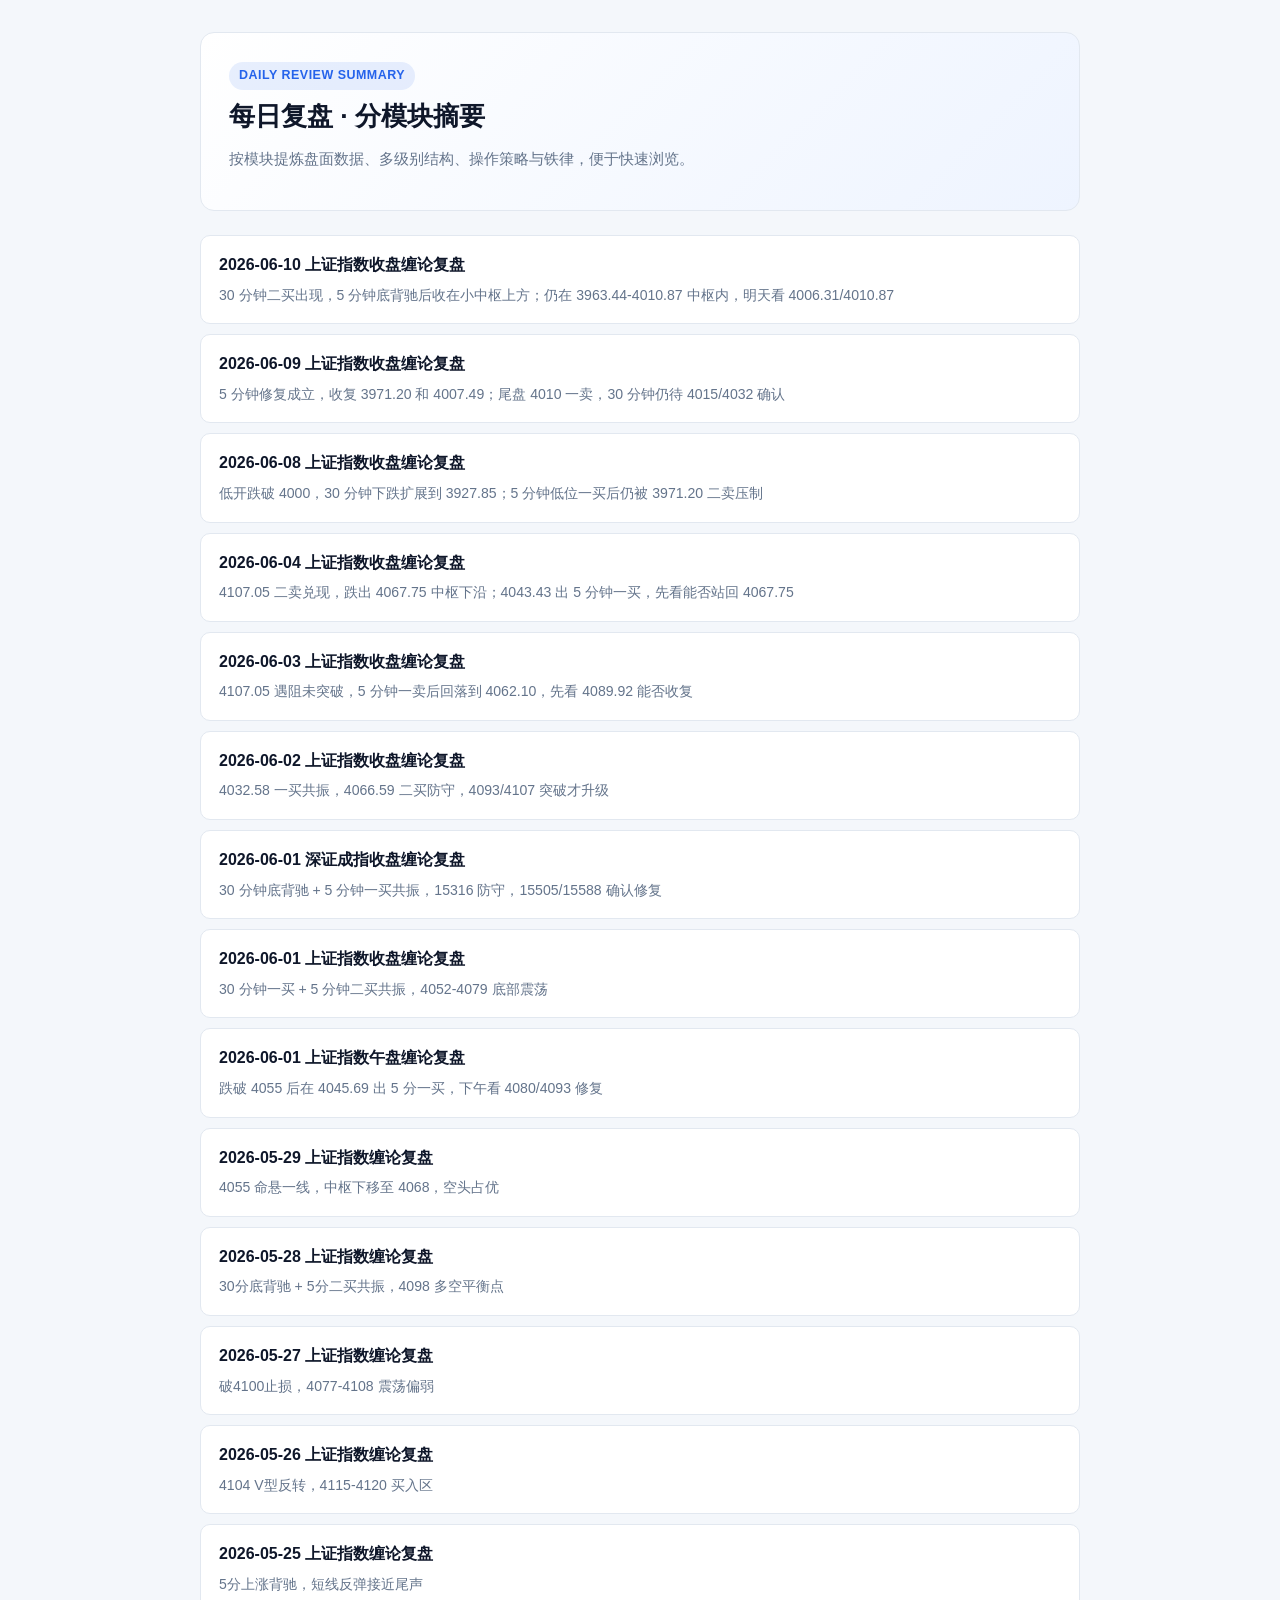
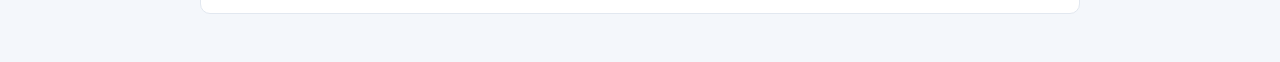
<file: public/daily-review-summaries/index.html>
<!DOCTYPE html>
<html lang="zh-CN">
<head>
  <meta charset="UTF-8">
  <meta name="viewport" content="width=device-width, initial-scale=1.0">
  <title>每日复盘 · 分模块摘要</title>
  <link rel="stylesheet" href="summary.css">
</head>
<body>
  <main class="page">
    <section class="hero">
      <div class="badge">Daily Review Summary</div>
      <h1>每日复盘 · 分模块摘要</h1>
      <p class="meta">按模块提炼盘面数据、多级别结构、操作策略与铁律，便于快速浏览。</p>
    </section>

    <nav class="index-list" aria-label="复盘摘要列表">
      <a class="index-item" href="2026-06-10-上证指数收盘缠论复盘-summary.html">
        <strong>2026-06-10 上证指数收盘缠论复盘</strong>
        <span>30 分钟二买出现，5 分钟底背驰后收在小中枢上方；仍在 3963.44-4010.87 中枢内，明天看 4006.31/4010.87</span>
      </a>
      <a class="index-item" href="2026-06-09-上证指数收盘缠论复盘-summary.html">
        <strong>2026-06-09 上证指数收盘缠论复盘</strong>
        <span>5 分钟修复成立，收复 3971.20 和 4007.49；尾盘 4010 一卖，30 分钟仍待 4015/4032 确认</span>
      </a>
      <a class="index-item" href="2026-06-08-上证指数收盘缠论复盘-summary.html">
        <strong>2026-06-08 上证指数收盘缠论复盘</strong>
        <span>低开跌破 4000，30 分钟下跌扩展到 3927.85；5 分钟低位一买后仍被 3971.20 二卖压制</span>
      </a>
      <a class="index-item" href="2026-06-04-上证指数收盘缠论复盘-summary.html">
        <strong>2026-06-04 上证指数收盘缠论复盘</strong>
        <span>4107.05 二卖兑现，跌出 4067.75 中枢下沿；4043.43 出 5 分钟一买，先看能否站回 4067.75</span>
      </a>
      <a class="index-item" href="2026-06-03-上证指数收盘缠论复盘-summary.html">
        <strong>2026-06-03 上证指数收盘缠论复盘</strong>
        <span>4107.05 遇阻未突破，5 分钟一卖后回落到 4062.10，先看 4089.92 能否收复</span>
      </a>
      <a class="index-item" href="2026-06-02-上证指数收盘缠论复盘-summary.html">
        <strong>2026-06-02 上证指数收盘缠论复盘</strong>
        <span>4032.58 一买共振，4066.59 二买防守，4093/4107 突破才升级</span>
      </a>
      <a class="index-item" href="2026-06-01-深证成指收盘缠论复盘-summary.html">
        <strong>2026-06-01 深证成指收盘缠论复盘</strong>
        <span>30 分钟底背驰 + 5 分钟一买共振，15316 防守，15505/15588 确认修复</span>
      </a>
      <a class="index-item" href="2026-06-01-上证指数收盘缠论复盘-summary.html">
        <strong>2026-06-01 上证指数收盘缠论复盘</strong>
        <span>30 分钟一买 + 5 分钟二买共振，4052-4079 底部震荡</span>
      </a>
      <a class="index-item" href="2026-06-01-上证指数午盘缠论复盘-summary.html">
        <strong>2026-06-01 上证指数午盘缠论复盘</strong>
        <span>跌破 4055 后在 4045.69 出 5 分一买，下午看 4080/4093 修复</span>
      </a>
      <a class="index-item" href="2026-05-29-shanghai-index-chan-review-summary.html">
        <strong>2026-05-29 上证指数缠论复盘</strong>
        <span>4055 命悬一线，中枢下移至 4068，空头占优</span>
      </a>
      <a class="index-item" href="2026-05-28-shanghai-index-chan-review-summary.html">
        <strong>2026-05-28 上证指数缠论复盘</strong>
        <span>30分底背驰 + 5分二买共振，4098 多空平衡点</span>
      </a>
      <a class="index-item" href="2026-05-27-shanghai-index-chan-review-summary.html">
        <strong>2026-05-27 上证指数缠论复盘</strong>
        <span>破4100止损，4077-4108 震荡偏弱</span>
      </a>
      <a class="index-item" href="2026-05-26-shanghai-index-chan-review-summary.html">
        <strong>2026-05-26 上证指数缠论复盘</strong>
        <span>4104 V型反转，4115-4120 买入区</span>
      </a>
      <a class="index-item" href="2026-05-25-shanghai-index-chan-review-summary.html">
        <strong>2026-05-25 上证指数缠论复盘</strong>
        <span>5分上涨背驰，短线反弹接近尾声</span>
      </a>
    </nav>
  </main>
</body>
</html>
</file>
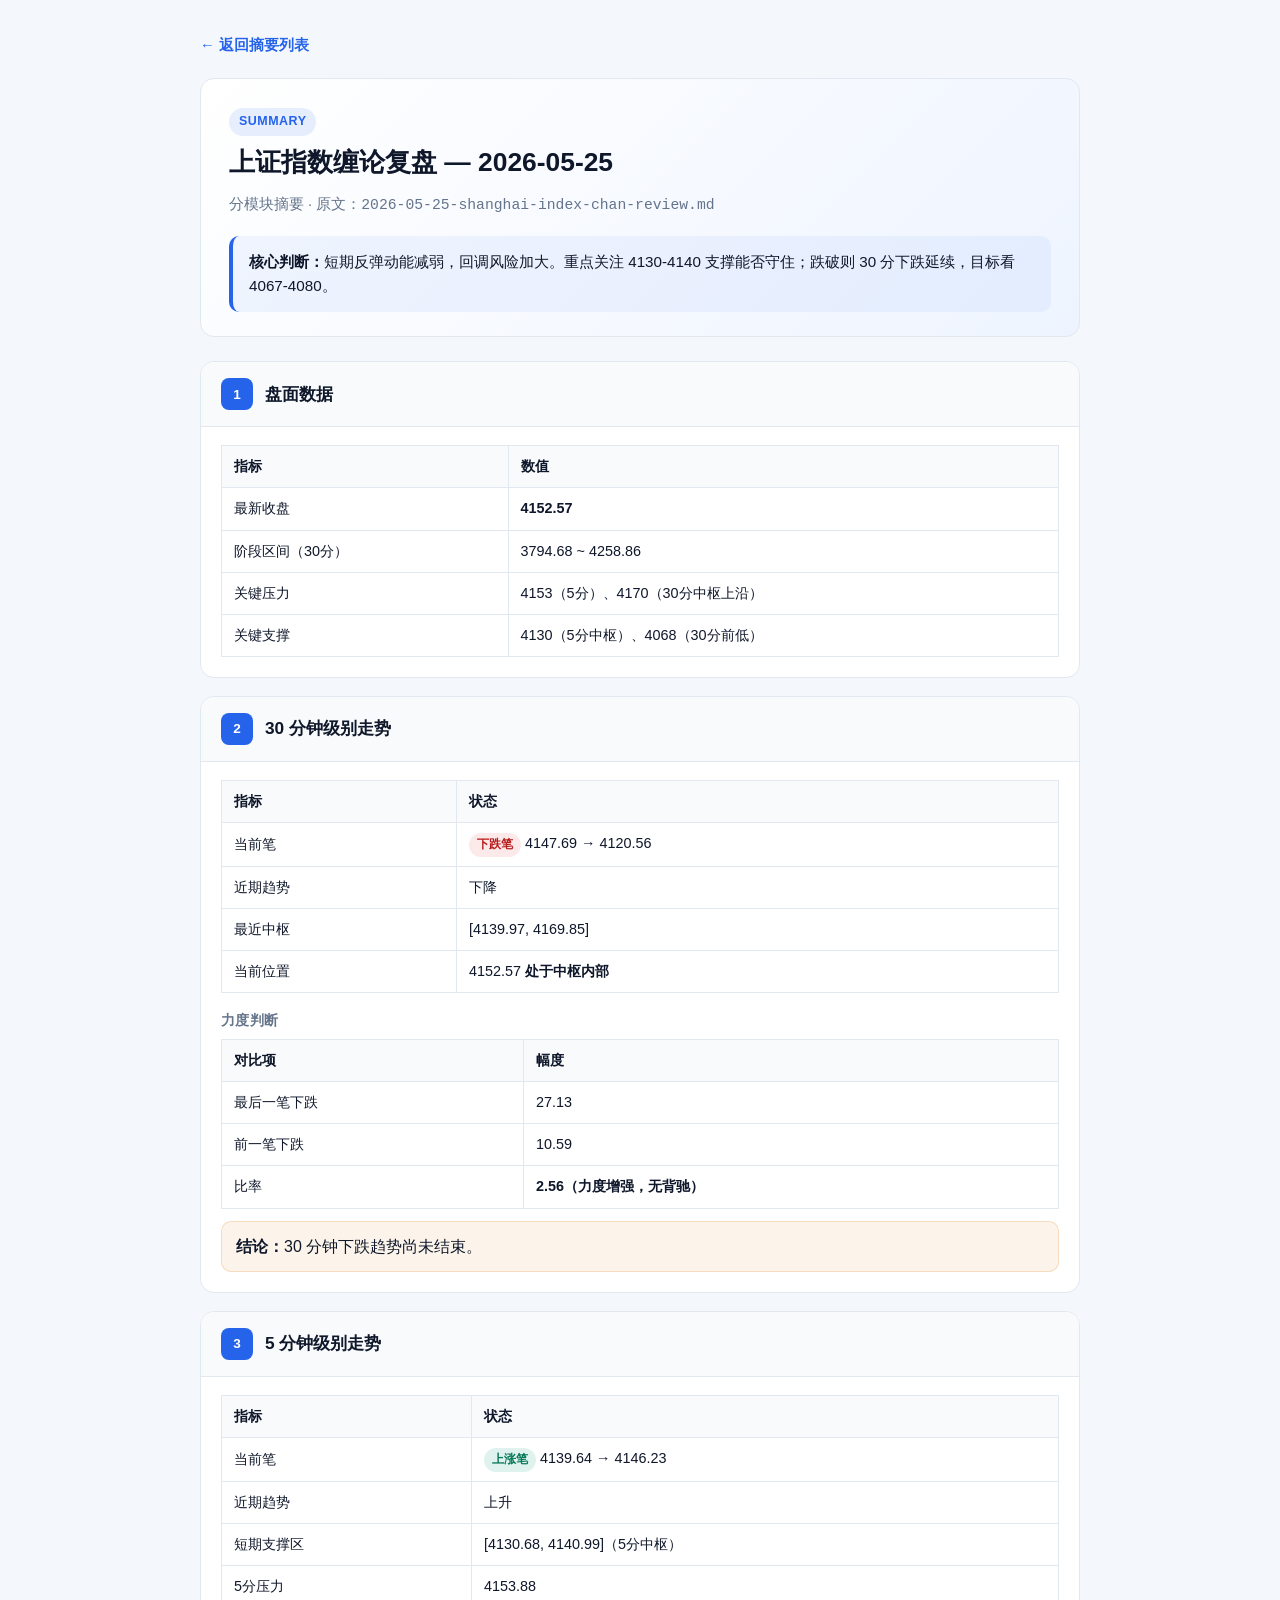
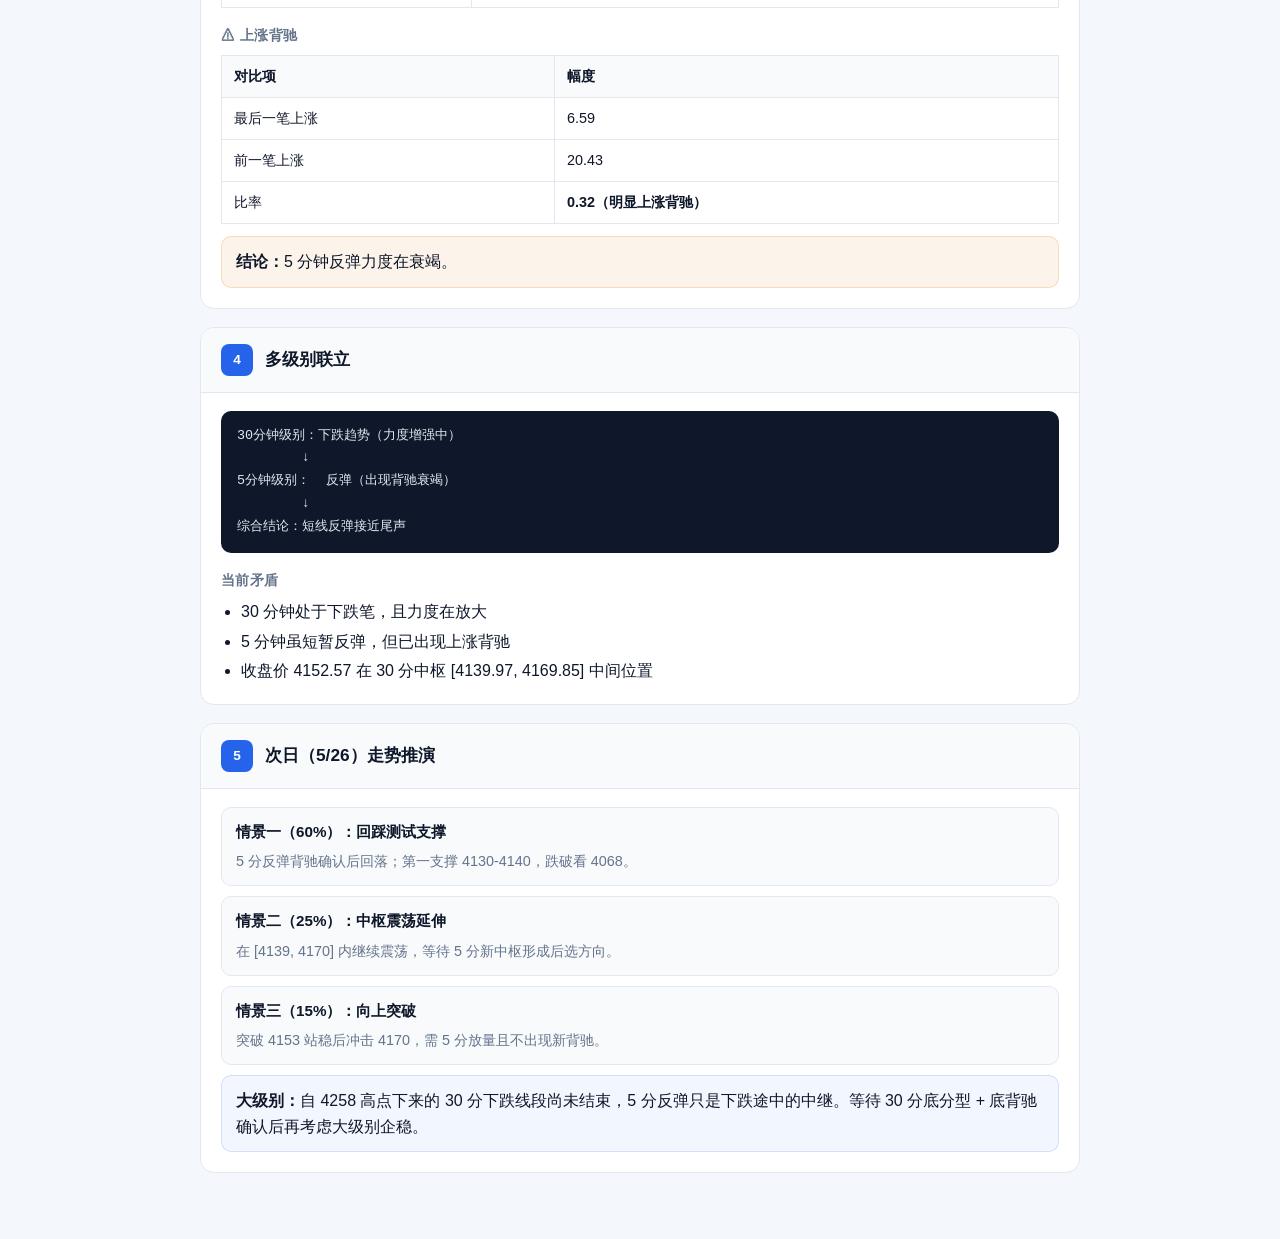
<file: public/daily-review-summaries/2026-05-25-shanghai-index-chan-review-summary.html>
<!DOCTYPE html>
<html lang="zh-CN">
<head>
  <meta charset="UTF-8">
  <meta name="viewport" content="width=device-width, initial-scale=1.0">
  <title>2026-05-25 上证指数 · 分模块摘要</title>
  <link rel="stylesheet" href="summary.css">
</head>
<body>
  <main class="page">
    <a class="back-link" href="index.html">← 返回摘要列表</a>

    <header class="hero">
      <div class="badge">Summary</div>
      <h1>上证指数缠论复盘 — 2026-05-25</h1>
      <p class="meta">分模块摘要 · 原文：<code>2026-05-25-shanghai-index-chan-review.md</code></p>
      <p class="one-liner"><strong>核心判断：</strong>短期反弹动能减弱，回调风险加大。重点关注 4130-4140 支撑能否守住；跌破则 30 分下跌延续，目标看 4067-4080。</p>
    </header>

    <section class="module">
      <div class="module-head"><span class="module-num">1</span><h2>盘面数据</h2></div>
      <div class="module-body">
        <table class="data-table">
          <tr><th>指标</th><th>数值</th></tr>
          <tr><td>最新收盘</td><td><strong>4152.57</strong></td></tr>
          <tr><td>阶段区间（30分）</td><td>3794.68 ~ 4258.86</td></tr>
          <tr><td>关键压力</td><td>4153（5分）、4170（30分中枢上沿）</td></tr>
          <tr><td>关键支撑</td><td>4130（5分中枢）、4068（30分前低）</td></tr>
        </table>
      </div>
    </section>

    <section class="module">
      <div class="module-head"><span class="module-num">2</span><h2>30 分钟级别走势</h2></div>
      <div class="module-body">
        <table class="data-table">
          <tr><th>指标</th><th>状态</th></tr>
          <tr><td>当前笔</td><td><span class="tag bear">下跌笔</span> 4147.69 → 4120.56</td></tr>
          <tr><td>近期趋势</td><td>下降</td></tr>
          <tr><td>最近中枢</td><td>[4139.97, 4169.85]</td></tr>
          <tr><td>当前位置</td><td>4152.57 <strong>处于中枢内部</strong></td></tr>
        </table>
        <div class="subhead">力度判断</div>
        <table class="data-table">
          <tr><th>对比项</th><th>幅度</th></tr>
          <tr><td>最后一笔下跌</td><td>27.13</td></tr>
          <tr><td>前一笔下跌</td><td>10.59</td></tr>
          <tr><td>比率</td><td><strong>2.56（力度增强，无背驰）</strong></td></tr>
        </table>
        <div class="callout warn"><strong>结论：</strong>30 分钟下跌趋势尚未结束。</div>
      </div>
    </section>

    <section class="module">
      <div class="module-head"><span class="module-num">3</span><h2>5 分钟级别走势</h2></div>
      <div class="module-body">
        <table class="data-table">
          <tr><th>指标</th><th>状态</th></tr>
          <tr><td>当前笔</td><td><span class="tag bull">上涨笔</span> 4139.64 → 4146.23</td></tr>
          <tr><td>近期趋势</td><td>上升</td></tr>
          <tr><td>短期支撑区</td><td>[4130.68, 4140.99]（5分中枢）</td></tr>
          <tr><td>5分压力</td><td>4153.88</td></tr>
        </table>
        <div class="subhead">⚠ 上涨背驰</div>
        <table class="data-table">
          <tr><th>对比项</th><th>幅度</th></tr>
          <tr><td>最后一笔上涨</td><td>6.59</td></tr>
          <tr><td>前一笔上涨</td><td>20.43</td></tr>
          <tr><td>比率</td><td><strong>0.32（明显上涨背驰）</strong></td></tr>
        </table>
        <div class="callout warn"><strong>结论：</strong>5 分钟反弹力度在衰竭。</div>
      </div>
    </section>

    <section class="module">
      <div class="module-head"><span class="module-num">4</span><h2>多级别联立</h2></div>
      <div class="module-body">
        <div class="flow">30分钟级别：下跌趋势（力度增强中）
        ↓
5分钟级别：  反弹（出现背驰衰竭）
        ↓
综合结论：短线反弹接近尾声</div>
        <div class="subhead">当前矛盾</div>
        <ul>
          <li>30 分钟处于下跌笔，且力度在放大</li>
          <li>5 分钟虽短暂反弹，但已出现上涨背驰</li>
          <li>收盘价 4152.57 在 30 分中枢 [4139.97, 4169.85] 中间位置</li>
        </ul>
      </div>
    </section>

    <section class="module">
      <div class="module-head"><span class="module-num">5</span><h2>次日（5/26）走势推演</h2></div>
      <div class="module-body">
        <div class="scenario">
          <h4>情景一（60%）：回踩测试支撑</h4>
          <p>5 分反弹背驰确认后回落；第一支撑 4130-4140，跌破看 4068。</p>
        </div>
        <div class="scenario">
          <h4>情景二（25%）：中枢震荡延伸</h4>
          <p>在 [4139, 4170] 内继续震荡，等待 5 分新中枢形成后选方向。</p>
        </div>
        <div class="scenario">
          <h4>情景三（15%）：向上突破</h4>
          <p>突破 4153 站稳后冲击 4170，需 5 分放量且不出现新背驰。</p>
        </div>
        <div class="callout">
          <strong>大级别：</strong>自 4258 高点下来的 30 分下跌线段尚未结束，5 分反弹只是下跌途中的中继。等待 30 分底分型 + 底背驰确认后再考虑大级别企稳。
        </div>
      </div>
    </section>
  </main>
</body>
</html>
</file>
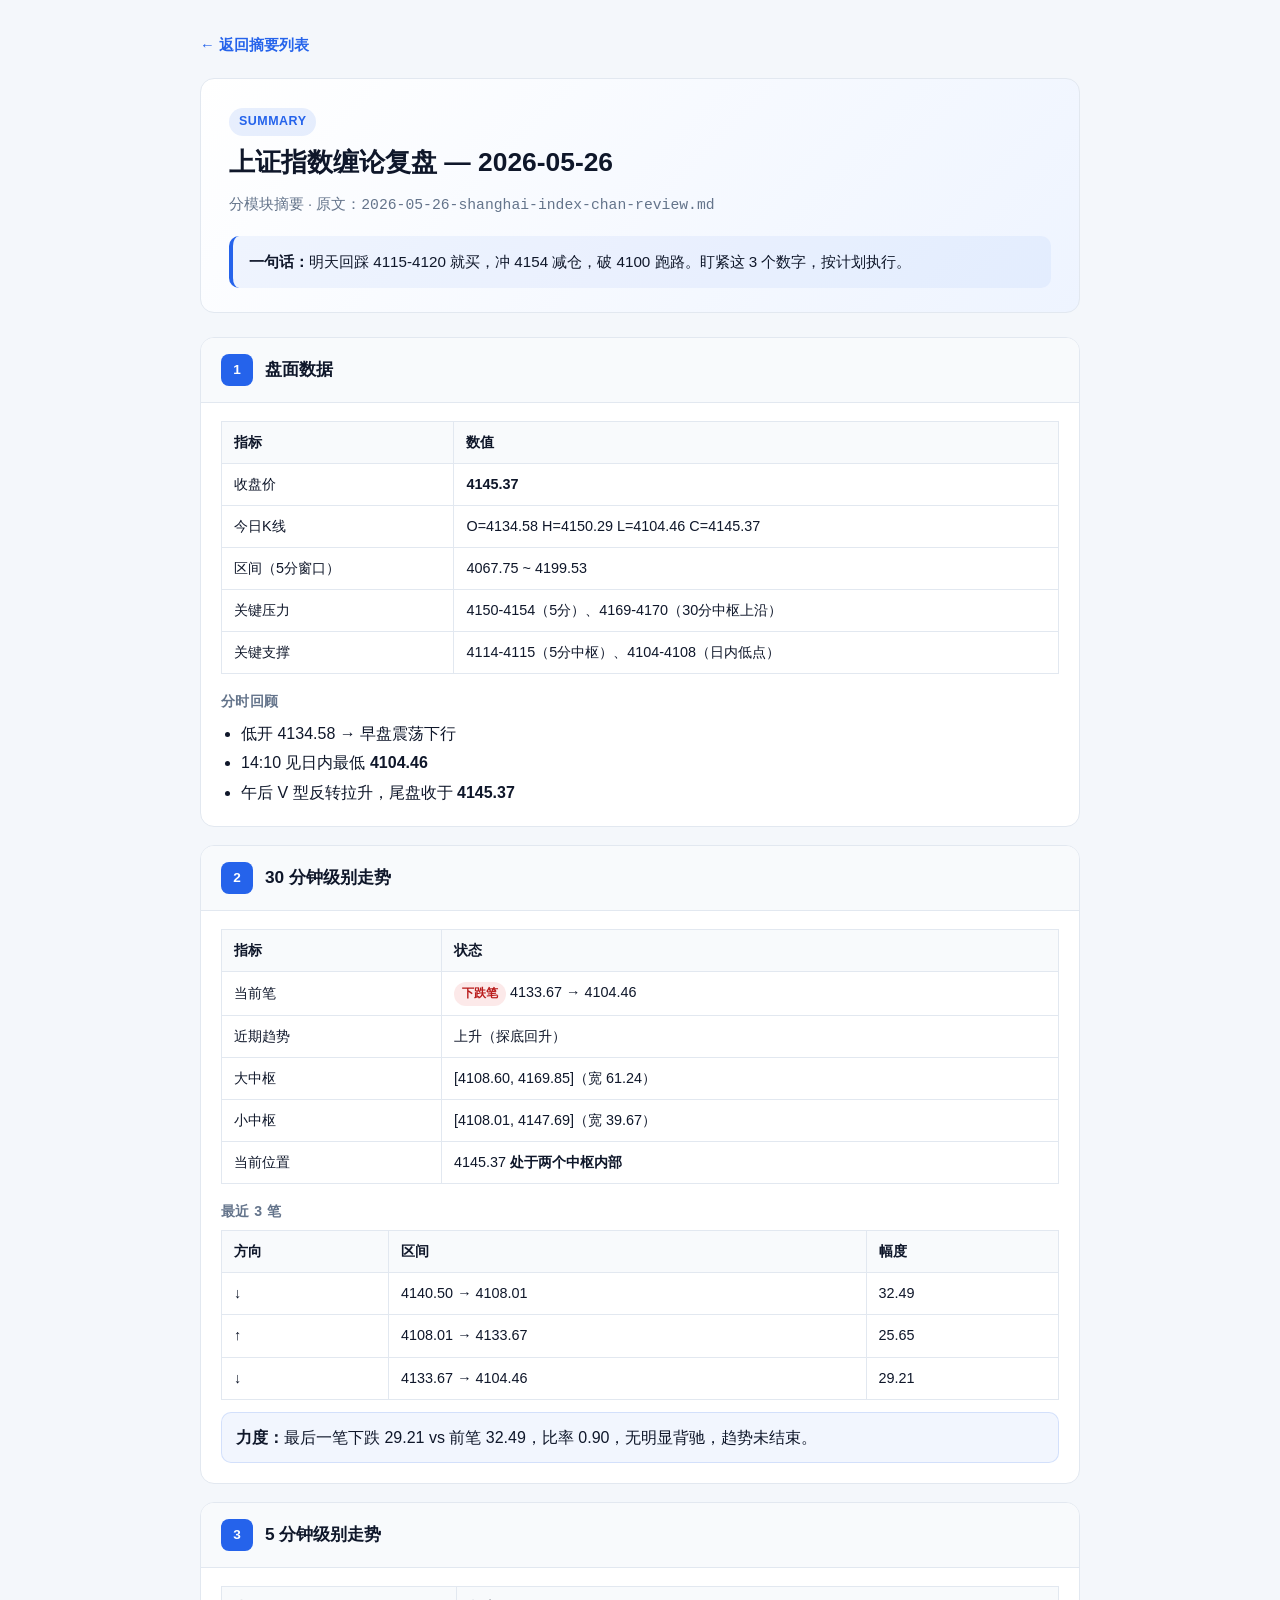
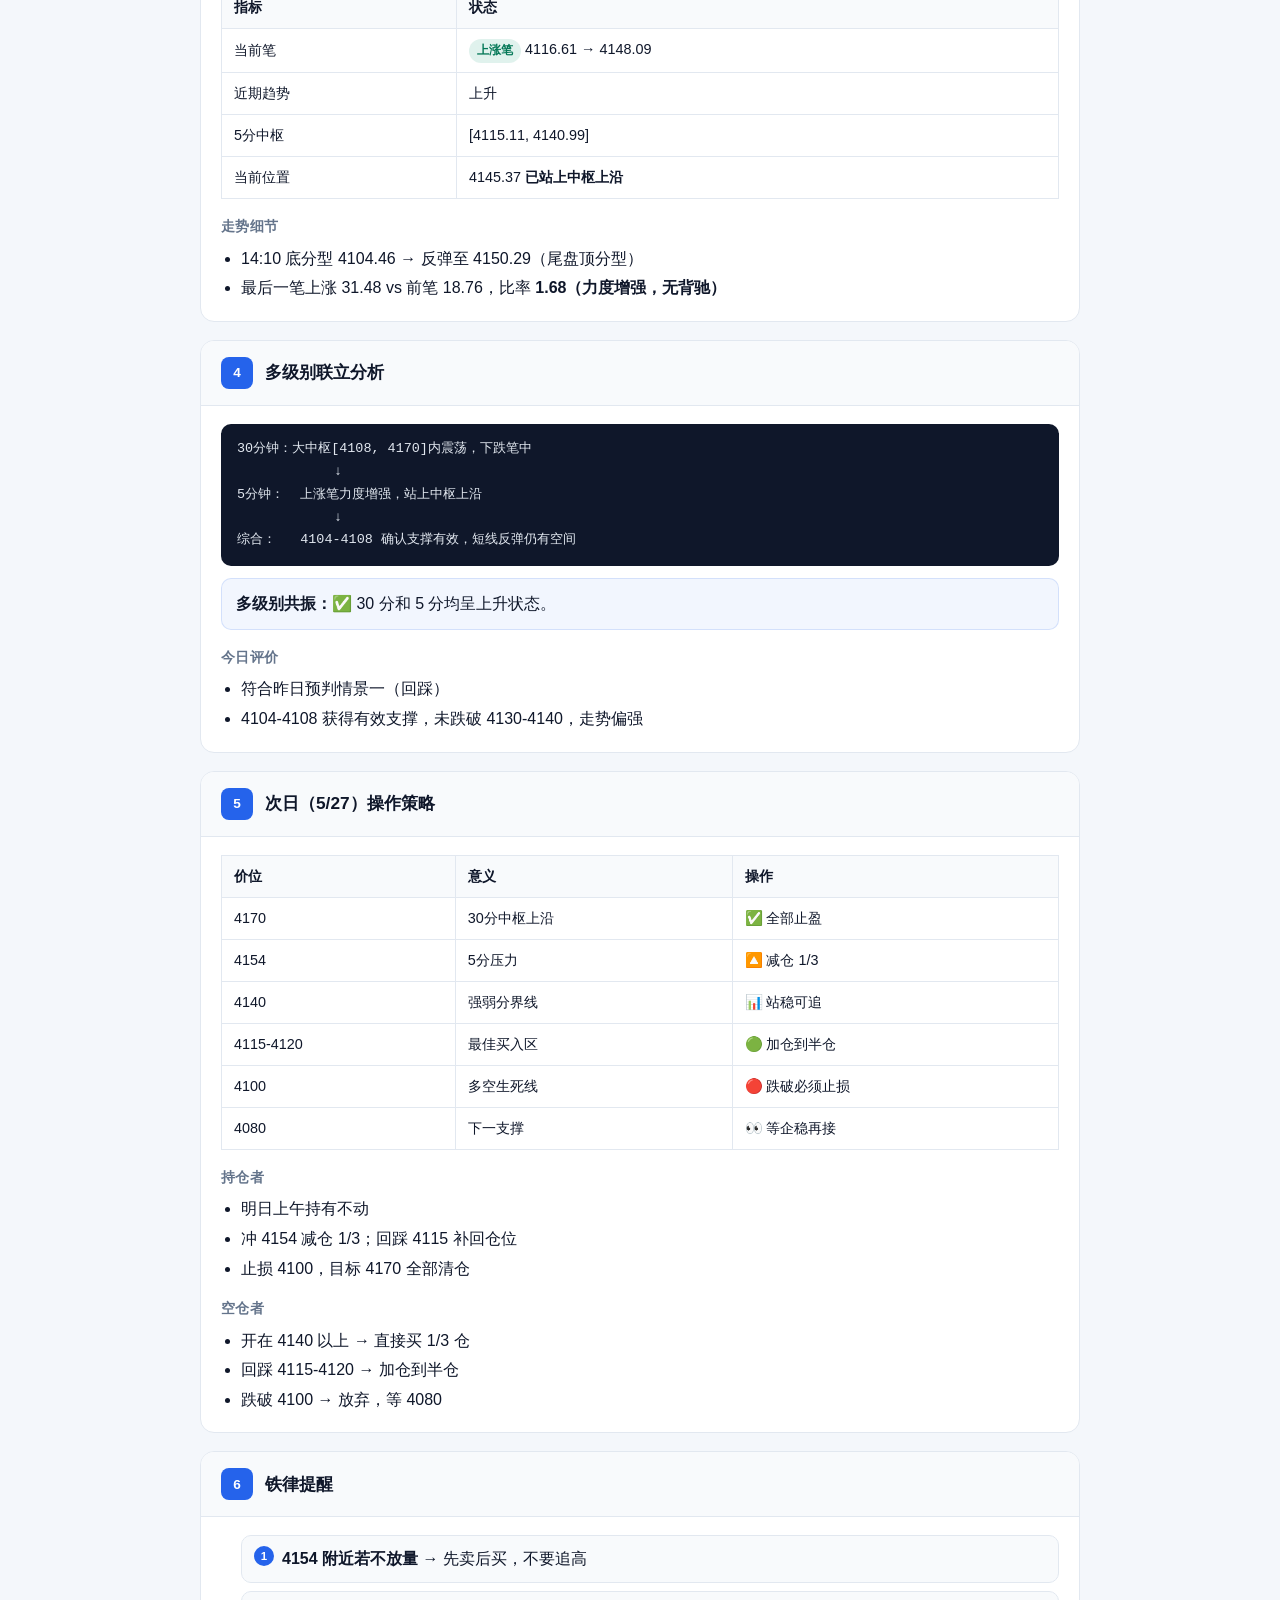
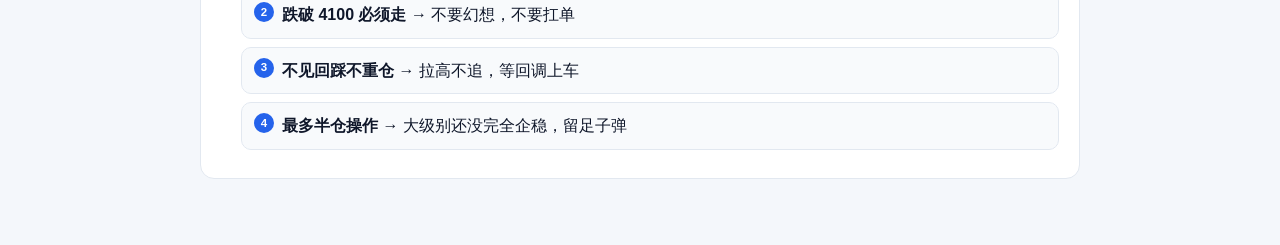
<file: public/daily-review-summaries/2026-05-26-shanghai-index-chan-review-summary.html>
<!DOCTYPE html>
<html lang="zh-CN">
<head>
  <meta charset="UTF-8">
  <meta name="viewport" content="width=device-width, initial-scale=1.0">
  <title>2026-05-26 上证指数 · 分模块摘要</title>
  <link rel="stylesheet" href="summary.css">
</head>
<body>
  <main class="page">
    <a class="back-link" href="index.html">← 返回摘要列表</a>

    <header class="hero">
      <div class="badge">Summary</div>
      <h1>上证指数缠论复盘 — 2026-05-26</h1>
      <p class="meta">分模块摘要 · 原文：<code>2026-05-26-shanghai-index-chan-review.md</code></p>
      <p class="one-liner"><strong>一句话：</strong>明天回踩 4115-4120 就买，冲 4154 减仓，破 4100 跑路。盯紧这 3 个数字，按计划执行。</p>
    </header>

    <section class="module">
      <div class="module-head"><span class="module-num">1</span><h2>盘面数据</h2></div>
      <div class="module-body">
        <table class="data-table">
          <tr><th>指标</th><th>数值</th></tr>
          <tr><td>收盘价</td><td><strong>4145.37</strong></td></tr>
          <tr><td>今日K线</td><td>O=4134.58 H=4150.29 L=4104.46 C=4145.37</td></tr>
          <tr><td>区间（5分窗口）</td><td>4067.75 ~ 4199.53</td></tr>
          <tr><td>关键压力</td><td>4150-4154（5分）、4169-4170（30分中枢上沿）</td></tr>
          <tr><td>关键支撑</td><td>4114-4115（5分中枢）、4104-4108（日内低点）</td></tr>
        </table>
        <div class="subhead">分时回顾</div>
        <ul>
          <li>低开 4134.58 → 早盘震荡下行</li>
          <li>14:10 见日内最低 <strong>4104.46</strong></li>
          <li>午后 V 型反转拉升，尾盘收于 <strong>4145.37</strong></li>
        </ul>
      </div>
    </section>

    <section class="module">
      <div class="module-head"><span class="module-num">2</span><h2>30 分钟级别走势</h2></div>
      <div class="module-body">
        <table class="data-table">
          <tr><th>指标</th><th>状态</th></tr>
          <tr><td>当前笔</td><td><span class="tag bear">下跌笔</span> 4133.67 → 4104.46</td></tr>
          <tr><td>近期趋势</td><td>上升（探底回升）</td></tr>
          <tr><td>大中枢</td><td>[4108.60, 4169.85]（宽 61.24）</td></tr>
          <tr><td>小中枢</td><td>[4108.01, 4147.69]（宽 39.67）</td></tr>
          <tr><td>当前位置</td><td>4145.37 <strong>处于两个中枢内部</strong></td></tr>
        </table>
        <div class="subhead">最近 3 笔</div>
        <table class="data-table">
          <tr><th>方向</th><th>区间</th><th>幅度</th></tr>
          <tr><td>↓</td><td>4140.50 → 4108.01</td><td>32.49</td></tr>
          <tr><td>↑</td><td>4108.01 → 4133.67</td><td>25.65</td></tr>
          <tr><td>↓</td><td>4133.67 → 4104.46</td><td>29.21</td></tr>
        </table>
        <div class="callout"><strong>力度：</strong>最后一笔下跌 29.21 vs 前笔 32.49，比率 0.90，无明显背驰，趋势未结束。</div>
      </div>
    </section>

    <section class="module">
      <div class="module-head"><span class="module-num">3</span><h2>5 分钟级别走势</h2></div>
      <div class="module-body">
        <table class="data-table">
          <tr><th>指标</th><th>状态</th></tr>
          <tr><td>当前笔</td><td><span class="tag bull">上涨笔</span> 4116.61 → 4148.09</td></tr>
          <tr><td>近期趋势</td><td>上升</td></tr>
          <tr><td>5分中枢</td><td>[4115.11, 4140.99]</td></tr>
          <tr><td>当前位置</td><td>4145.37 <strong>已站上中枢上沿</strong></td></tr>
        </table>
        <div class="subhead">走势细节</div>
        <ul>
          <li>14:10 底分型 4104.46 → 反弹至 4150.29（尾盘顶分型）</li>
          <li>最后一笔上涨 31.48 vs 前笔 18.76，比率 <strong>1.68（力度增强，无背驰）</strong></li>
        </ul>
      </div>
    </section>

    <section class="module">
      <div class="module-head"><span class="module-num">4</span><h2>多级别联立分析</h2></div>
      <div class="module-body">
        <div class="flow">30分钟：大中枢[4108, 4170]内震荡，下跌笔中
            ↓
5分钟：  上涨笔力度增强，站上中枢上沿
            ↓
综合：   4104-4108 确认支撑有效，短线反弹仍有空间</div>
        <div class="callout"><strong>多级别共振：</strong>✅ 30 分和 5 分均呈上升状态。</div>
        <div class="subhead">今日评价</div>
        <ul>
          <li>符合昨日预判情景一（回踩）</li>
          <li>4104-4108 获得有效支撑，未跌破 4130-4140，走势偏强</li>
        </ul>
      </div>
    </section>

    <section class="module">
      <div class="module-head"><span class="module-num">5</span><h2>次日（5/27）操作策略</h2></div>
      <div class="module-body">
        <table class="data-table">
          <tr><th>价位</th><th>意义</th><th>操作</th></tr>
          <tr><td>4170</td><td>30分中枢上沿</td><td>✅ 全部止盈</td></tr>
          <tr><td>4154</td><td>5分压力</td><td>🔼 减仓 1/3</td></tr>
          <tr><td>4140</td><td>强弱分界线</td><td>📊 站稳可追</td></tr>
          <tr><td>4115-4120</td><td>最佳买入区</td><td>🟢 加仓到半仓</td></tr>
          <tr><td>4100</td><td>多空生死线</td><td>🔴 跌破必须止损</td></tr>
          <tr><td>4080</td><td>下一支撑</td><td>👀 等企稳再接</td></tr>
        </table>
        <div class="subhead">持仓者</div>
        <ul>
          <li>明日上午持有不动</li>
          <li>冲 4154 减仓 1/3；回踩 4115 补回仓位</li>
          <li>止损 4100，目标 4170 全部清仓</li>
        </ul>
        <div class="subhead">空仓者</div>
        <ul>
          <li>开在 4140 以上 → 直接买 1/3 仓</li>
          <li>回踩 4115-4120 → 加仓到半仓</li>
          <li>跌破 4100 → 放弃，等 4080</li>
        </ul>
      </div>
    </section>

    <section class="module">
      <div class="module-head"><span class="module-num">6</span><h2>铁律提醒</h2></div>
      <div class="module-body">
        <ol class="rules">
          <li><strong>4154 附近若不放量</strong> → 先卖后买，不要追高</li>
          <li><strong>跌破 4100 必须走</strong> → 不要幻想，不要扛单</li>
          <li><strong>不见回踩不重仓</strong> → 拉高不追，等回调上车</li>
          <li><strong>最多半仓操作</strong> → 大级别还没完全企稳，留足子弹</li>
        </ol>
      </div>
    </section>
  </main>
</body>
</html>
</file>
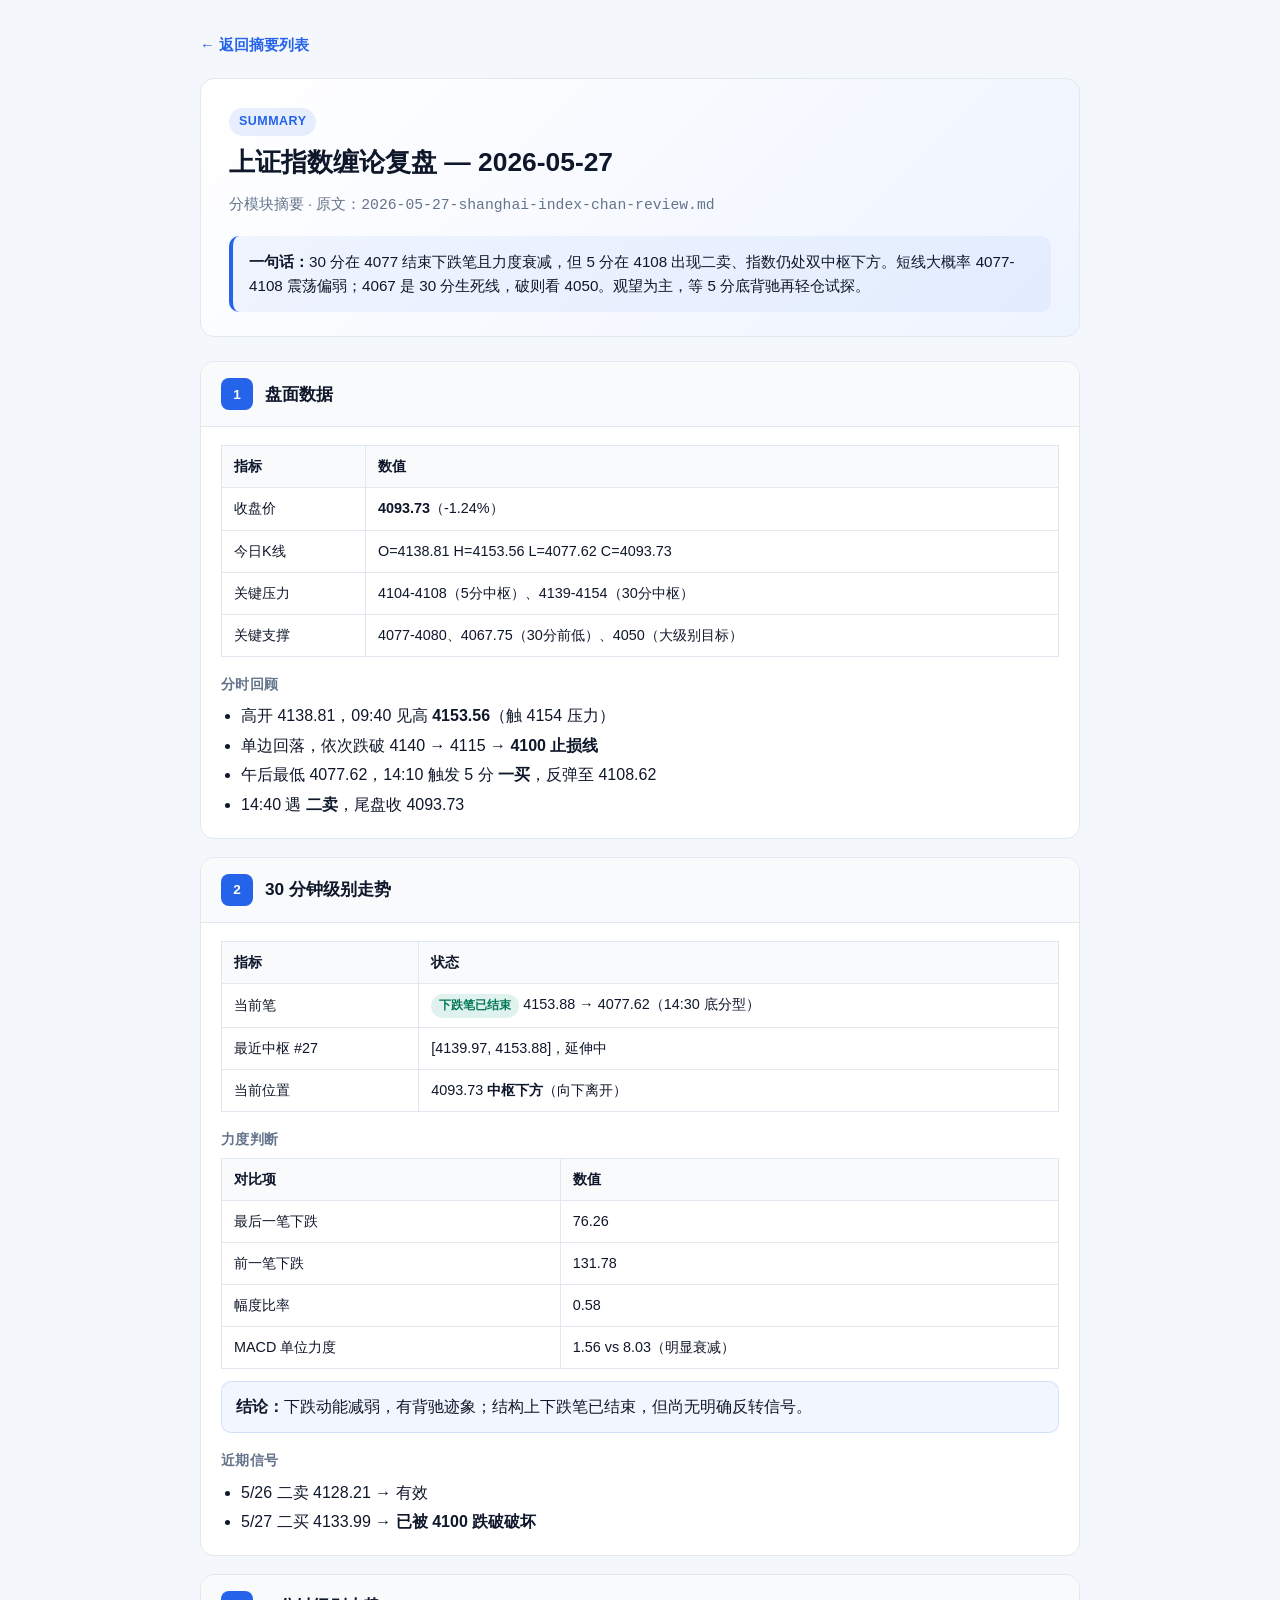
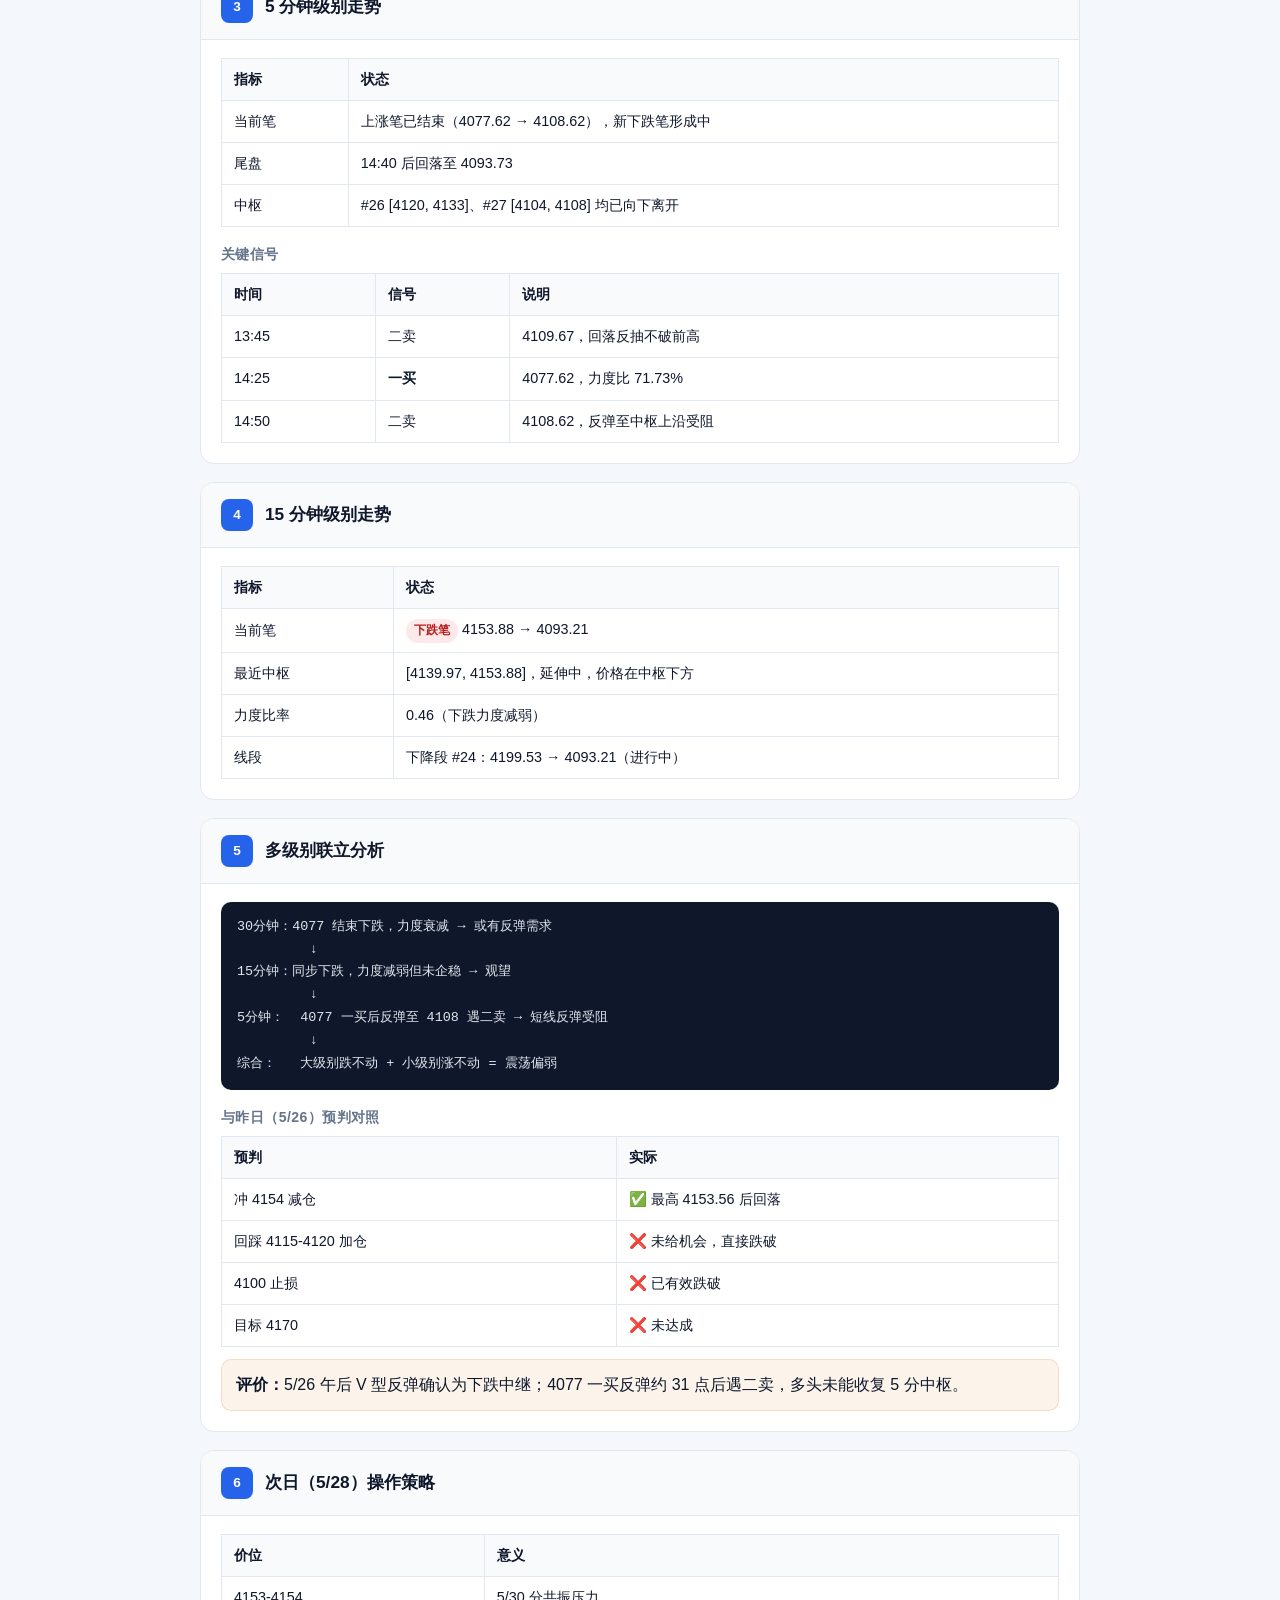
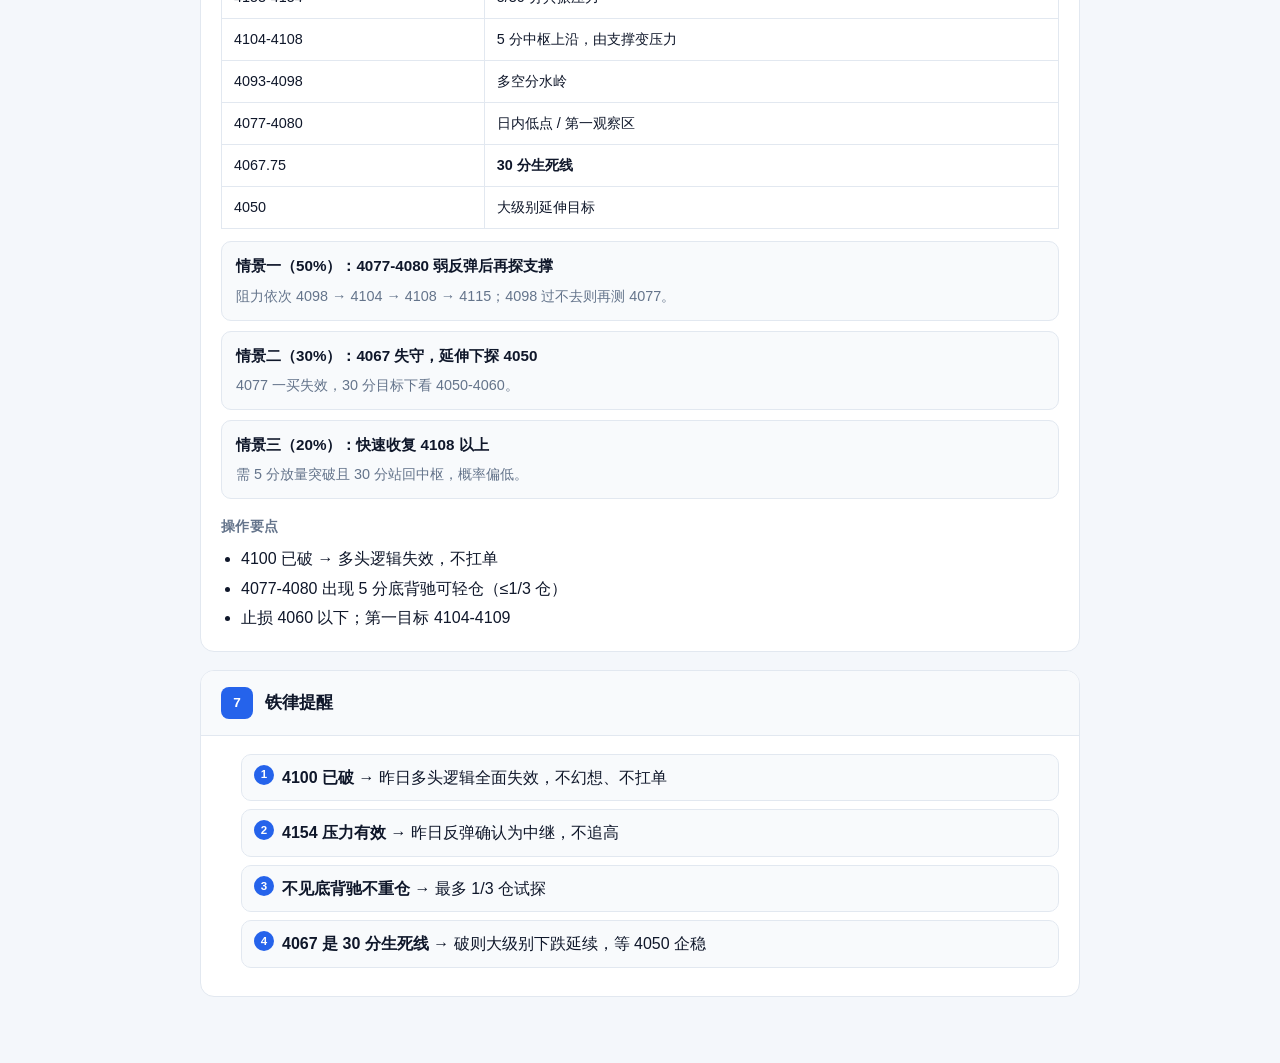
<file: public/daily-review-summaries/2026-05-27-shanghai-index-chan-review-summary.html>
<!DOCTYPE html>
<html lang="zh-CN">
<head>
  <meta charset="UTF-8">
  <meta name="viewport" content="width=device-width, initial-scale=1.0">
  <title>2026-05-27 上证指数 · 分模块摘要</title>
  <link rel="stylesheet" href="summary.css">
</head>
<body>
  <main class="page">
    <a class="back-link" href="index.html">← 返回摘要列表</a>

    <header class="hero">
      <div class="badge">Summary</div>
      <h1>上证指数缠论复盘 — 2026-05-27</h1>
      <p class="meta">分模块摘要 · 原文：<code>2026-05-27-shanghai-index-chan-review.md</code></p>
      <p class="one-liner"><strong>一句话：</strong>30 分在 4077 结束下跌笔且力度衰减，但 5 分在 4108 出现二卖、指数仍处双中枢下方。短线大概率 4077-4108 震荡偏弱；4067 是 30 分生死线，破则看 4050。观望为主，等 5 分底背驰再轻仓试探。</p>
    </header>

    <section class="module">
      <div class="module-head"><span class="module-num">1</span><h2>盘面数据</h2></div>
      <div class="module-body">
        <table class="data-table">
          <tr><th>指标</th><th>数值</th></tr>
          <tr><td>收盘价</td><td><strong>4093.73</strong>（-1.24%）</td></tr>
          <tr><td>今日K线</td><td>O=4138.81 H=4153.56 L=4077.62 C=4093.73</td></tr>
          <tr><td>关键压力</td><td>4104-4108（5分中枢）、4139-4154（30分中枢）</td></tr>
          <tr><td>关键支撑</td><td>4077-4080、4067.75（30分前低）、4050（大级别目标）</td></tr>
        </table>
        <div class="subhead">分时回顾</div>
        <ul>
          <li>高开 4138.81，09:40 见高 <strong>4153.56</strong>（触 4154 压力）</li>
          <li>单边回落，依次跌破 4140 → 4115 → <strong>4100 止损线</strong></li>
          <li>午后最低 4077.62，14:10 触发 5 分 <strong>一买</strong>，反弹至 4108.62</li>
          <li>14:40 遇 <strong>二卖</strong>，尾盘收 4093.73</li>
        </ul>
      </div>
    </section>

    <section class="module">
      <div class="module-head"><span class="module-num">2</span><h2>30 分钟级别走势</h2></div>
      <div class="module-body">
        <table class="data-table">
          <tr><th>指标</th><th>状态</th></tr>
          <tr><td>当前笔</td><td><span class="tag bull">下跌笔已结束</span> 4153.88 → 4077.62（14:30 底分型）</td></tr>
          <tr><td>最近中枢 #27</td><td>[4139.97, 4153.88]，延伸中</td></tr>
          <tr><td>当前位置</td><td>4093.73 <strong>中枢下方</strong>（向下离开）</td></tr>
        </table>
        <div class="subhead">力度判断</div>
        <table class="data-table">
          <tr><th>对比项</th><th>数值</th></tr>
          <tr><td>最后一笔下跌</td><td>76.26</td></tr>
          <tr><td>前一笔下跌</td><td>131.78</td></tr>
          <tr><td>幅度比率</td><td>0.58</td></tr>
          <tr><td>MACD 单位力度</td><td>1.56 vs 8.03（明显衰减）</td></tr>
        </table>
        <div class="callout"><strong>结论：</strong>下跌动能减弱，有背驰迹象；结构上下跌笔已结束，但尚无明确反转信号。</div>
        <div class="subhead">近期信号</div>
        <ul>
          <li>5/26 二卖 4128.21 → 有效</li>
          <li>5/27 二买 4133.99 → <strong>已被 4100 跌破破坏</strong></li>
        </ul>
      </div>
    </section>

    <section class="module">
      <div class="module-head"><span class="module-num">3</span><h2>5 分钟级别走势</h2></div>
      <div class="module-body">
        <table class="data-table">
          <tr><th>指标</th><th>状态</th></tr>
          <tr><td>当前笔</td><td>上涨笔已结束（4077.62 → 4108.62），新下跌笔形成中</td></tr>
          <tr><td>尾盘</td><td>14:40 后回落至 4093.73</td></tr>
          <tr><td>中枢</td><td>#26 [4120, 4133]、#27 [4104, 4108] 均已向下离开</td></tr>
        </table>
        <div class="subhead">关键信号</div>
        <table class="data-table">
          <tr><th>时间</th><th>信号</th><th>说明</th></tr>
          <tr><td>13:45</td><td>二卖</td><td>4109.67，回落反抽不破前高</td></tr>
          <tr><td>14:25</td><td><strong>一买</strong></td><td>4077.62，力度比 71.73%</td></tr>
          <tr><td>14:50</td><td>二卖</td><td>4108.62，反弹至中枢上沿受阻</td></tr>
        </table>
      </div>
    </section>

    <section class="module">
      <div class="module-head"><span class="module-num">4</span><h2>15 分钟级别走势</h2></div>
      <div class="module-body">
        <table class="data-table">
          <tr><th>指标</th><th>状态</th></tr>
          <tr><td>当前笔</td><td><span class="tag bear">下跌笔</span> 4153.88 → 4093.21</td></tr>
          <tr><td>最近中枢</td><td>[4139.97, 4153.88]，延伸中，价格在中枢下方</td></tr>
          <tr><td>力度比率</td><td>0.46（下跌力度减弱）</td></tr>
          <tr><td>线段</td><td>下降段 #24：4199.53 → 4093.21（进行中）</td></tr>
        </table>
      </div>
    </section>

    <section class="module">
      <div class="module-head"><span class="module-num">5</span><h2>多级别联立分析</h2></div>
      <div class="module-body">
        <div class="flow">30分钟：4077 结束下跌，力度衰减 → 或有反弹需求
         ↓
15分钟：同步下跌，力度减弱但未企稳 → 观望
         ↓
5分钟：  4077 一买后反弹至 4108 遇二卖 → 短线反弹受阻
         ↓
综合：   大级别跌不动 + 小级别涨不动 = 震荡偏弱</div>
        <div class="subhead">与昨日（5/26）预判对照</div>
        <table class="data-table">
          <tr><th>预判</th><th>实际</th></tr>
          <tr><td>冲 4154 减仓</td><td>✅ 最高 4153.56 后回落</td></tr>
          <tr><td>回踩 4115-4120 加仓</td><td>❌ 未给机会，直接跌破</td></tr>
          <tr><td>4100 止损</td><td>❌ 已有效跌破</td></tr>
          <tr><td>目标 4170</td><td>❌ 未达成</td></tr>
        </table>
        <div class="callout warn"><strong>评价：</strong>5/26 午后 V 型反弹确认为下跌中继；4077 一买反弹约 31 点后遇二卖，多头未能收复 5 分中枢。</div>
      </div>
    </section>

    <section class="module">
      <div class="module-head"><span class="module-num">6</span><h2>次日（5/28）操作策略</h2></div>
      <div class="module-body">
        <table class="data-table">
          <tr><th>价位</th><th>意义</th></tr>
          <tr><td>4153-4154</td><td>5/30 分共振压力</td></tr>
          <tr><td>4104-4108</td><td>5 分中枢上沿，由支撑变压力</td></tr>
          <tr><td>4093-4098</td><td>多空分水岭</td></tr>
          <tr><td>4077-4080</td><td>日内低点 / 第一观察区</td></tr>
          <tr><td>4067.75</td><td><strong>30 分生死线</strong></td></tr>
          <tr><td>4050</td><td>大级别延伸目标</td></tr>
        </table>
        <div class="scenario">
          <h4>情景一（50%）：4077-4080 弱反弹后再探支撑</h4>
          <p>阻力依次 4098 → 4104 → 4108 → 4115；4098 过不去则再测 4077。</p>
        </div>
        <div class="scenario">
          <h4>情景二（30%）：4067 失守，延伸下探 4050</h4>
          <p>4077 一买失效，30 分目标下看 4050-4060。</p>
        </div>
        <div class="scenario">
          <h4>情景三（20%）：快速收复 4108 以上</h4>
          <p>需 5 分放量突破且 30 分站回中枢，概率偏低。</p>
        </div>
        <div class="subhead">操作要点</div>
        <ul>
          <li>4100 已破 → 多头逻辑失效，不扛单</li>
          <li>4077-4080 出现 5 分底背驰可轻仓（≤1/3 仓）</li>
          <li>止损 4060 以下；第一目标 4104-4109</li>
        </ul>
      </div>
    </section>

    <section class="module">
      <div class="module-head"><span class="module-num">7</span><h2>铁律提醒</h2></div>
      <div class="module-body">
        <ol class="rules">
          <li><strong>4100 已破</strong> → 昨日多头逻辑全面失效，不幻想、不扛单</li>
          <li><strong>4154 压力有效</strong> → 昨日反弹确认为中继，不追高</li>
          <li><strong>不见底背驰不重仓</strong> → 最多 1/3 仓试探</li>
          <li><strong>4067 是 30 分生死线</strong> → 破则大级别下跌延续，等 4050 企稳</li>
        </ol>
      </div>
    </section>
  </main>
</body>
</html>
</file>
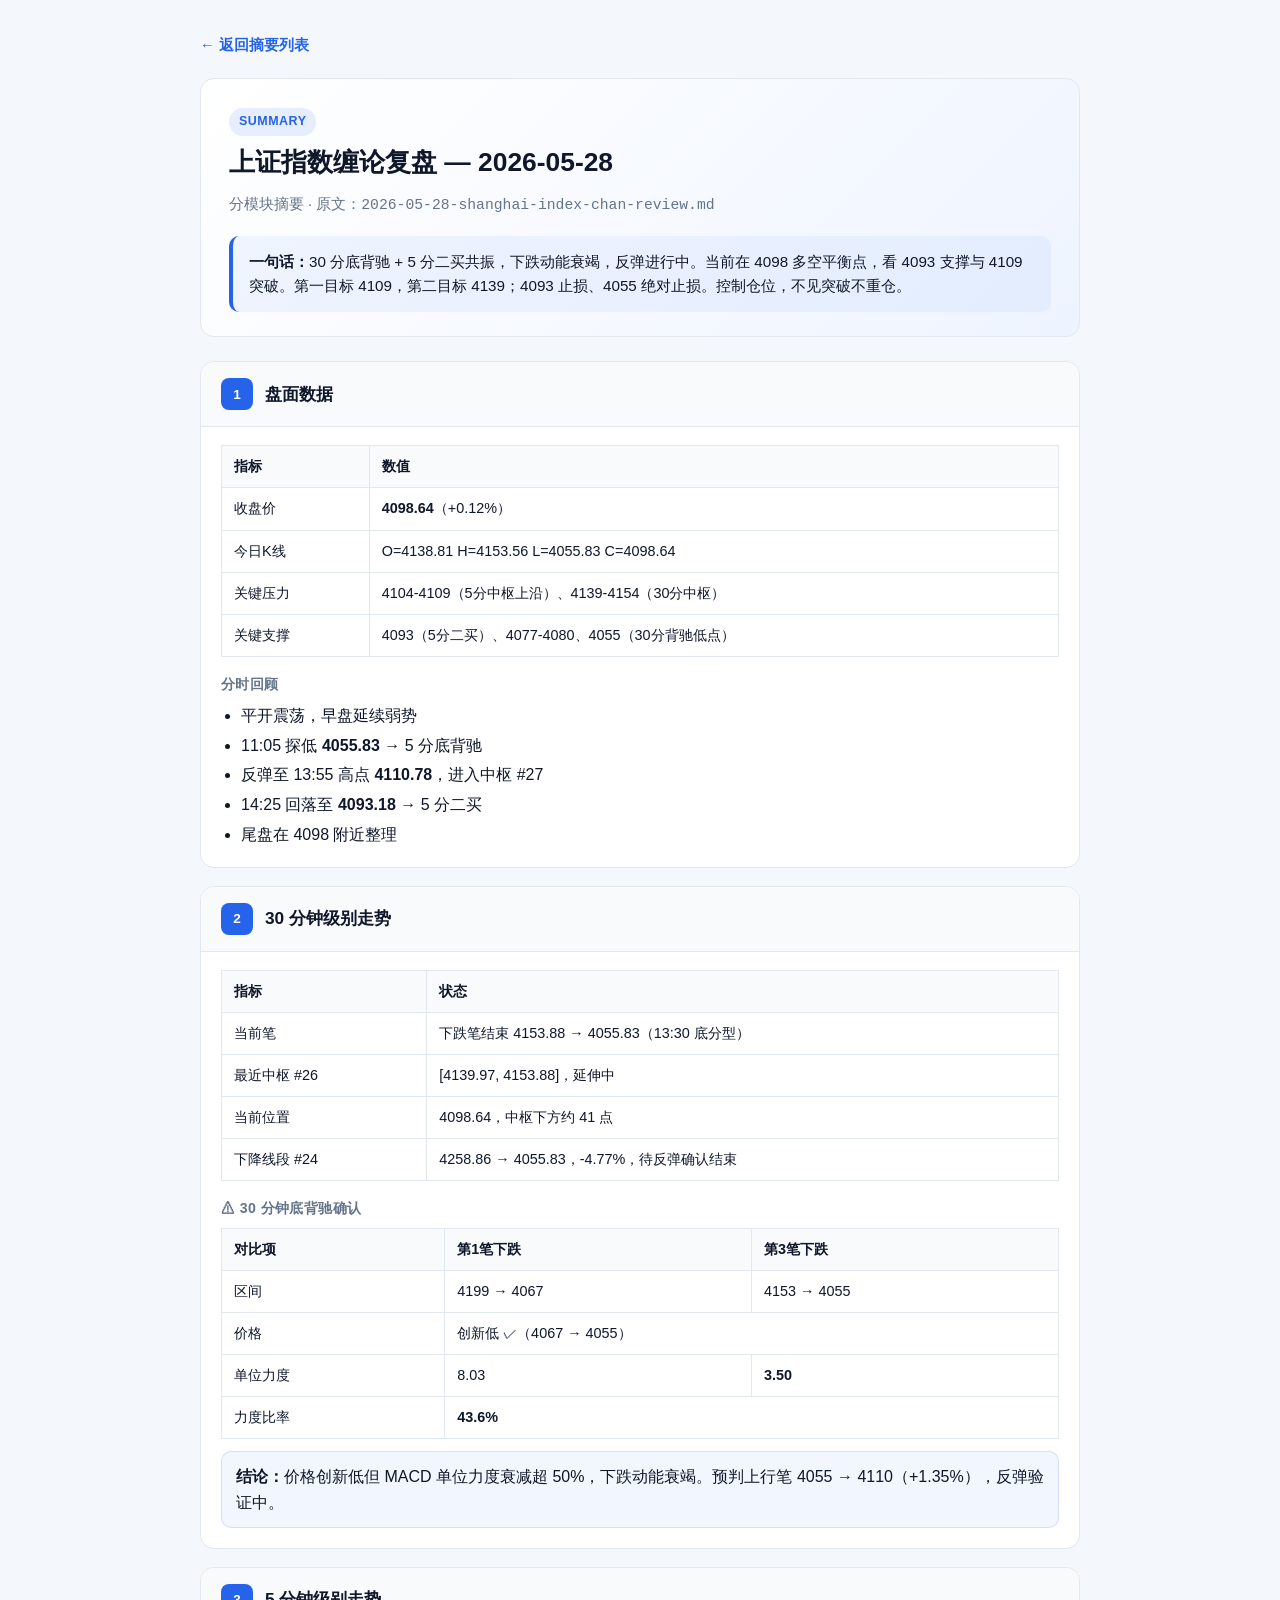
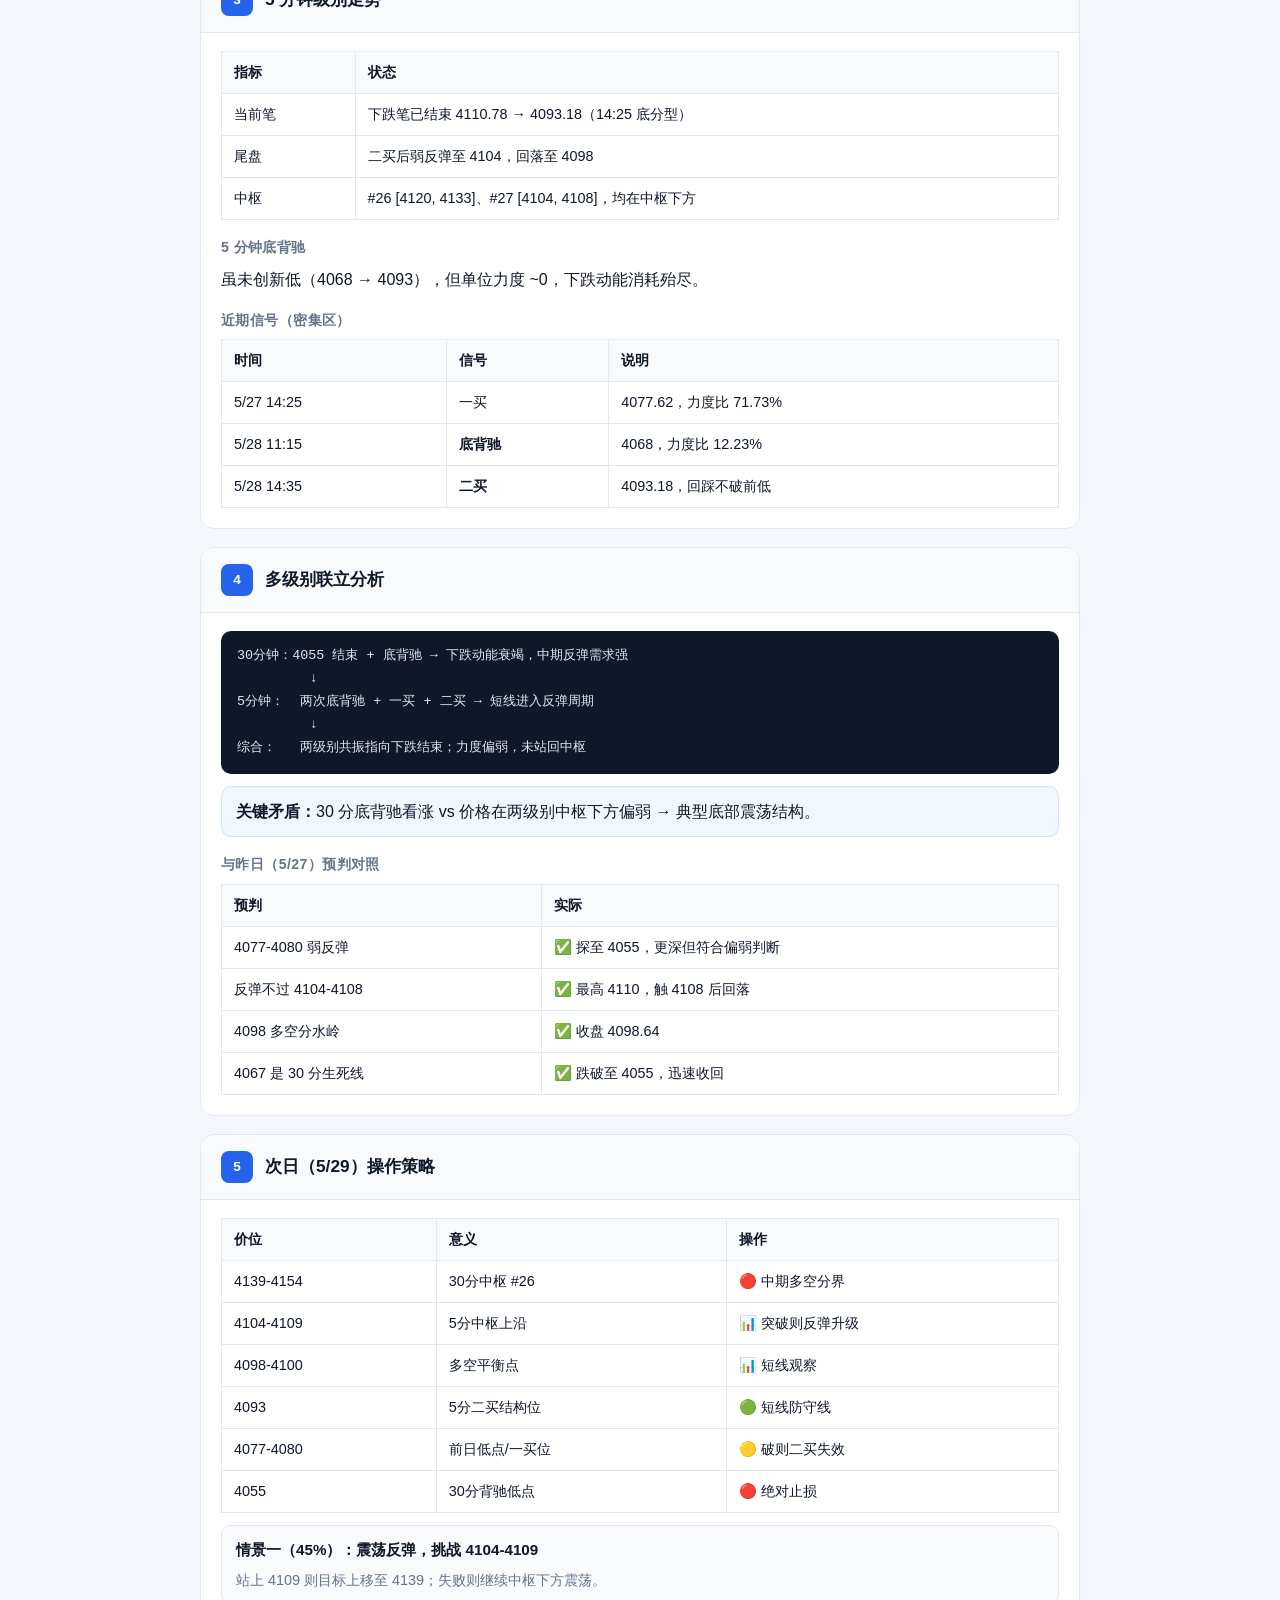
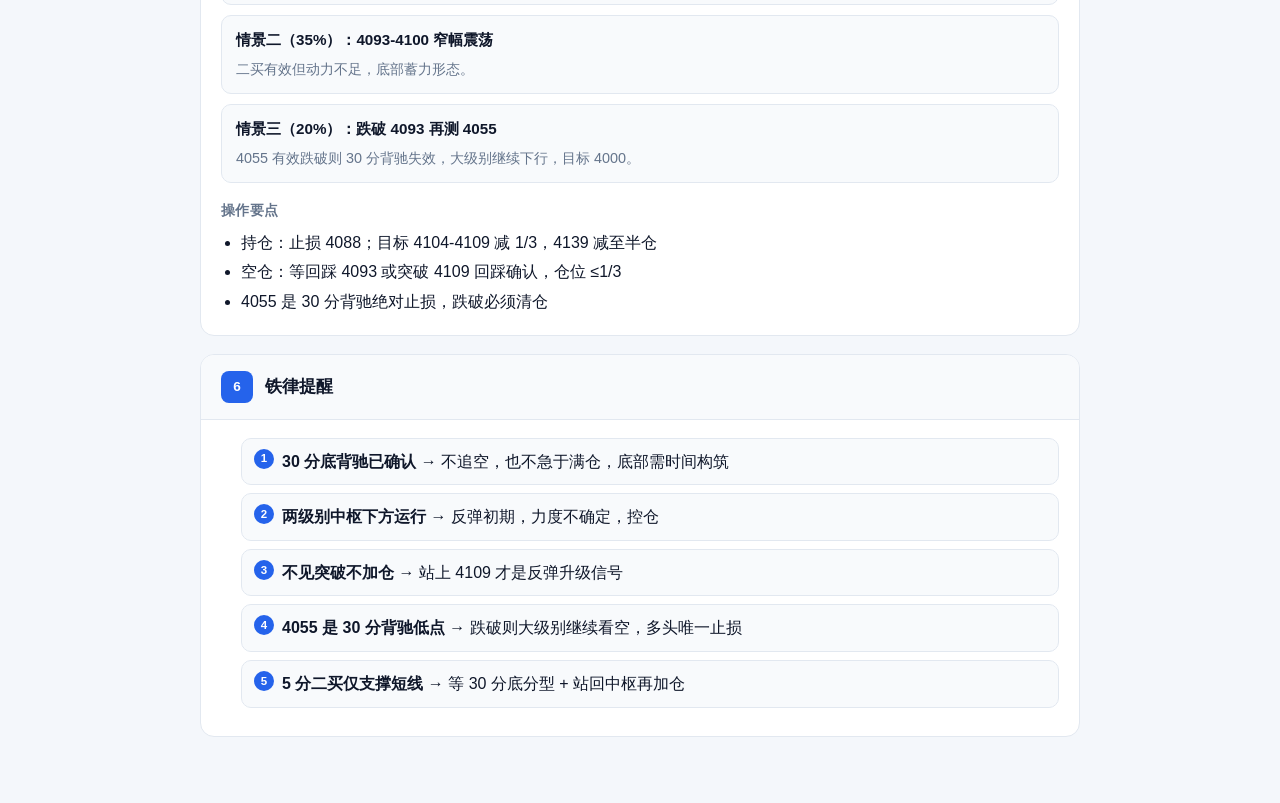
<file: public/daily-review-summaries/2026-05-28-shanghai-index-chan-review-summary.html>
<!DOCTYPE html>
<html lang="zh-CN">
<head>
  <meta charset="UTF-8">
  <meta name="viewport" content="width=device-width, initial-scale=1.0">
  <title>2026-05-28 上证指数 · 分模块摘要</title>
  <link rel="stylesheet" href="summary.css">
</head>
<body>
  <main class="page">
    <a class="back-link" href="index.html">← 返回摘要列表</a>

    <header class="hero">
      <div class="badge">Summary</div>
      <h1>上证指数缠论复盘 — 2026-05-28</h1>
      <p class="meta">分模块摘要 · 原文：<code>2026-05-28-shanghai-index-chan-review.md</code></p>
      <p class="one-liner"><strong>一句话：</strong>30 分底背驰 + 5 分二买共振，下跌动能衰竭，反弹进行中。当前在 4098 多空平衡点，看 4093 支撑与 4109 突破。第一目标 4109，第二目标 4139；4093 止损、4055 绝对止损。控制仓位，不见突破不重仓。</p>
    </header>

    <section class="module">
      <div class="module-head"><span class="module-num">1</span><h2>盘面数据</h2></div>
      <div class="module-body">
        <table class="data-table">
          <tr><th>指标</th><th>数值</th></tr>
          <tr><td>收盘价</td><td><strong>4098.64</strong>（+0.12%）</td></tr>
          <tr><td>今日K线</td><td>O=4138.81 H=4153.56 L=4055.83 C=4098.64</td></tr>
          <tr><td>关键压力</td><td>4104-4109（5分中枢上沿）、4139-4154（30分中枢）</td></tr>
          <tr><td>关键支撑</td><td>4093（5分二买）、4077-4080、4055（30分背驰低点）</td></tr>
        </table>
        <div class="subhead">分时回顾</div>
        <ul>
          <li>平开震荡，早盘延续弱势</li>
          <li>11:05 探低 <strong>4055.83</strong> → 5 分底背驰</li>
          <li>反弹至 13:55 高点 <strong>4110.78</strong>，进入中枢 #27</li>
          <li>14:25 回落至 <strong>4093.18</strong> → 5 分二买</li>
          <li>尾盘在 4098 附近整理</li>
        </ul>
      </div>
    </section>

    <section class="module">
      <div class="module-head"><span class="module-num">2</span><h2>30 分钟级别走势</h2></div>
      <div class="module-body">
        <table class="data-table">
          <tr><th>指标</th><th>状态</th></tr>
          <tr><td>当前笔</td><td>下跌笔结束 4153.88 → 4055.83（13:30 底分型）</td></tr>
          <tr><td>最近中枢 #26</td><td>[4139.97, 4153.88]，延伸中</td></tr>
          <tr><td>当前位置</td><td>4098.64，中枢下方约 41 点</td></tr>
          <tr><td>下降线段 #24</td><td>4258.86 → 4055.83，-4.77%，待反弹确认结束</td></tr>
        </table>
        <div class="subhead">⚠ 30 分钟底背驰确认</div>
        <table class="data-table">
          <tr><th>对比项</th><th>第1笔下跌</th><th>第3笔下跌</th></tr>
          <tr><td>区间</td><td>4199 → 4067</td><td>4153 → 4055</td></tr>
          <tr><td>价格</td><td colspan="2">创新低 ✓（4067 → 4055）</td></tr>
          <tr><td>单位力度</td><td>8.03</td><td><strong>3.50</strong></td></tr>
          <tr><td>力度比率</td><td colspan="2"><strong>43.6%</strong></td></tr>
        </table>
        <div class="callout"><strong>结论：</strong>价格创新低但 MACD 单位力度衰减超 50%，下跌动能衰竭。预判上行笔 4055 → 4110（+1.35%），反弹验证中。</div>
      </div>
    </section>

    <section class="module">
      <div class="module-head"><span class="module-num">3</span><h2>5 分钟级别走势</h2></div>
      <div class="module-body">
        <table class="data-table">
          <tr><th>指标</th><th>状态</th></tr>
          <tr><td>当前笔</td><td>下跌笔已结束 4110.78 → 4093.18（14:25 底分型）</td></tr>
          <tr><td>尾盘</td><td>二买后弱反弹至 4104，回落至 4098</td></tr>
          <tr><td>中枢</td><td>#26 [4120, 4133]、#27 [4104, 4108]，均在中枢下方</td></tr>
        </table>
        <div class="subhead">5 分钟底背驰</div>
        <p>虽未创新低（4068 → 4093），但单位力度 ~0，下跌动能消耗殆尽。</p>
        <div class="subhead">近期信号（密集区）</div>
        <table class="data-table">
          <tr><th>时间</th><th>信号</th><th>说明</th></tr>
          <tr><td>5/27 14:25</td><td>一买</td><td>4077.62，力度比 71.73%</td></tr>
          <tr><td>5/28 11:15</td><td><strong>底背驰</strong></td><td>4068，力度比 12.23%</td></tr>
          <tr><td>5/28 14:35</td><td><strong>二买</strong></td><td>4093.18，回踩不破前低</td></tr>
        </table>
      </div>
    </section>

    <section class="module">
      <div class="module-head"><span class="module-num">4</span><h2>多级别联立分析</h2></div>
      <div class="module-body">
        <div class="flow">30分钟：4055 结束 + 底背驰 → 下跌动能衰竭，中期反弹需求强
         ↓
5分钟：  两次底背驰 + 一买 + 二买 → 短线进入反弹周期
         ↓
综合：   两级别共振指向下跌结束；力度偏弱，未站回中枢</div>
        <div class="callout"><strong>关键矛盾：</strong>30 分底背驰看涨 vs 价格在两级别中枢下方偏弱 → 典型底部震荡结构。</div>
        <div class="subhead">与昨日（5/27）预判对照</div>
        <table class="data-table">
          <tr><th>预判</th><th>实际</th></tr>
          <tr><td>4077-4080 弱反弹</td><td>✅ 探至 4055，更深但符合偏弱判断</td></tr>
          <tr><td>反弹不过 4104-4108</td><td>✅ 最高 4110，触 4108 后回落</td></tr>
          <tr><td>4098 多空分水岭</td><td>✅ 收盘 4098.64</td></tr>
          <tr><td>4067 是 30 分生死线</td><td>✅ 跌破至 4055，迅速收回</td></tr>
        </table>
      </div>
    </section>

    <section class="module">
      <div class="module-head"><span class="module-num">5</span><h2>次日（5/29）操作策略</h2></div>
      <div class="module-body">
        <table class="data-table">
          <tr><th>价位</th><th>意义</th><th>操作</th></tr>
          <tr><td>4139-4154</td><td>30分中枢 #26</td><td>🔴 中期多空分界</td></tr>
          <tr><td>4104-4109</td><td>5分中枢上沿</td><td>📊 突破则反弹升级</td></tr>
          <tr><td>4098-4100</td><td>多空平衡点</td><td>📊 短线观察</td></tr>
          <tr><td>4093</td><td>5分二买结构位</td><td>🟢 短线防守线</td></tr>
          <tr><td>4077-4080</td><td>前日低点/一买位</td><td>🟡 破则二买失效</td></tr>
          <tr><td>4055</td><td>30分背驰低点</td><td>🔴 绝对止损</td></tr>
        </table>
        <div class="scenario">
          <h4>情景一（45%）：震荡反弹，挑战 4104-4109</h4>
          <p>站上 4109 则目标上移至 4139；失败则继续中枢下方震荡。</p>
        </div>
        <div class="scenario">
          <h4>情景二（35%）：4093-4100 窄幅震荡</h4>
          <p>二买有效但动力不足，底部蓄力形态。</p>
        </div>
        <div class="scenario">
          <h4>情景三（20%）：跌破 4093 再测 4055</h4>
          <p>4055 有效跌破则 30 分背驰失效，大级别继续下行，目标 4000。</p>
        </div>
        <div class="subhead">操作要点</div>
        <ul>
          <li>持仓：止损 4088；目标 4104-4109 减 1/3，4139 减至半仓</li>
          <li>空仓：等回踩 4093 或突破 4109 回踩确认，仓位 ≤1/3</li>
          <li>4055 是 30 分背驰绝对止损，跌破必须清仓</li>
        </ul>
      </div>
    </section>

    <section class="module">
      <div class="module-head"><span class="module-num">6</span><h2>铁律提醒</h2></div>
      <div class="module-body">
        <ol class="rules">
          <li><strong>30 分底背驰已确认</strong> → 不追空，也不急于满仓，底部需时间构筑</li>
          <li><strong>两级别中枢下方运行</strong> → 反弹初期，力度不确定，控仓</li>
          <li><strong>不见突破不加仓</strong> → 站上 4109 才是反弹升级信号</li>
          <li><strong>4055 是 30 分背驰低点</strong> → 跌破则大级别继续看空，多头唯一止损</li>
          <li><strong>5 分二买仅支撑短线</strong> → 等 30 分底分型 + 站回中枢再加仓</li>
        </ol>
      </div>
    </section>
  </main>
</body>
</html>
</file>
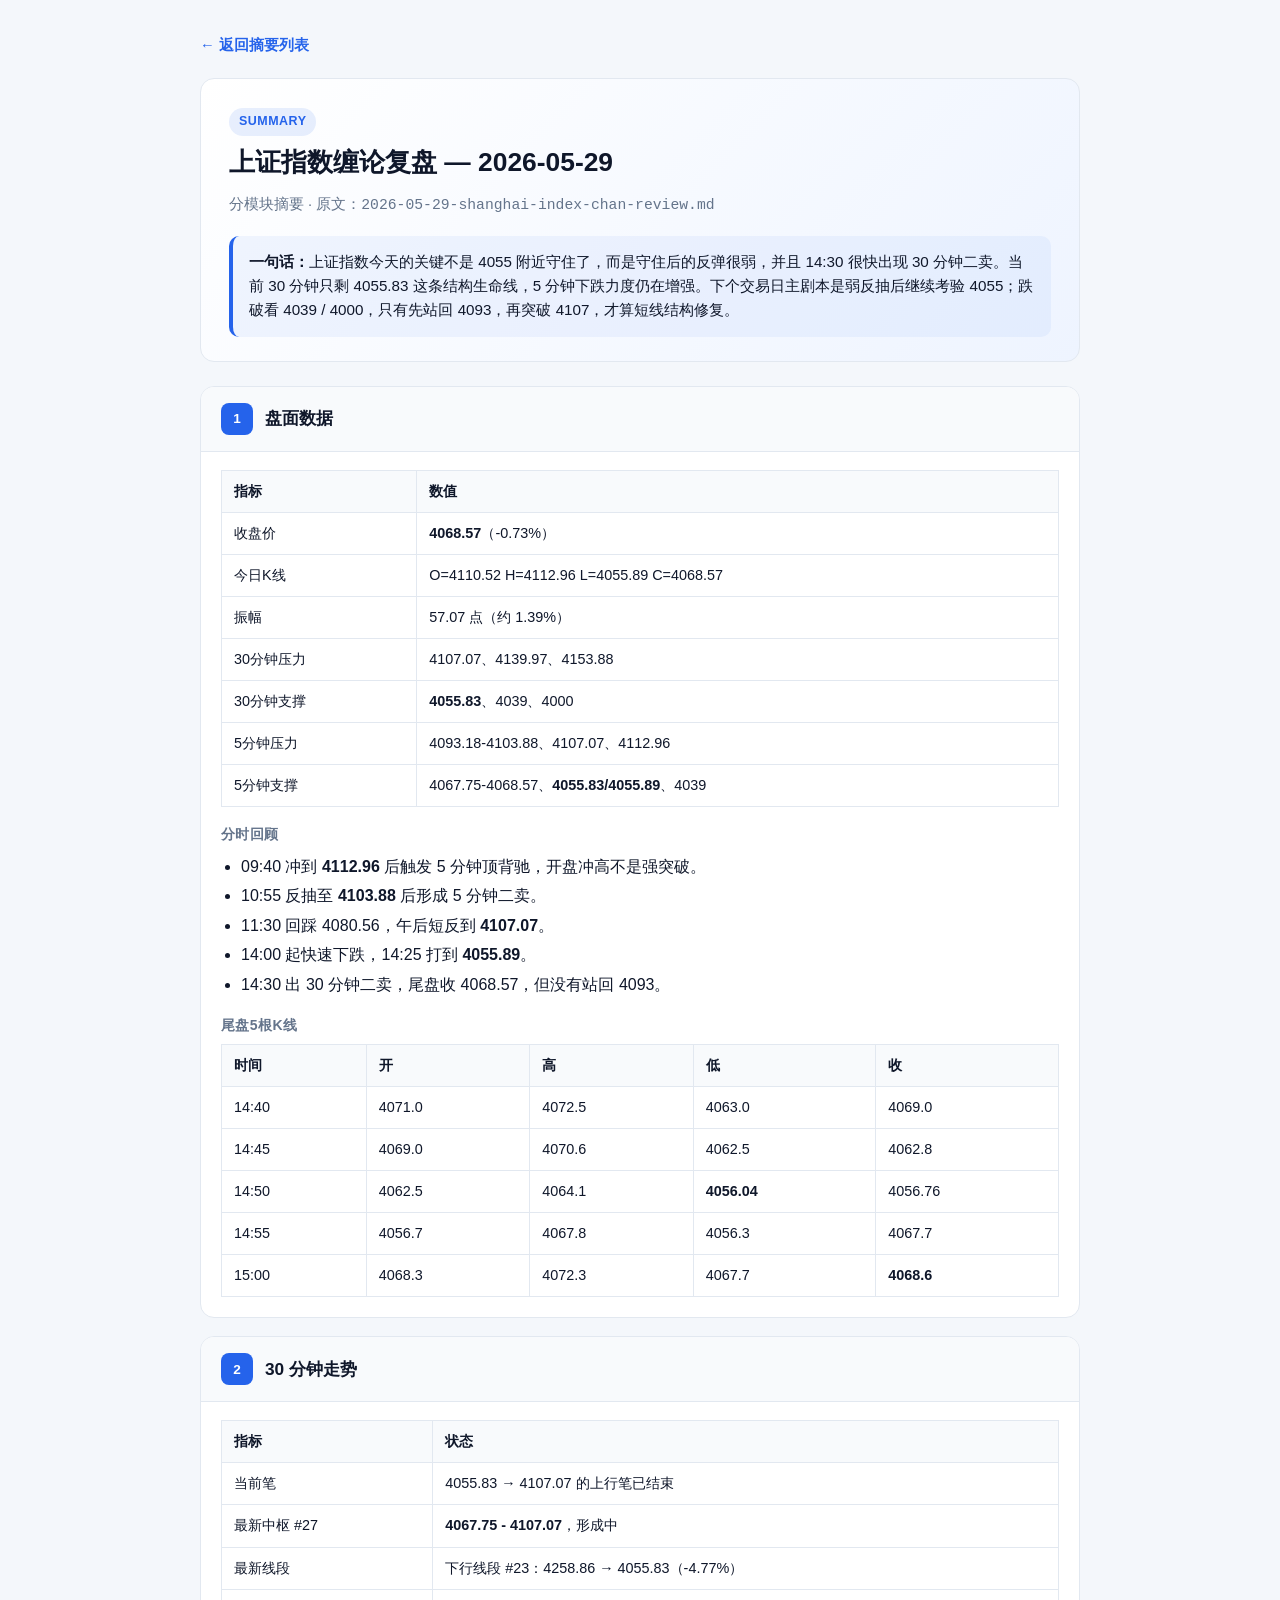
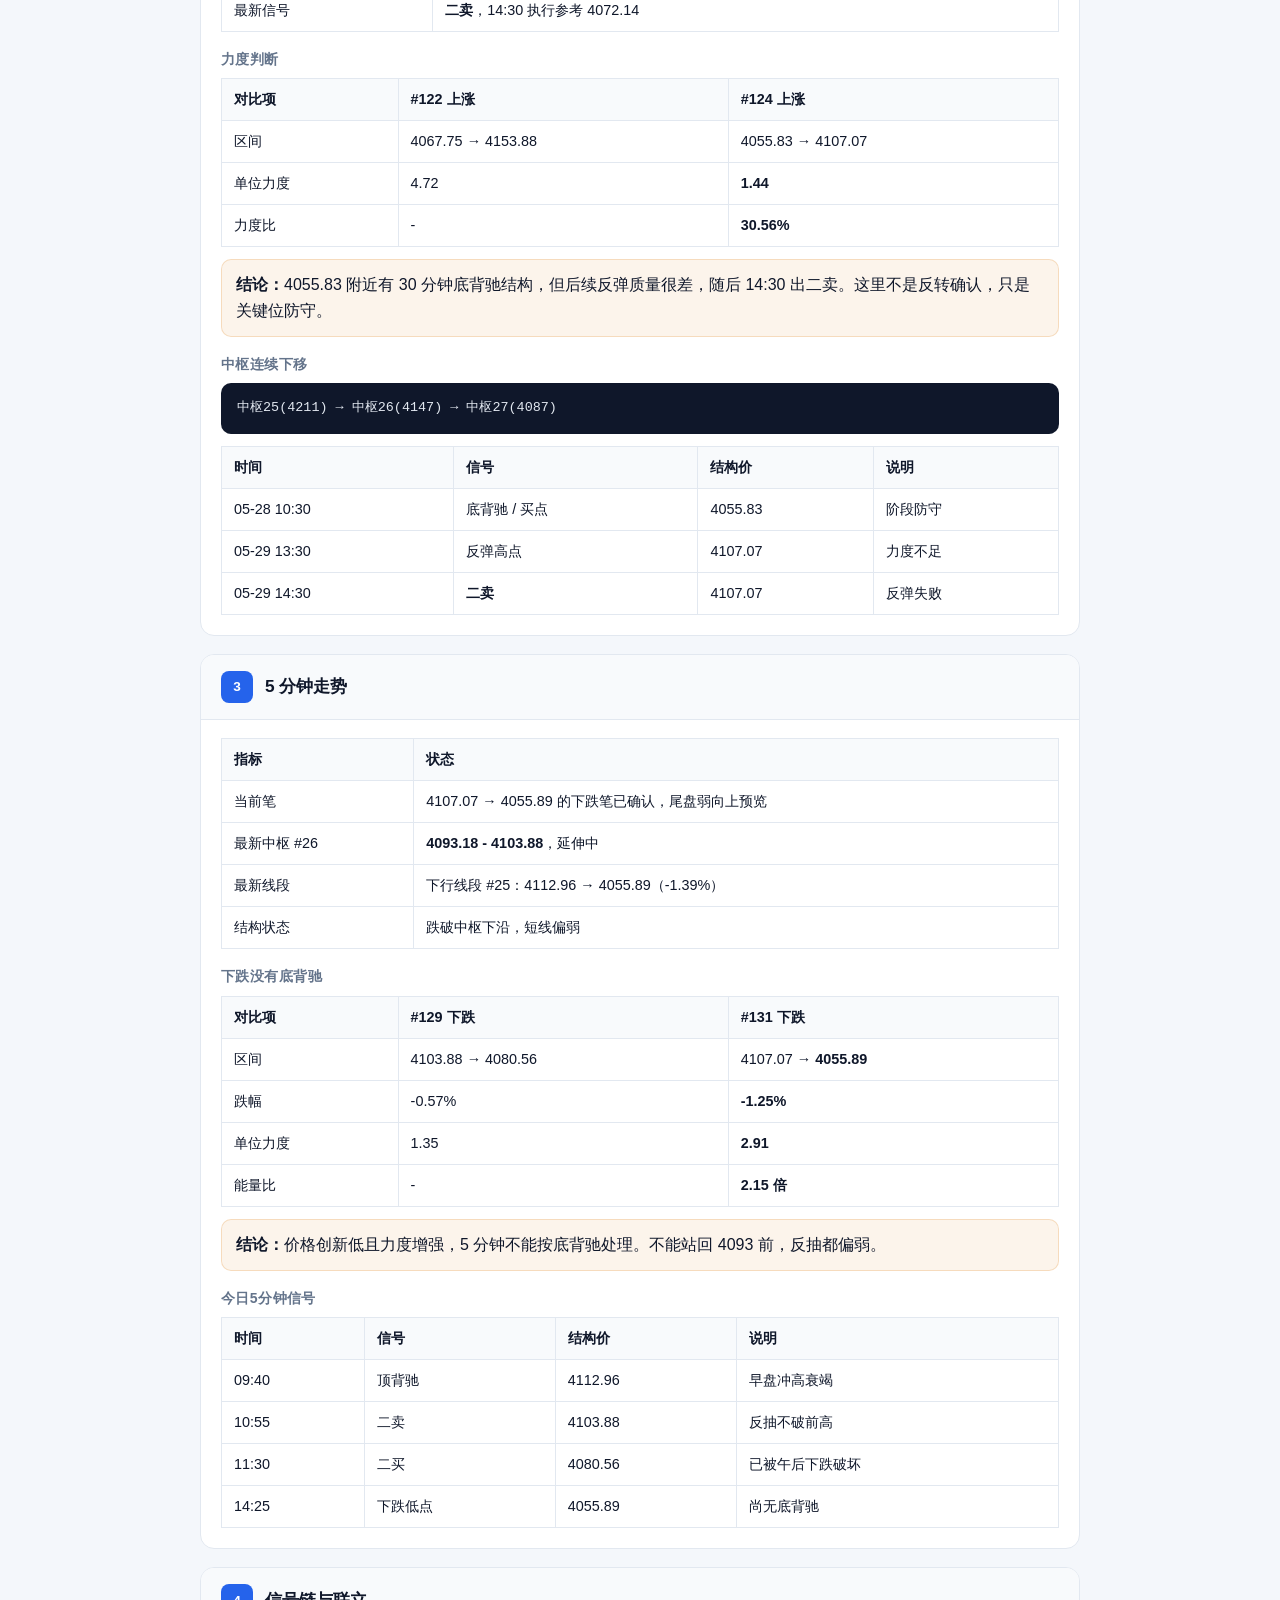
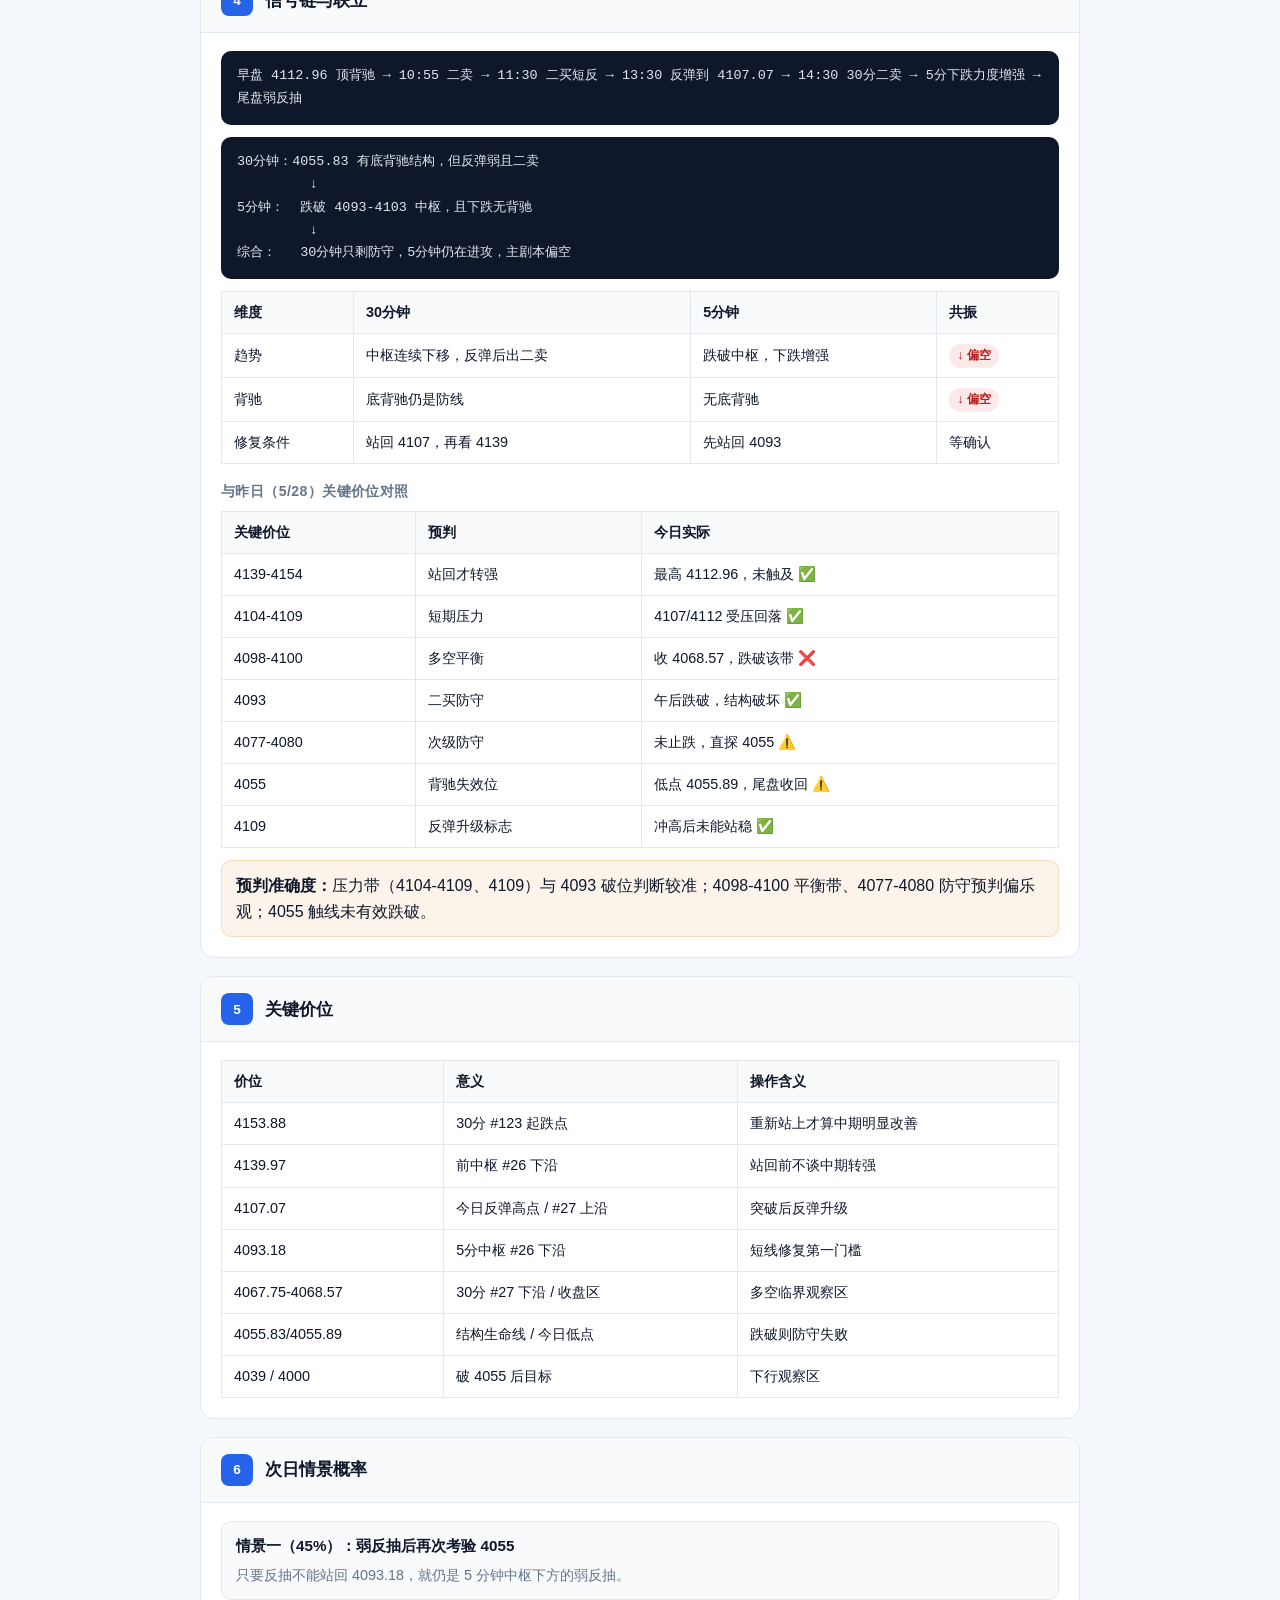
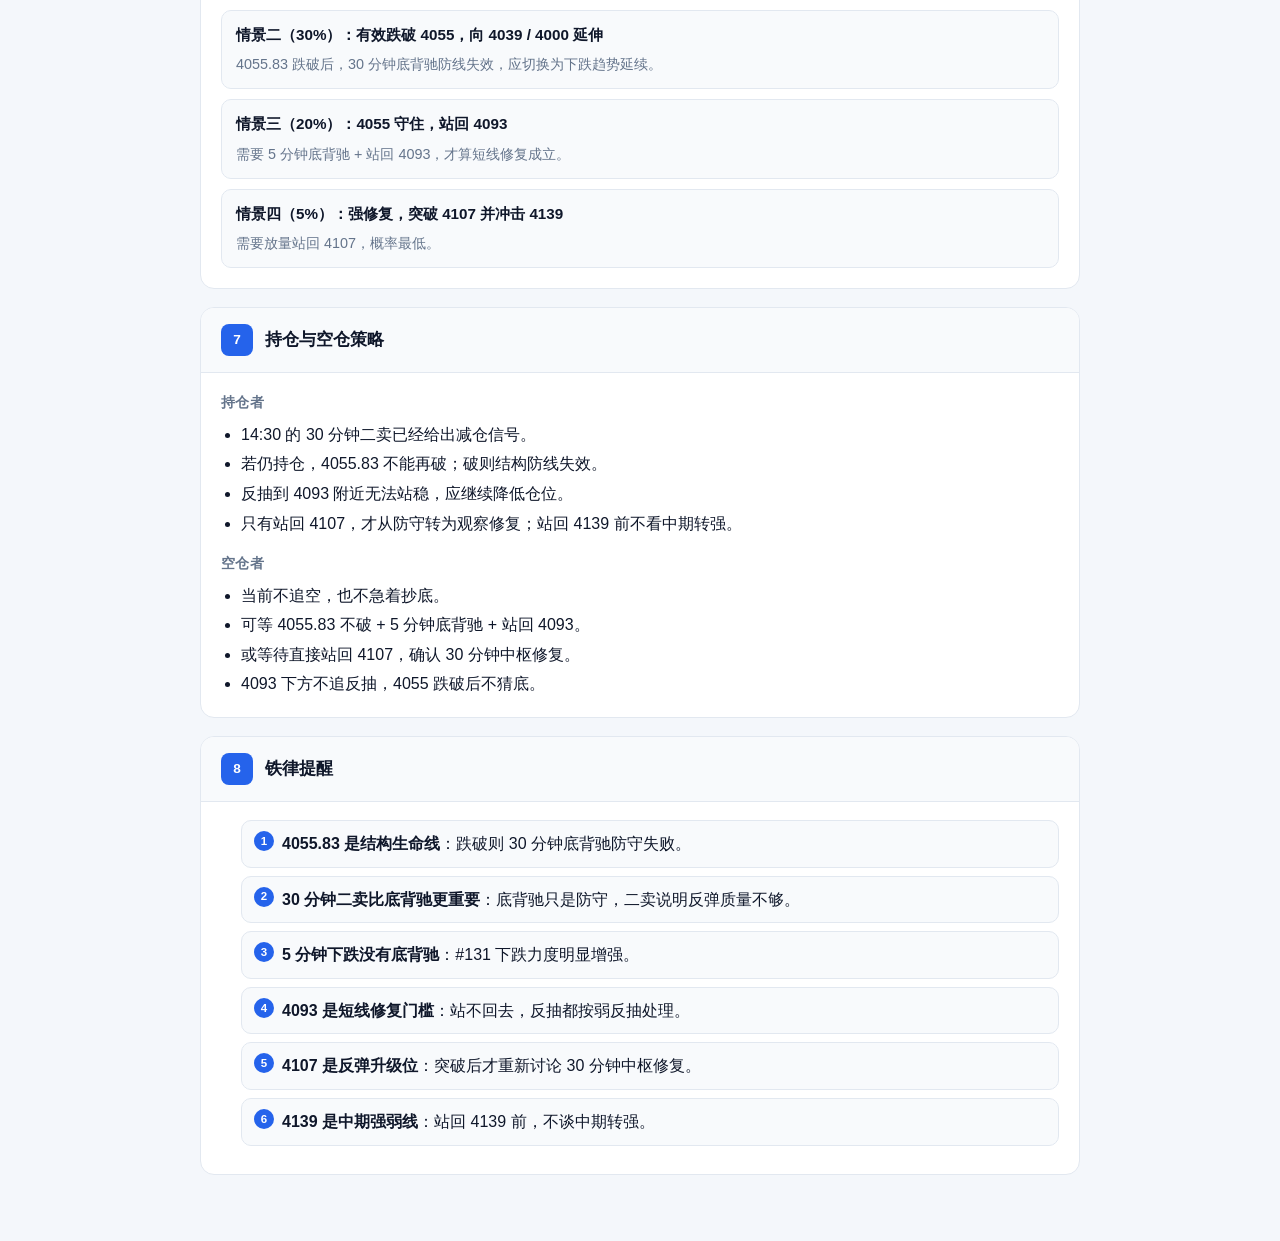
<file: public/daily-review-summaries/2026-05-29-shanghai-index-chan-review-summary.html>
<!DOCTYPE html>
<html lang="zh-CN">
<head>
  <meta charset="UTF-8">
  <meta name="viewport" content="width=device-width, initial-scale=1.0">
  <title>2026-05-29 上证指数 · 分模块摘要</title>
  <link rel="stylesheet" href="summary.css">
</head>
<body>
  <main class="page">
    <a class="back-link" href="index.html">← 返回摘要列表</a>

    <header class="hero">
      <div class="badge">Summary</div>
      <h1>上证指数缠论复盘 — 2026-05-29</h1>
      <p class="meta">分模块摘要 · 原文：<code>2026-05-29-shanghai-index-chan-review.md</code></p>
      <p class="one-liner"><strong>一句话：</strong>上证指数今天的关键不是 4055 附近守住了，而是守住后的反弹很弱，并且 14:30 很快出现 30 分钟二卖。当前 30 分钟只剩 4055.83 这条结构生命线，5 分钟下跌力度仍在增强。下个交易日主剧本是弱反抽后继续考验 4055；跌破看 4039 / 4000，只有先站回 4093，再突破 4107，才算短线结构修复。</p>
    </header>

    <section class="module">
      <div class="module-head"><span class="module-num">1</span><h2>盘面数据</h2></div>
      <div class="module-body">
        <table class="data-table">
          <tr><th>指标</th><th>数值</th></tr>
          <tr><td>收盘价</td><td><strong>4068.57</strong>（-0.73%）</td></tr>
          <tr><td>今日K线</td><td>O=4110.52 H=4112.96 L=4055.89 C=4068.57</td></tr>
          <tr><td>振幅</td><td>57.07 点（约 1.39%）</td></tr>
          <tr><td>30分钟压力</td><td>4107.07、4139.97、4153.88</td></tr>
          <tr><td>30分钟支撑</td><td><strong>4055.83</strong>、4039、4000</td></tr>
          <tr><td>5分钟压力</td><td>4093.18-4103.88、4107.07、4112.96</td></tr>
          <tr><td>5分钟支撑</td><td>4067.75-4068.57、<strong>4055.83/4055.89</strong>、4039</td></tr>
        </table>
        <div class="subhead">分时回顾</div>
        <ul>
          <li>09:40 冲到 <strong>4112.96</strong> 后触发 5 分钟顶背驰，开盘冲高不是强突破。</li>
          <li>10:55 反抽至 <strong>4103.88</strong> 后形成 5 分钟二卖。</li>
          <li>11:30 回踩 4080.56，午后短反到 <strong>4107.07</strong>。</li>
          <li>14:00 起快速下跌，14:25 打到 <strong>4055.89</strong>。</li>
          <li>14:30 出 30 分钟二卖，尾盘收 4068.57，但没有站回 4093。</li>
        </ul>
        <div class="subhead">尾盘5根K线</div>
        <table class="data-table">
          <tr><th>时间</th><th>开</th><th>高</th><th>低</th><th>收</th></tr>
          <tr><td>14:40</td><td>4071.0</td><td>4072.5</td><td>4063.0</td><td>4069.0</td></tr>
          <tr><td>14:45</td><td>4069.0</td><td>4070.6</td><td>4062.5</td><td>4062.8</td></tr>
          <tr><td>14:50</td><td>4062.5</td><td>4064.1</td><td><strong>4056.04</strong></td><td>4056.76</td></tr>
          <tr><td>14:55</td><td>4056.7</td><td>4067.8</td><td>4056.3</td><td>4067.7</td></tr>
          <tr><td>15:00</td><td>4068.3</td><td>4072.3</td><td>4067.7</td><td><strong>4068.6</strong></td></tr>
        </table>
      </div>
    </section>

    <section class="module">
      <div class="module-head"><span class="module-num">2</span><h2>30 分钟走势</h2></div>
      <div class="module-body">
        <table class="data-table">
          <tr><th>指标</th><th>状态</th></tr>
          <tr><td>当前笔</td><td>4055.83 → 4107.07 的上行笔已结束</td></tr>
          <tr><td>最新中枢 #27</td><td><strong>4067.75 - 4107.07</strong>，形成中</td></tr>
          <tr><td>最新线段</td><td>下行线段 #23：4258.86 → 4055.83（-4.77%）</td></tr>
          <tr><td>最新信号</td><td><strong>二卖</strong>，14:30 执行参考 4072.14</td></tr>
        </table>
        <div class="subhead">力度判断</div>
        <table class="data-table">
          <tr><th>对比项</th><th>#122 上涨</th><th>#124 上涨</th></tr>
          <tr><td>区间</td><td>4067.75 → 4153.88</td><td>4055.83 → 4107.07</td></tr>
          <tr><td>单位力度</td><td>4.72</td><td><strong>1.44</strong></td></tr>
          <tr><td>力度比</td><td>-</td><td><strong>30.56%</strong></td></tr>
        </table>
        <div class="callout warn"><strong>结论：</strong>4055.83 附近有 30 分钟底背驰结构，但后续反弹质量很差，随后 14:30 出二卖。这里不是反转确认，只是关键位防守。</div>
        <div class="subhead">中枢连续下移</div>
        <div class="flow">中枢25(4211) → 中枢26(4147) → 中枢27(4087)</div>
        <table class="data-table">
          <tr><th>时间</th><th>信号</th><th>结构价</th><th>说明</th></tr>
          <tr><td>05-28 10:30</td><td>底背驰 / 买点</td><td>4055.83</td><td>阶段防守</td></tr>
          <tr><td>05-29 13:30</td><td>反弹高点</td><td>4107.07</td><td>力度不足</td></tr>
          <tr><td>05-29 14:30</td><td><strong>二卖</strong></td><td>4107.07</td><td>反弹失败</td></tr>
        </table>
      </div>
    </section>

    <section class="module">
      <div class="module-head"><span class="module-num">3</span><h2>5 分钟走势</h2></div>
      <div class="module-body">
        <table class="data-table">
          <tr><th>指标</th><th>状态</th></tr>
          <tr><td>当前笔</td><td>4107.07 → 4055.89 的下跌笔已确认，尾盘弱向上预览</td></tr>
          <tr><td>最新中枢 #26</td><td><strong>4093.18 - 4103.88</strong>，延伸中</td></tr>
          <tr><td>最新线段</td><td>下行线段 #25：4112.96 → 4055.89（-1.39%）</td></tr>
          <tr><td>结构状态</td><td>跌破中枢下沿，短线偏弱</td></tr>
        </table>
        <div class="subhead">下跌没有底背驰</div>
        <table class="data-table">
          <tr><th>对比项</th><th>#129 下跌</th><th>#131 下跌</th></tr>
          <tr><td>区间</td><td>4103.88 → 4080.56</td><td>4107.07 → <strong>4055.89</strong></td></tr>
          <tr><td>跌幅</td><td>-0.57%</td><td><strong>-1.25%</strong></td></tr>
          <tr><td>单位力度</td><td>1.35</td><td><strong>2.91</strong></td></tr>
          <tr><td>能量比</td><td>-</td><td><strong>2.15 倍</strong></td></tr>
        </table>
        <div class="callout warn"><strong>结论：</strong>价格创新低且力度增强，5 分钟不能按底背驰处理。不能站回 4093 前，反抽都偏弱。</div>
        <div class="subhead">今日5分钟信号</div>
        <table class="data-table">
          <tr><th>时间</th><th>信号</th><th>结构价</th><th>说明</th></tr>
          <tr><td>09:40</td><td>顶背驰</td><td>4112.96</td><td>早盘冲高衰竭</td></tr>
          <tr><td>10:55</td><td>二卖</td><td>4103.88</td><td>反抽不破前高</td></tr>
          <tr><td>11:30</td><td>二买</td><td>4080.56</td><td>已被午后下跌破坏</td></tr>
          <tr><td>14:25</td><td>下跌低点</td><td>4055.89</td><td>尚无底背驰</td></tr>
        </table>
      </div>
    </section>

    <section class="module">
      <div class="module-head"><span class="module-num">4</span><h2>信号链与联立</h2></div>
      <div class="module-body">
        <div class="flow">早盘 4112.96 顶背驰 → 10:55 二卖 → 11:30 二买短反 → 13:30 反弹到 4107.07 → 14:30 30分二卖 → 5分下跌力度增强 → 尾盘弱反抽</div>
        <div class="flow">30分钟：4055.83 有底背驰结构，但反弹弱且二卖
         ↓
5分钟：  跌破 4093-4103 中枢，且下跌无背驰
         ↓
综合：   30分钟只剩防守，5分钟仍在进攻，主剧本偏空</div>
        <table class="data-table">
          <tr><th>维度</th><th>30分钟</th><th>5分钟</th><th>共振</th></tr>
          <tr><td>趋势</td><td>中枢连续下移，反弹后出二卖</td><td>跌破中枢，下跌增强</td><td><span class="tag bear">↓ 偏空</span></td></tr>
          <tr><td>背驰</td><td>底背驰仍是防线</td><td>无底背驰</td><td><span class="tag bear">↓ 偏空</span></td></tr>
          <tr><td>修复条件</td><td>站回 4107，再看 4139</td><td>先站回 4093</td><td>等确认</td></tr>
        </table>
        <div class="subhead">与昨日（5/28）关键价位对照</div>
        <table class="data-table">
          <tr><th>关键价位</th><th>预判</th><th>今日实际</th></tr>
          <tr><td>4139-4154</td><td>站回才转强</td><td>最高 4112.96，未触及 ✅</td></tr>
          <tr><td>4104-4109</td><td>短期压力</td><td>4107/4112 受压回落 ✅</td></tr>
          <tr><td>4098-4100</td><td>多空平衡</td><td>收 4068.57，跌破该带 ❌</td></tr>
          <tr><td>4093</td><td>二买防守</td><td>午后跌破，结构破坏 ✅</td></tr>
          <tr><td>4077-4080</td><td>次级防守</td><td>未止跌，直探 4055 ⚠️</td></tr>
          <tr><td>4055</td><td>背驰失效位</td><td>低点 4055.89，尾盘收回 ⚠️</td></tr>
          <tr><td>4109</td><td>反弹升级标志</td><td>冲高后未能站稳 ✅</td></tr>
        </table>
        <div class="callout warn"><strong>预判准确度：</strong>压力带（4104-4109、4109）与 4093 破位判断较准；4098-4100 平衡带、4077-4080 防守预判偏乐观；4055 触线未有效跌破。</div>
      </div>
    </section>

    <section class="module">
      <div class="module-head"><span class="module-num">5</span><h2>关键价位</h2></div>
      <div class="module-body">
        <table class="data-table">
          <tr><th>价位</th><th>意义</th><th>操作含义</th></tr>
          <tr><td>4153.88</td><td>30分 #123 起跌点</td><td>重新站上才算中期明显改善</td></tr>
          <tr><td>4139.97</td><td>前中枢 #26 下沿</td><td>站回前不谈中期转强</td></tr>
          <tr><td>4107.07</td><td>今日反弹高点 / #27 上沿</td><td>突破后反弹升级</td></tr>
          <tr><td>4093.18</td><td>5分中枢 #26 下沿</td><td>短线修复第一门槛</td></tr>
          <tr><td>4067.75-4068.57</td><td>30分 #27 下沿 / 收盘区</td><td>多空临界观察区</td></tr>
          <tr><td>4055.83/4055.89</td><td>结构生命线 / 今日低点</td><td>跌破则防守失败</td></tr>
          <tr><td>4039 / 4000</td><td>破 4055 后目标</td><td>下行观察区</td></tr>
        </table>
      </div>
    </section>

    <section class="module">
      <div class="module-head"><span class="module-num">6</span><h2>次日情景概率</h2></div>
      <div class="module-body">
        <div class="scenario">
          <h4>情景一（45%）：弱反抽后再次考验 4055</h4>
          <p>只要反抽不能站回 4093.18，就仍是 5 分钟中枢下方的弱反抽。</p>
        </div>
        <div class="scenario">
          <h4>情景二（30%）：有效跌破 4055，向 4039 / 4000 延伸</h4>
          <p>4055.83 跌破后，30 分钟底背驰防线失效，应切换为下跌趋势延续。</p>
        </div>
        <div class="scenario">
          <h4>情景三（20%）：4055 守住，站回 4093</h4>
          <p>需要 5 分钟底背驰 + 站回 4093，才算短线修复成立。</p>
        </div>
        <div class="scenario">
          <h4>情景四（5%）：强修复，突破 4107 并冲击 4139</h4>
          <p>需要放量站回 4107，概率最低。</p>
        </div>
      </div>
    </section>

    <section class="module">
      <div class="module-head"><span class="module-num">7</span><h2>持仓与空仓策略</h2></div>
      <div class="module-body">
        <div class="subhead">持仓者</div>
        <ul>
          <li>14:30 的 30 分钟二卖已经给出减仓信号。</li>
          <li>若仍持仓，4055.83 不能再破；破则结构防线失效。</li>
          <li>反抽到 4093 附近无法站稳，应继续降低仓位。</li>
          <li>只有站回 4107，才从防守转为观察修复；站回 4139 前不看中期转强。</li>
        </ul>
        <div class="subhead">空仓者</div>
        <ul>
          <li>当前不追空，也不急着抄底。</li>
          <li>可等 4055.83 不破 + 5 分钟底背驰 + 站回 4093。</li>
          <li>或等待直接站回 4107，确认 30 分钟中枢修复。</li>
          <li>4093 下方不追反抽，4055 跌破后不猜底。</li>
        </ul>
      </div>
    </section>

    <section class="module">
      <div class="module-head"><span class="module-num">8</span><h2>铁律提醒</h2></div>
      <div class="module-body">
        <ol class="rules">
          <li><strong>4055.83 是结构生命线</strong>：跌破则 30 分钟底背驰防守失败。</li>
          <li><strong>30 分钟二卖比底背驰更重要</strong>：底背驰只是防守，二卖说明反弹质量不够。</li>
          <li><strong>5 分钟下跌没有底背驰</strong>：#131 下跌力度明显增强。</li>
          <li><strong>4093 是短线修复门槛</strong>：站不回去，反抽都按弱反抽处理。</li>
          <li><strong>4107 是反弹升级位</strong>：突破后才重新讨论 30 分钟中枢修复。</li>
          <li><strong>4139 是中期强弱线</strong>：站回 4139 前，不谈中期转强。</li>
        </ol>
      </div>
    </section>
  </main>
</body>
</html>
</file>
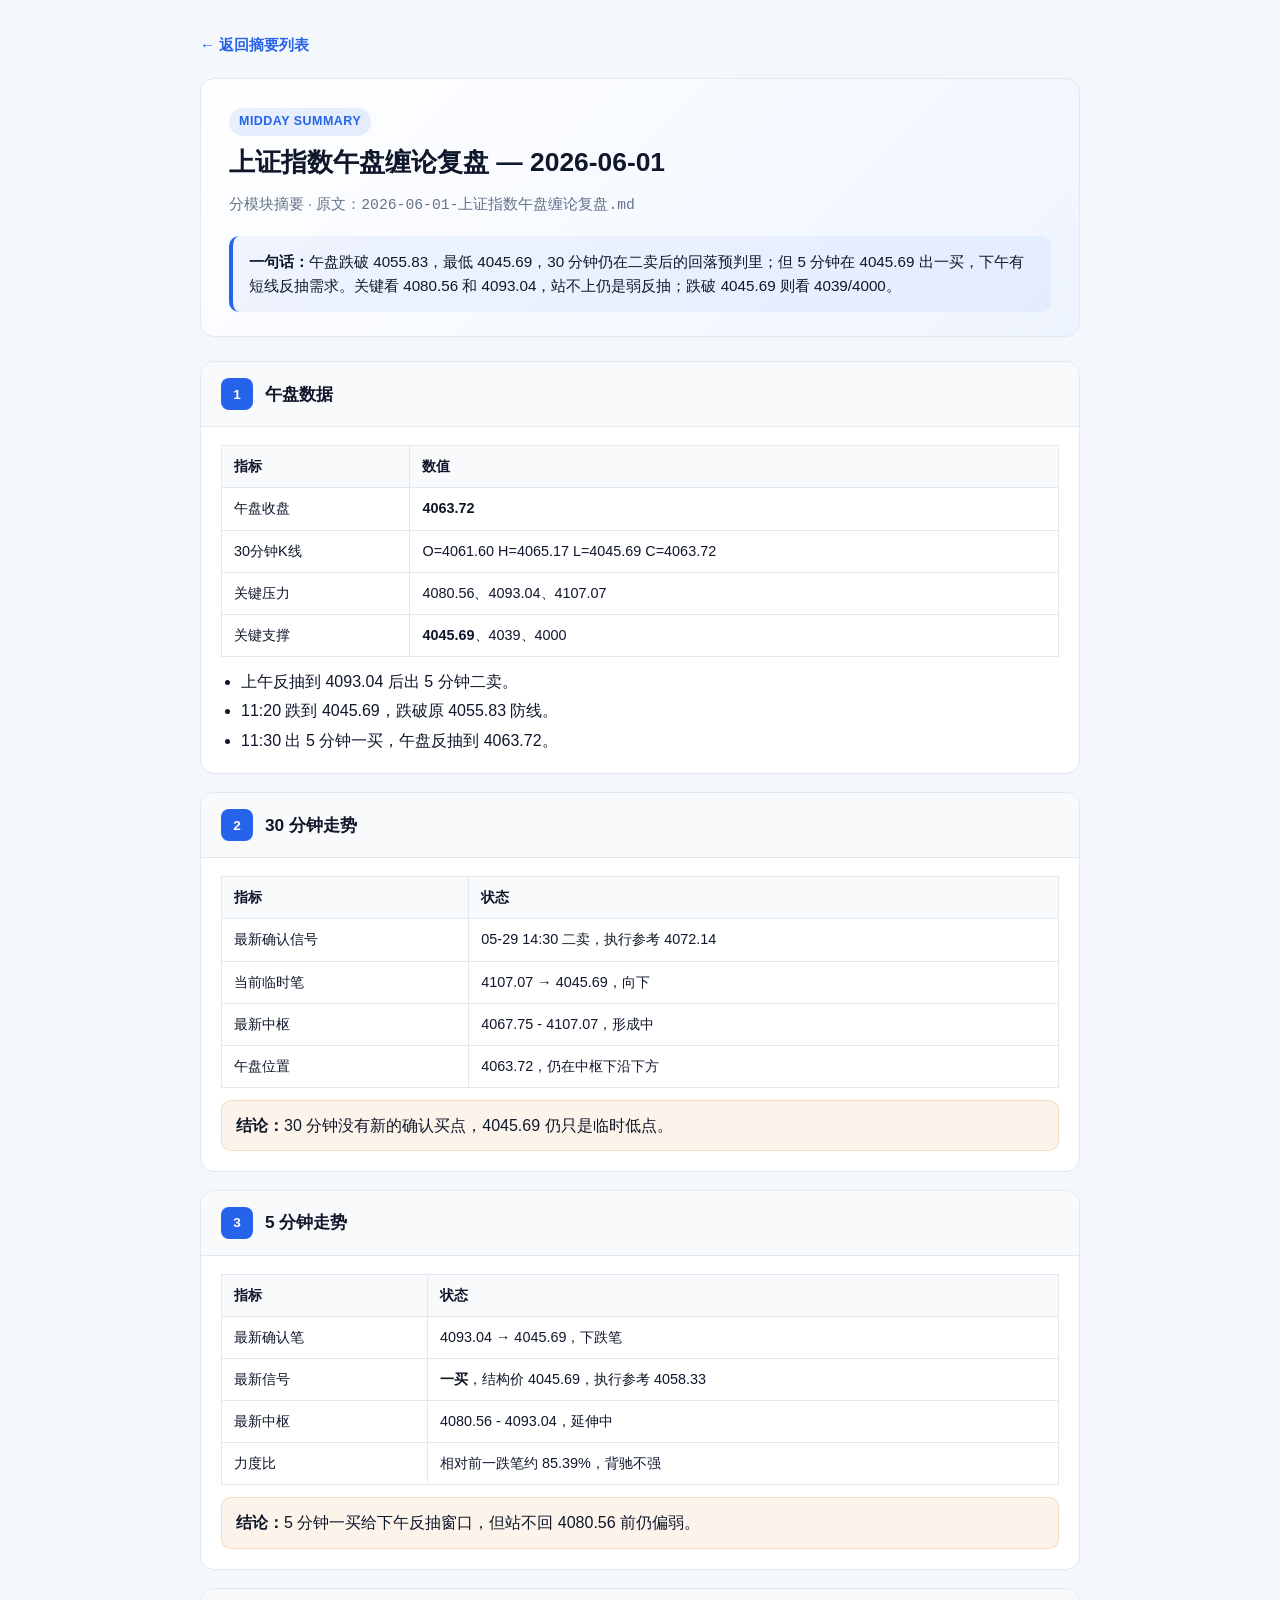
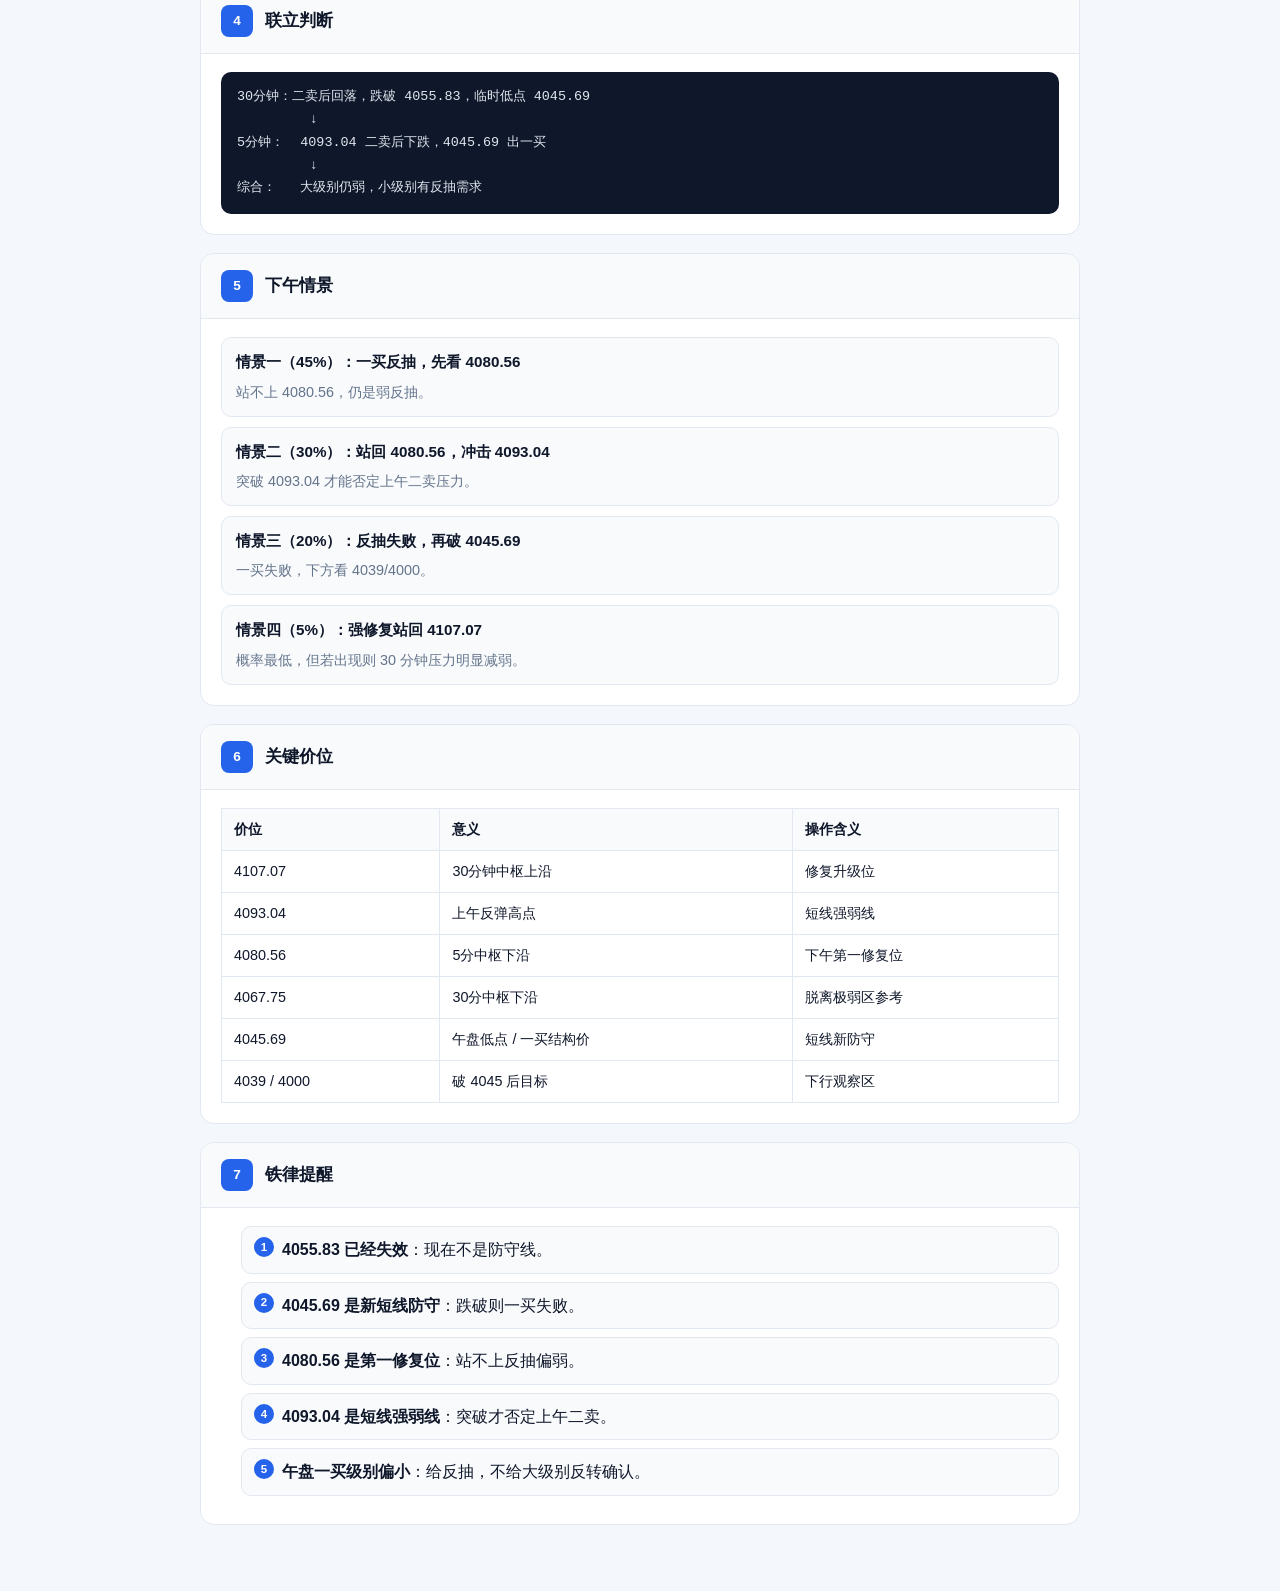
<file: public/daily-review-summaries/2026-06-01-上证指数午盘缠论复盘-summary.html>
<!DOCTYPE html>
<html lang="zh-CN">
<head>
  <meta charset="UTF-8">
  <meta name="viewport" content="width=device-width, initial-scale=1.0">
  <title>2026-06-01 上证指数午盘 · 分模块摘要</title>
  <link rel="stylesheet" href="summary.css">
</head>
<body>
  <main class="page">
    <a class="back-link" href="index.html">← 返回摘要列表</a>

    <header class="hero">
      <div class="badge">Midday Summary</div>
      <h1>上证指数午盘缠论复盘 — 2026-06-01</h1>
      <p class="meta">分模块摘要 · 原文：<code>2026-06-01-上证指数午盘缠论复盘.md</code></p>
      <p class="one-liner"><strong>一句话：</strong>午盘跌破 4055.83，最低 4045.69，30 分钟仍在二卖后的回落预判里；但 5 分钟在 4045.69 出一买，下午有短线反抽需求。关键看 4080.56 和 4093.04，站不上仍是弱反抽；跌破 4045.69 则看 4039/4000。</p>
    </header>

    <section class="module">
      <div class="module-head"><span class="module-num">1</span><h2>午盘数据</h2></div>
      <div class="module-body">
        <table class="data-table">
          <tr><th>指标</th><th>数值</th></tr>
          <tr><td>午盘收盘</td><td><strong>4063.72</strong></td></tr>
          <tr><td>30分钟K线</td><td>O=4061.60 H=4065.17 L=4045.69 C=4063.72</td></tr>
          <tr><td>关键压力</td><td>4080.56、4093.04、4107.07</td></tr>
          <tr><td>关键支撑</td><td><strong>4045.69</strong>、4039、4000</td></tr>
        </table>
        <ul>
          <li>上午反抽到 4093.04 后出 5 分钟二卖。</li>
          <li>11:20 跌到 4045.69，跌破原 4055.83 防线。</li>
          <li>11:30 出 5 分钟一买，午盘反抽到 4063.72。</li>
        </ul>
      </div>
    </section>

    <section class="module">
      <div class="module-head"><span class="module-num">2</span><h2>30 分钟走势</h2></div>
      <div class="module-body">
        <table class="data-table">
          <tr><th>指标</th><th>状态</th></tr>
          <tr><td>最新确认信号</td><td>05-29 14:30 二卖，执行参考 4072.14</td></tr>
          <tr><td>当前临时笔</td><td>4107.07 → 4045.69，向下</td></tr>
          <tr><td>最新中枢</td><td>4067.75 - 4107.07，形成中</td></tr>
          <tr><td>午盘位置</td><td>4063.72，仍在中枢下沿下方</td></tr>
        </table>
        <div class="callout warn"><strong>结论：</strong>30 分钟没有新的确认买点，4045.69 仍只是临时低点。</div>
      </div>
    </section>

    <section class="module">
      <div class="module-head"><span class="module-num">3</span><h2>5 分钟走势</h2></div>
      <div class="module-body">
        <table class="data-table">
          <tr><th>指标</th><th>状态</th></tr>
          <tr><td>最新确认笔</td><td>4093.04 → 4045.69，下跌笔</td></tr>
          <tr><td>最新信号</td><td><strong>一买</strong>，结构价 4045.69，执行参考 4058.33</td></tr>
          <tr><td>最新中枢</td><td>4080.56 - 4093.04，延伸中</td></tr>
          <tr><td>力度比</td><td>相对前一跌笔约 85.39%，背驰不强</td></tr>
        </table>
        <div class="callout warn"><strong>结论：</strong>5 分钟一买给下午反抽窗口，但站不回 4080.56 前仍偏弱。</div>
      </div>
    </section>

    <section class="module">
      <div class="module-head"><span class="module-num">4</span><h2>联立判断</h2></div>
      <div class="module-body">
        <div class="flow">30分钟：二卖后回落，跌破 4055.83，临时低点 4045.69
         ↓
5分钟：  4093.04 二卖后下跌，4045.69 出一买
         ↓
综合：   大级别仍弱，小级别有反抽需求</div>
      </div>
    </section>

    <section class="module">
      <div class="module-head"><span class="module-num">5</span><h2>下午情景</h2></div>
      <div class="module-body">
        <div class="scenario">
          <h4>情景一（45%）：一买反抽，先看 4080.56</h4>
          <p>站不上 4080.56，仍是弱反抽。</p>
        </div>
        <div class="scenario">
          <h4>情景二（30%）：站回 4080.56，冲击 4093.04</h4>
          <p>突破 4093.04 才能否定上午二卖压力。</p>
        </div>
        <div class="scenario">
          <h4>情景三（20%）：反抽失败，再破 4045.69</h4>
          <p>一买失败，下方看 4039/4000。</p>
        </div>
        <div class="scenario">
          <h4>情景四（5%）：强修复站回 4107.07</h4>
          <p>概率最低，但若出现则 30 分钟压力明显减弱。</p>
        </div>
      </div>
    </section>

    <section class="module">
      <div class="module-head"><span class="module-num">6</span><h2>关键价位</h2></div>
      <div class="module-body">
        <table class="data-table">
          <tr><th>价位</th><th>意义</th><th>操作含义</th></tr>
          <tr><td>4107.07</td><td>30分钟中枢上沿</td><td>修复升级位</td></tr>
          <tr><td>4093.04</td><td>上午反弹高点</td><td>短线强弱线</td></tr>
          <tr><td>4080.56</td><td>5分中枢下沿</td><td>下午第一修复位</td></tr>
          <tr><td>4067.75</td><td>30分中枢下沿</td><td>脱离极弱区参考</td></tr>
          <tr><td>4045.69</td><td>午盘低点 / 一买结构价</td><td>短线新防守</td></tr>
          <tr><td>4039 / 4000</td><td>破 4045 后目标</td><td>下行观察区</td></tr>
        </table>
      </div>
    </section>

    <section class="module">
      <div class="module-head"><span class="module-num">7</span><h2>铁律提醒</h2></div>
      <div class="module-body">
        <ol class="rules">
          <li><strong>4055.83 已经失效</strong>：现在不是防守线。</li>
          <li><strong>4045.69 是新短线防守</strong>：跌破则一买失败。</li>
          <li><strong>4080.56 是第一修复位</strong>：站不上反抽偏弱。</li>
          <li><strong>4093.04 是短线强弱线</strong>：突破才否定上午二卖。</li>
          <li><strong>午盘一买级别偏小</strong>：给反抽，不给大级别反转确认。</li>
        </ol>
      </div>
    </section>
  </main>
</body>
</html>
</file>
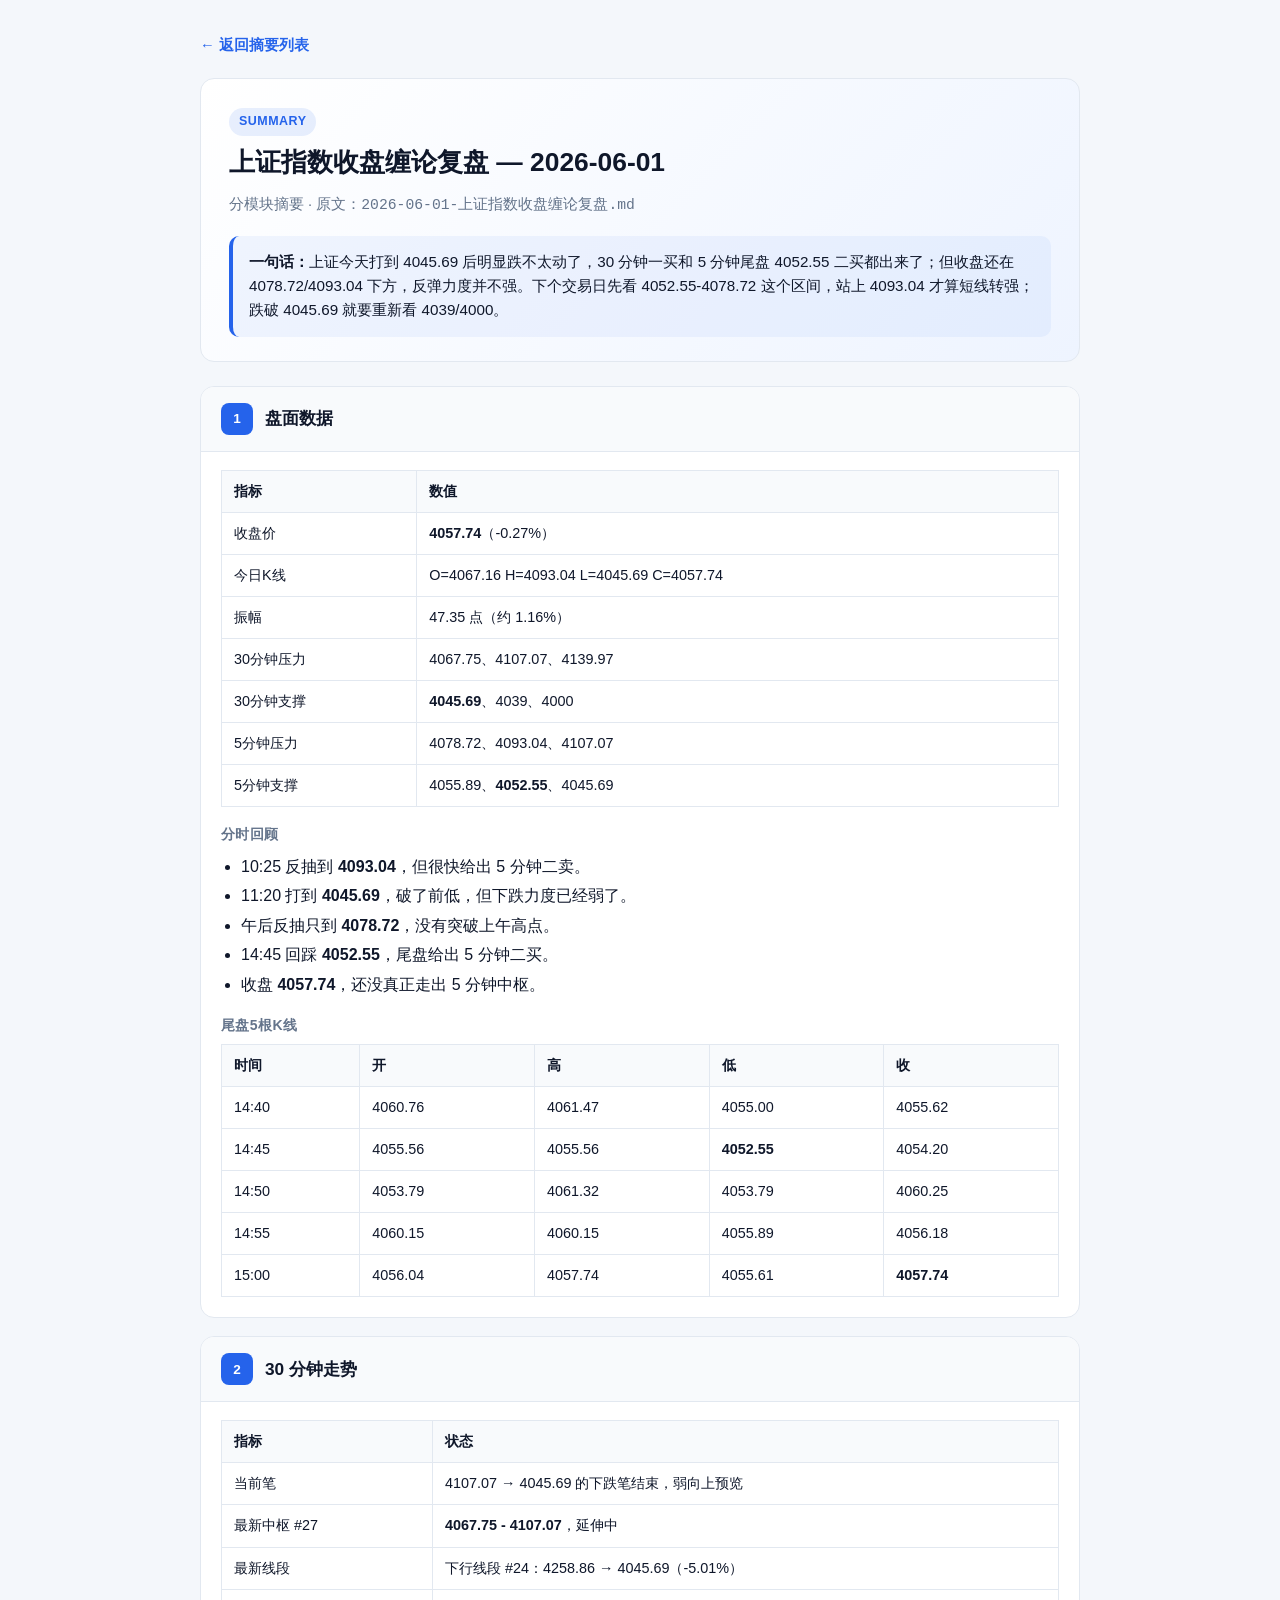
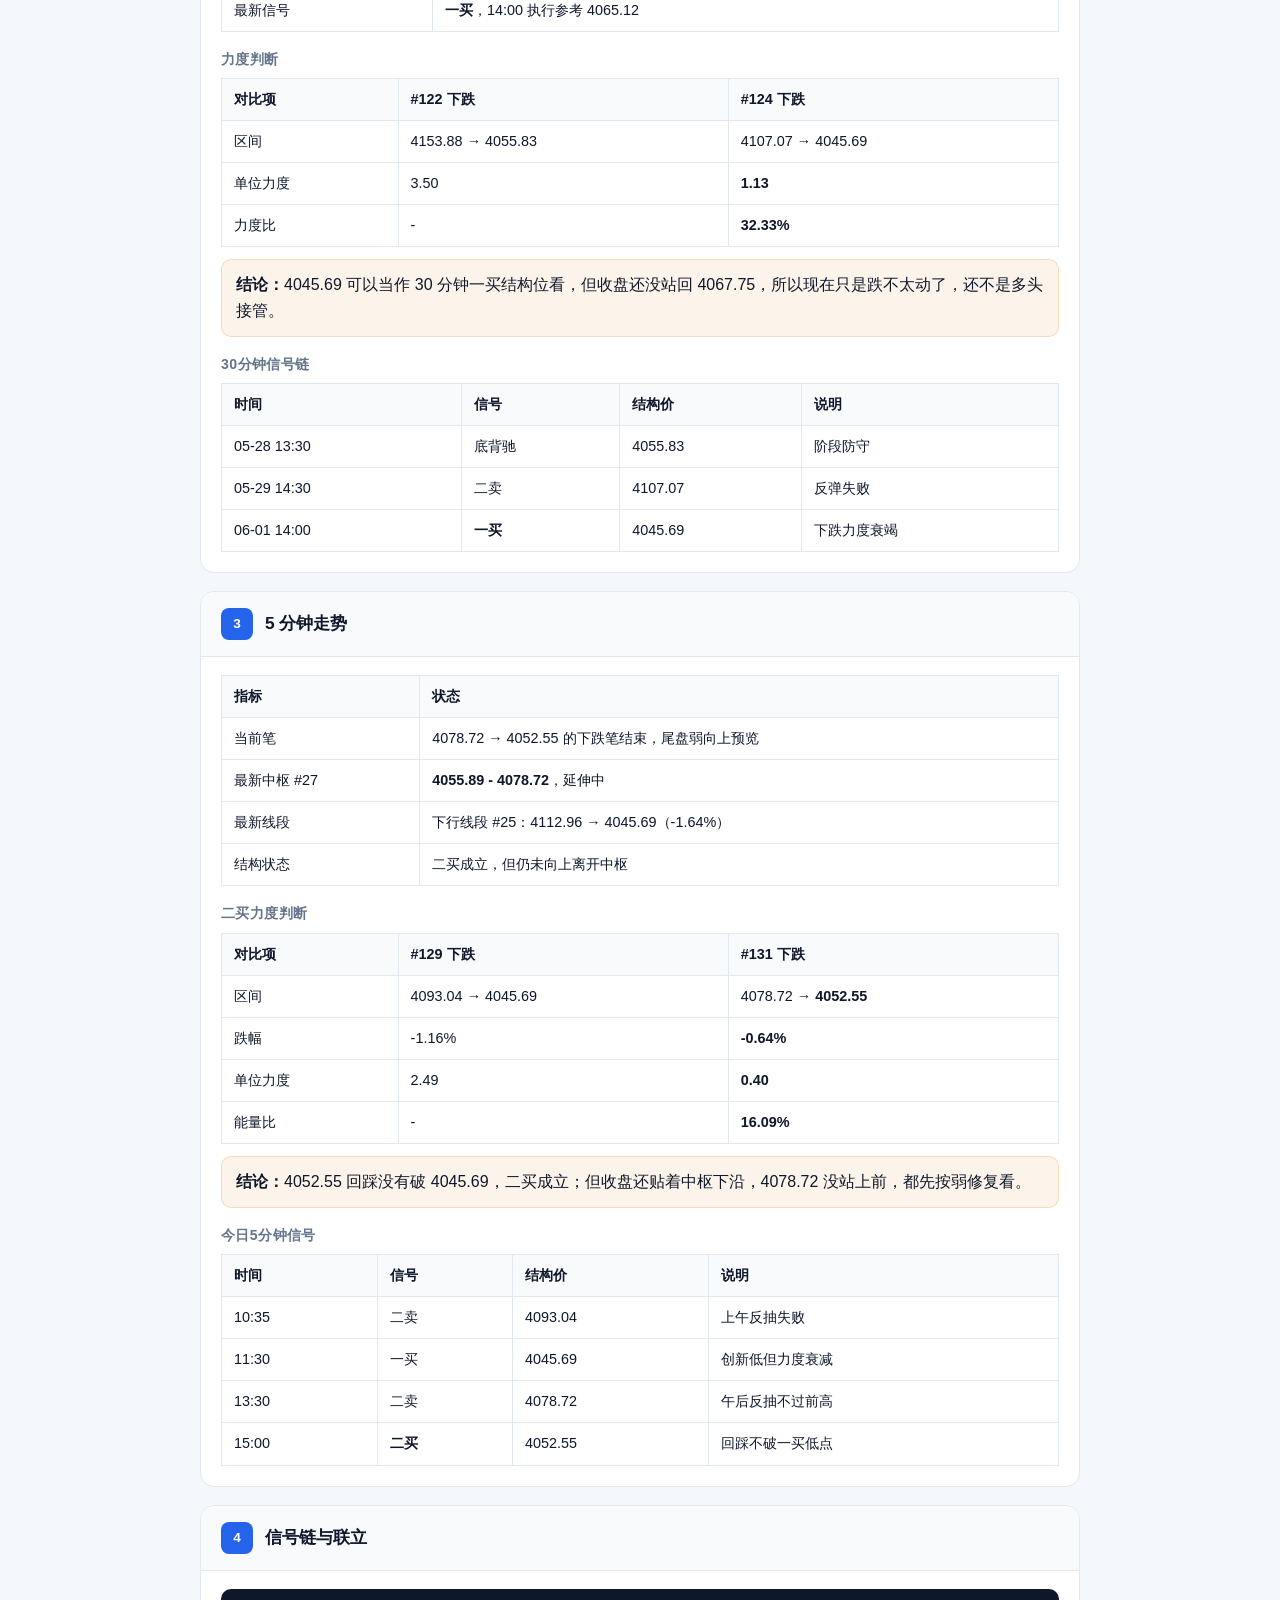
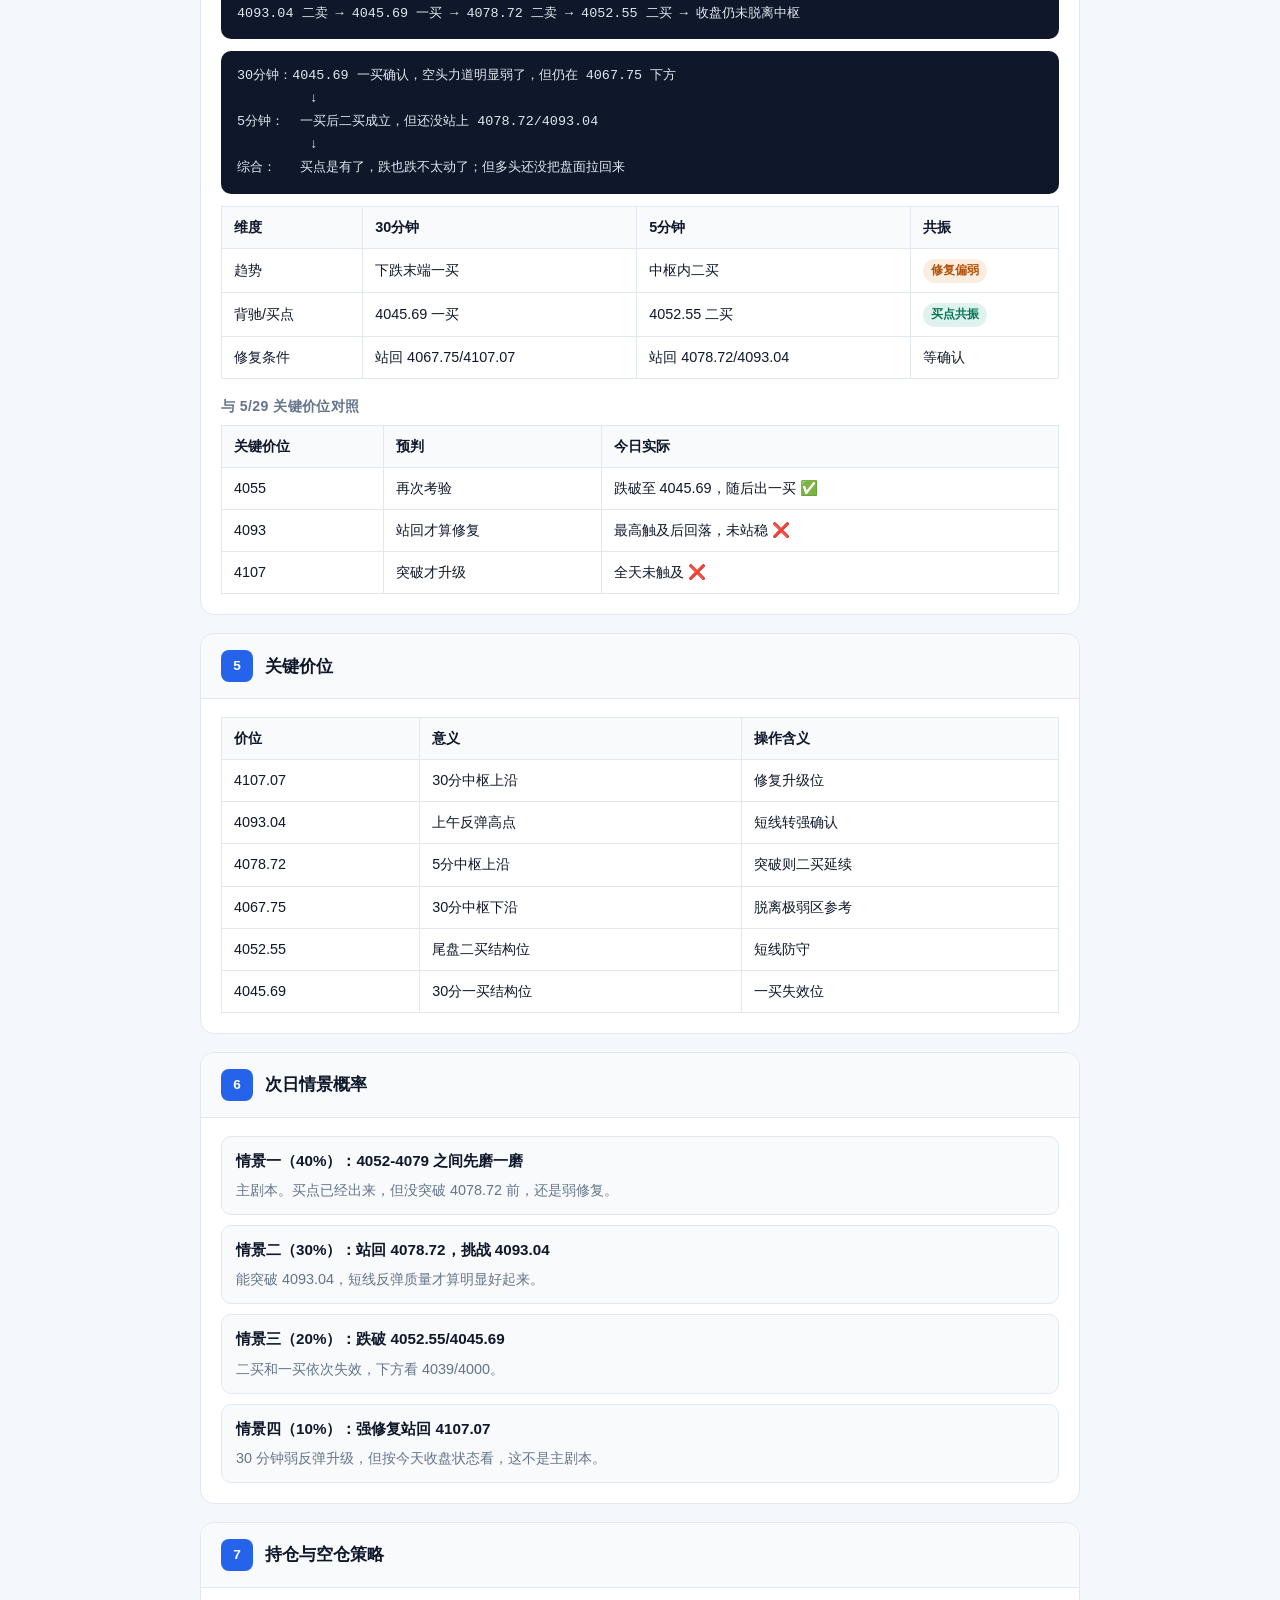
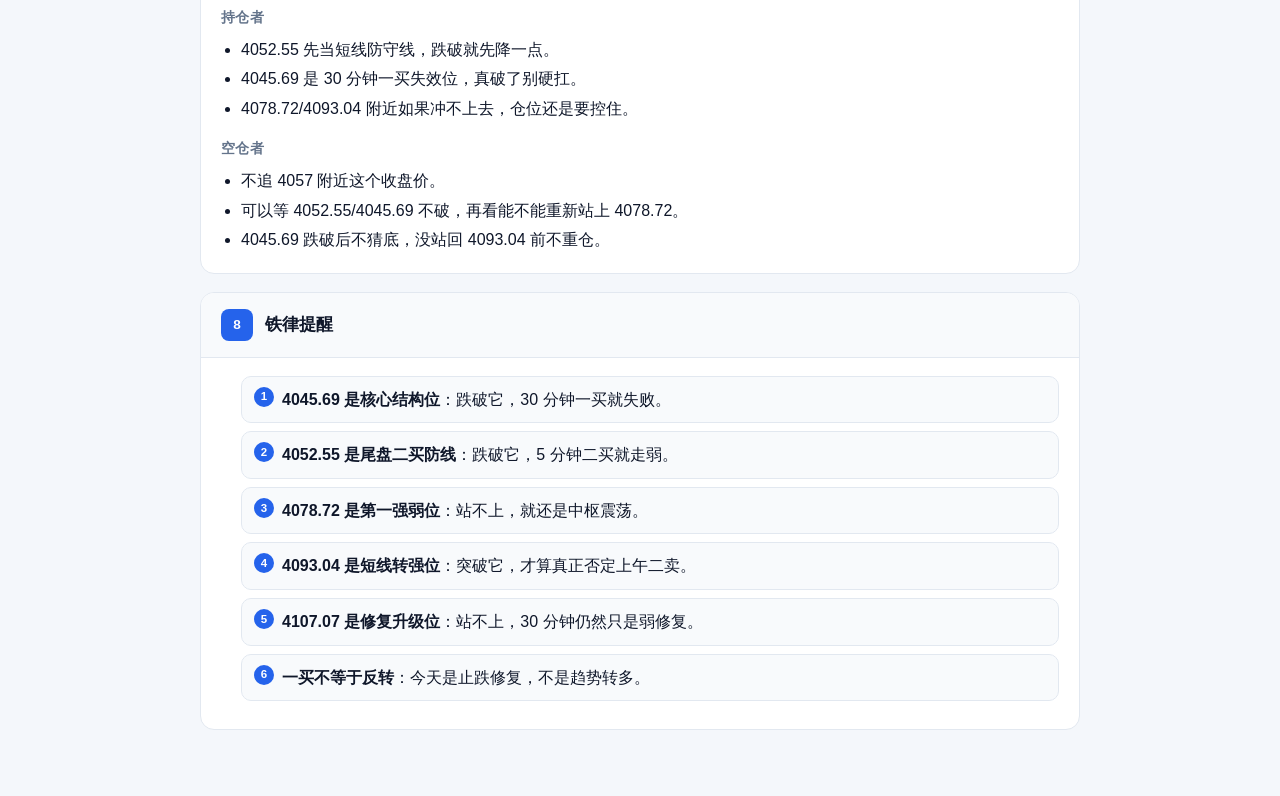
<file: public/daily-review-summaries/2026-06-01-上证指数收盘缠论复盘-summary.html>
<!DOCTYPE html>
<html lang="zh-CN">
<head>
  <meta charset="UTF-8">
  <meta name="viewport" content="width=device-width, initial-scale=1.0">
  <title>2026-06-01 上证指数收盘 · 分模块摘要</title>
  <link rel="stylesheet" href="summary.css">
</head>
<body>
  <main class="page">
    <a class="back-link" href="index.html">← 返回摘要列表</a>

    <header class="hero">
      <div class="badge">Summary</div>
      <h1>上证指数收盘缠论复盘 — 2026-06-01</h1>
      <p class="meta">分模块摘要 · 原文：<code>2026-06-01-上证指数收盘缠论复盘.md</code></p>
      <p class="one-liner"><strong>一句话：</strong>上证今天打到 4045.69 后明显跌不太动了，30 分钟一买和 5 分钟尾盘 4052.55 二买都出来了；但收盘还在 4078.72/4093.04 下方，反弹力度并不强。下个交易日先看 4052.55-4078.72 这个区间，站上 4093.04 才算短线转强；跌破 4045.69 就要重新看 4039/4000。</p>
    </header>

    <section class="module">
      <div class="module-head"><span class="module-num">1</span><h2>盘面数据</h2></div>
      <div class="module-body">
        <table class="data-table">
          <tr><th>指标</th><th>数值</th></tr>
          <tr><td>收盘价</td><td><strong>4057.74</strong>（-0.27%）</td></tr>
          <tr><td>今日K线</td><td>O=4067.16 H=4093.04 L=4045.69 C=4057.74</td></tr>
          <tr><td>振幅</td><td>47.35 点（约 1.16%）</td></tr>
          <tr><td>30分钟压力</td><td>4067.75、4107.07、4139.97</td></tr>
          <tr><td>30分钟支撑</td><td><strong>4045.69</strong>、4039、4000</td></tr>
          <tr><td>5分钟压力</td><td>4078.72、4093.04、4107.07</td></tr>
          <tr><td>5分钟支撑</td><td>4055.89、<strong>4052.55</strong>、4045.69</td></tr>
        </table>
        <div class="subhead">分时回顾</div>
        <ul>
          <li>10:25 反抽到 <strong>4093.04</strong>，但很快给出 5 分钟二卖。</li>
          <li>11:20 打到 <strong>4045.69</strong>，破了前低，但下跌力度已经弱了。</li>
          <li>午后反抽只到 <strong>4078.72</strong>，没有突破上午高点。</li>
          <li>14:45 回踩 <strong>4052.55</strong>，尾盘给出 5 分钟二买。</li>
          <li>收盘 <strong>4057.74</strong>，还没真正走出 5 分钟中枢。</li>
        </ul>
        <div class="subhead">尾盘5根K线</div>
        <table class="data-table">
          <tr><th>时间</th><th>开</th><th>高</th><th>低</th><th>收</th></tr>
          <tr><td>14:40</td><td>4060.76</td><td>4061.47</td><td>4055.00</td><td>4055.62</td></tr>
          <tr><td>14:45</td><td>4055.56</td><td>4055.56</td><td><strong>4052.55</strong></td><td>4054.20</td></tr>
          <tr><td>14:50</td><td>4053.79</td><td>4061.32</td><td>4053.79</td><td>4060.25</td></tr>
          <tr><td>14:55</td><td>4060.15</td><td>4060.15</td><td>4055.89</td><td>4056.18</td></tr>
          <tr><td>15:00</td><td>4056.04</td><td>4057.74</td><td>4055.61</td><td><strong>4057.74</strong></td></tr>
        </table>
      </div>
    </section>

    <section class="module">
      <div class="module-head"><span class="module-num">2</span><h2>30 分钟走势</h2></div>
      <div class="module-body">
        <table class="data-table">
          <tr><th>指标</th><th>状态</th></tr>
          <tr><td>当前笔</td><td>4107.07 → 4045.69 的下跌笔结束，弱向上预览</td></tr>
          <tr><td>最新中枢 #27</td><td><strong>4067.75 - 4107.07</strong>，延伸中</td></tr>
          <tr><td>最新线段</td><td>下行线段 #24：4258.86 → 4045.69（-5.01%）</td></tr>
          <tr><td>最新信号</td><td><strong>一买</strong>，14:00 执行参考 4065.12</td></tr>
        </table>
        <div class="subhead">力度判断</div>
        <table class="data-table">
          <tr><th>对比项</th><th>#122 下跌</th><th>#124 下跌</th></tr>
          <tr><td>区间</td><td>4153.88 → 4055.83</td><td>4107.07 → 4045.69</td></tr>
          <tr><td>单位力度</td><td>3.50</td><td><strong>1.13</strong></td></tr>
          <tr><td>力度比</td><td>-</td><td><strong>32.33%</strong></td></tr>
        </table>
        <div class="callout warn"><strong>结论：</strong>4045.69 可以当作 30 分钟一买结构位看，但收盘还没站回 4067.75，所以现在只是跌不太动了，还不是多头接管。</div>
        <div class="subhead">30分钟信号链</div>
        <table class="data-table">
          <tr><th>时间</th><th>信号</th><th>结构价</th><th>说明</th></tr>
          <tr><td>05-28 13:30</td><td>底背驰</td><td>4055.83</td><td>阶段防守</td></tr>
          <tr><td>05-29 14:30</td><td>二卖</td><td>4107.07</td><td>反弹失败</td></tr>
          <tr><td>06-01 14:00</td><td><strong>一买</strong></td><td>4045.69</td><td>下跌力度衰竭</td></tr>
        </table>
      </div>
    </section>

    <section class="module">
      <div class="module-head"><span class="module-num">3</span><h2>5 分钟走势</h2></div>
      <div class="module-body">
        <table class="data-table">
          <tr><th>指标</th><th>状态</th></tr>
          <tr><td>当前笔</td><td>4078.72 → 4052.55 的下跌笔结束，尾盘弱向上预览</td></tr>
          <tr><td>最新中枢 #27</td><td><strong>4055.89 - 4078.72</strong>，延伸中</td></tr>
          <tr><td>最新线段</td><td>下行线段 #25：4112.96 → 4045.69（-1.64%）</td></tr>
          <tr><td>结构状态</td><td>二买成立，但仍未向上离开中枢</td></tr>
        </table>
        <div class="subhead">二买力度判断</div>
        <table class="data-table">
          <tr><th>对比项</th><th>#129 下跌</th><th>#131 下跌</th></tr>
          <tr><td>区间</td><td>4093.04 → 4045.69</td><td>4078.72 → <strong>4052.55</strong></td></tr>
          <tr><td>跌幅</td><td>-1.16%</td><td><strong>-0.64%</strong></td></tr>
          <tr><td>单位力度</td><td>2.49</td><td><strong>0.40</strong></td></tr>
          <tr><td>能量比</td><td>-</td><td><strong>16.09%</strong></td></tr>
        </table>
        <div class="callout warn"><strong>结论：</strong>4052.55 回踩没有破 4045.69，二买成立；但收盘还贴着中枢下沿，4078.72 没站上前，都先按弱修复看。</div>
        <div class="subhead">今日5分钟信号</div>
        <table class="data-table">
          <tr><th>时间</th><th>信号</th><th>结构价</th><th>说明</th></tr>
          <tr><td>10:35</td><td>二卖</td><td>4093.04</td><td>上午反抽失败</td></tr>
          <tr><td>11:30</td><td>一买</td><td>4045.69</td><td>创新低但力度衰减</td></tr>
          <tr><td>13:30</td><td>二卖</td><td>4078.72</td><td>午后反抽不过前高</td></tr>
          <tr><td>15:00</td><td><strong>二买</strong></td><td>4052.55</td><td>回踩不破一买低点</td></tr>
        </table>
      </div>
    </section>

    <section class="module">
      <div class="module-head"><span class="module-num">4</span><h2>信号链与联立</h2></div>
      <div class="module-body">
        <div class="flow">4093.04 二卖 → 4045.69 一买 → 4078.72 二卖 → 4052.55 二买 → 收盘仍未脱离中枢</div>
        <div class="flow">30分钟：4045.69 一买确认，空头力道明显弱了，但仍在 4067.75 下方
         ↓
5分钟：  一买后二买成立，但还没站上 4078.72/4093.04
         ↓
综合：   买点是有了，跌也跌不太动了；但多头还没把盘面拉回来</div>
        <table class="data-table">
          <tr><th>维度</th><th>30分钟</th><th>5分钟</th><th>共振</th></tr>
          <tr><td>趋势</td><td>下跌末端一买</td><td>中枢内二买</td><td><span class="tag warn">修复偏弱</span></td></tr>
          <tr><td>背驰/买点</td><td>4045.69 一买</td><td>4052.55 二买</td><td><span class="tag bull">买点共振</span></td></tr>
          <tr><td>修复条件</td><td>站回 4067.75/4107.07</td><td>站回 4078.72/4093.04</td><td>等确认</td></tr>
        </table>
        <div class="subhead">与 5/29 关键价位对照</div>
        <table class="data-table">
          <tr><th>关键价位</th><th>预判</th><th>今日实际</th></tr>
          <tr><td>4055</td><td>再次考验</td><td>跌破至 4045.69，随后出一买 ✅</td></tr>
          <tr><td>4093</td><td>站回才算修复</td><td>最高触及后回落，未站稳 ❌</td></tr>
          <tr><td>4107</td><td>突破才升级</td><td>全天未触及 ❌</td></tr>
        </table>
      </div>
    </section>

    <section class="module">
      <div class="module-head"><span class="module-num">5</span><h2>关键价位</h2></div>
      <div class="module-body">
        <table class="data-table">
          <tr><th>价位</th><th>意义</th><th>操作含义</th></tr>
          <tr><td>4107.07</td><td>30分中枢上沿</td><td>修复升级位</td></tr>
          <tr><td>4093.04</td><td>上午反弹高点</td><td>短线转强确认</td></tr>
          <tr><td>4078.72</td><td>5分中枢上沿</td><td>突破则二买延续</td></tr>
          <tr><td>4067.75</td><td>30分中枢下沿</td><td>脱离极弱区参考</td></tr>
          <tr><td>4052.55</td><td>尾盘二买结构位</td><td>短线防守</td></tr>
          <tr><td>4045.69</td><td>30分一买结构位</td><td>一买失效位</td></tr>
        </table>
      </div>
    </section>

    <section class="module">
      <div class="module-head"><span class="module-num">6</span><h2>次日情景概率</h2></div>
      <div class="module-body">
        <div class="scenario">
          <h4>情景一（40%）：4052-4079 之间先磨一磨</h4>
          <p>主剧本。买点已经出来，但没突破 4078.72 前，还是弱修复。</p>
        </div>
        <div class="scenario">
          <h4>情景二（30%）：站回 4078.72，挑战 4093.04</h4>
          <p>能突破 4093.04，短线反弹质量才算明显好起来。</p>
        </div>
        <div class="scenario">
          <h4>情景三（20%）：跌破 4052.55/4045.69</h4>
          <p>二买和一买依次失效，下方看 4039/4000。</p>
        </div>
        <div class="scenario">
          <h4>情景四（10%）：强修复站回 4107.07</h4>
          <p>30 分钟弱反弹升级，但按今天收盘状态看，这不是主剧本。</p>
        </div>
      </div>
    </section>

    <section class="module">
      <div class="module-head"><span class="module-num">7</span><h2>持仓与空仓策略</h2></div>
      <div class="module-body">
        <div class="subhead">持仓者</div>
        <ul>
          <li>4052.55 先当短线防守线，跌破就先降一点。</li>
          <li>4045.69 是 30 分钟一买失效位，真破了别硬扛。</li>
          <li>4078.72/4093.04 附近如果冲不上去，仓位还是要控住。</li>
        </ul>
        <div class="subhead">空仓者</div>
        <ul>
          <li>不追 4057 附近这个收盘价。</li>
          <li>可以等 4052.55/4045.69 不破，再看能不能重新站上 4078.72。</li>
          <li>4045.69 跌破后不猜底，没站回 4093.04 前不重仓。</li>
        </ul>
      </div>
    </section>

    <section class="module">
      <div class="module-head"><span class="module-num">8</span><h2>铁律提醒</h2></div>
      <div class="module-body">
        <ol class="rules">
          <li><strong>4045.69 是核心结构位</strong>：跌破它，30 分钟一买就失败。</li>
          <li><strong>4052.55 是尾盘二买防线</strong>：跌破它，5 分钟二买就走弱。</li>
          <li><strong>4078.72 是第一强弱位</strong>：站不上，就还是中枢震荡。</li>
          <li><strong>4093.04 是短线转强位</strong>：突破它，才算真正否定上午二卖。</li>
          <li><strong>4107.07 是修复升级位</strong>：站不上，30 分钟仍然只是弱修复。</li>
          <li><strong>一买不等于反转</strong>：今天是止跌修复，不是趋势转多。</li>
        </ol>
      </div>
    </section>
  </main>
</body>
</html>
</file>
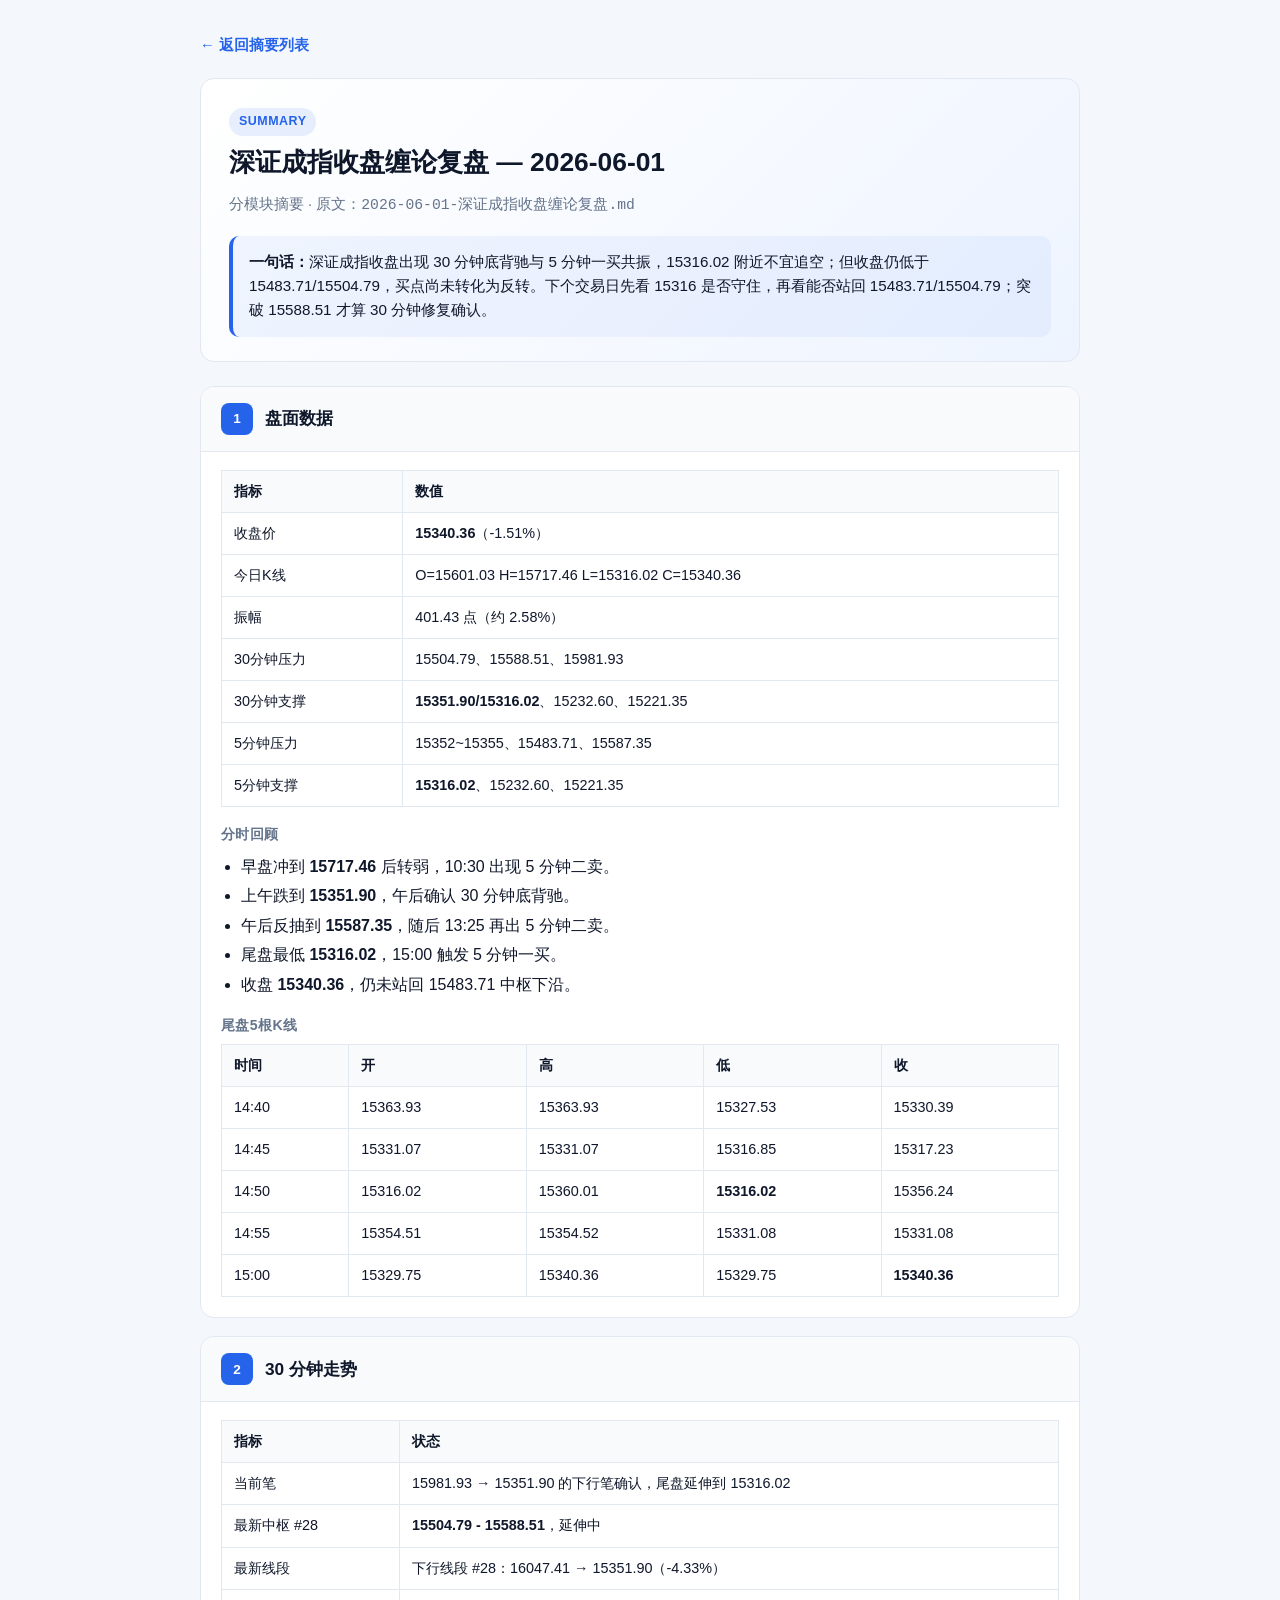
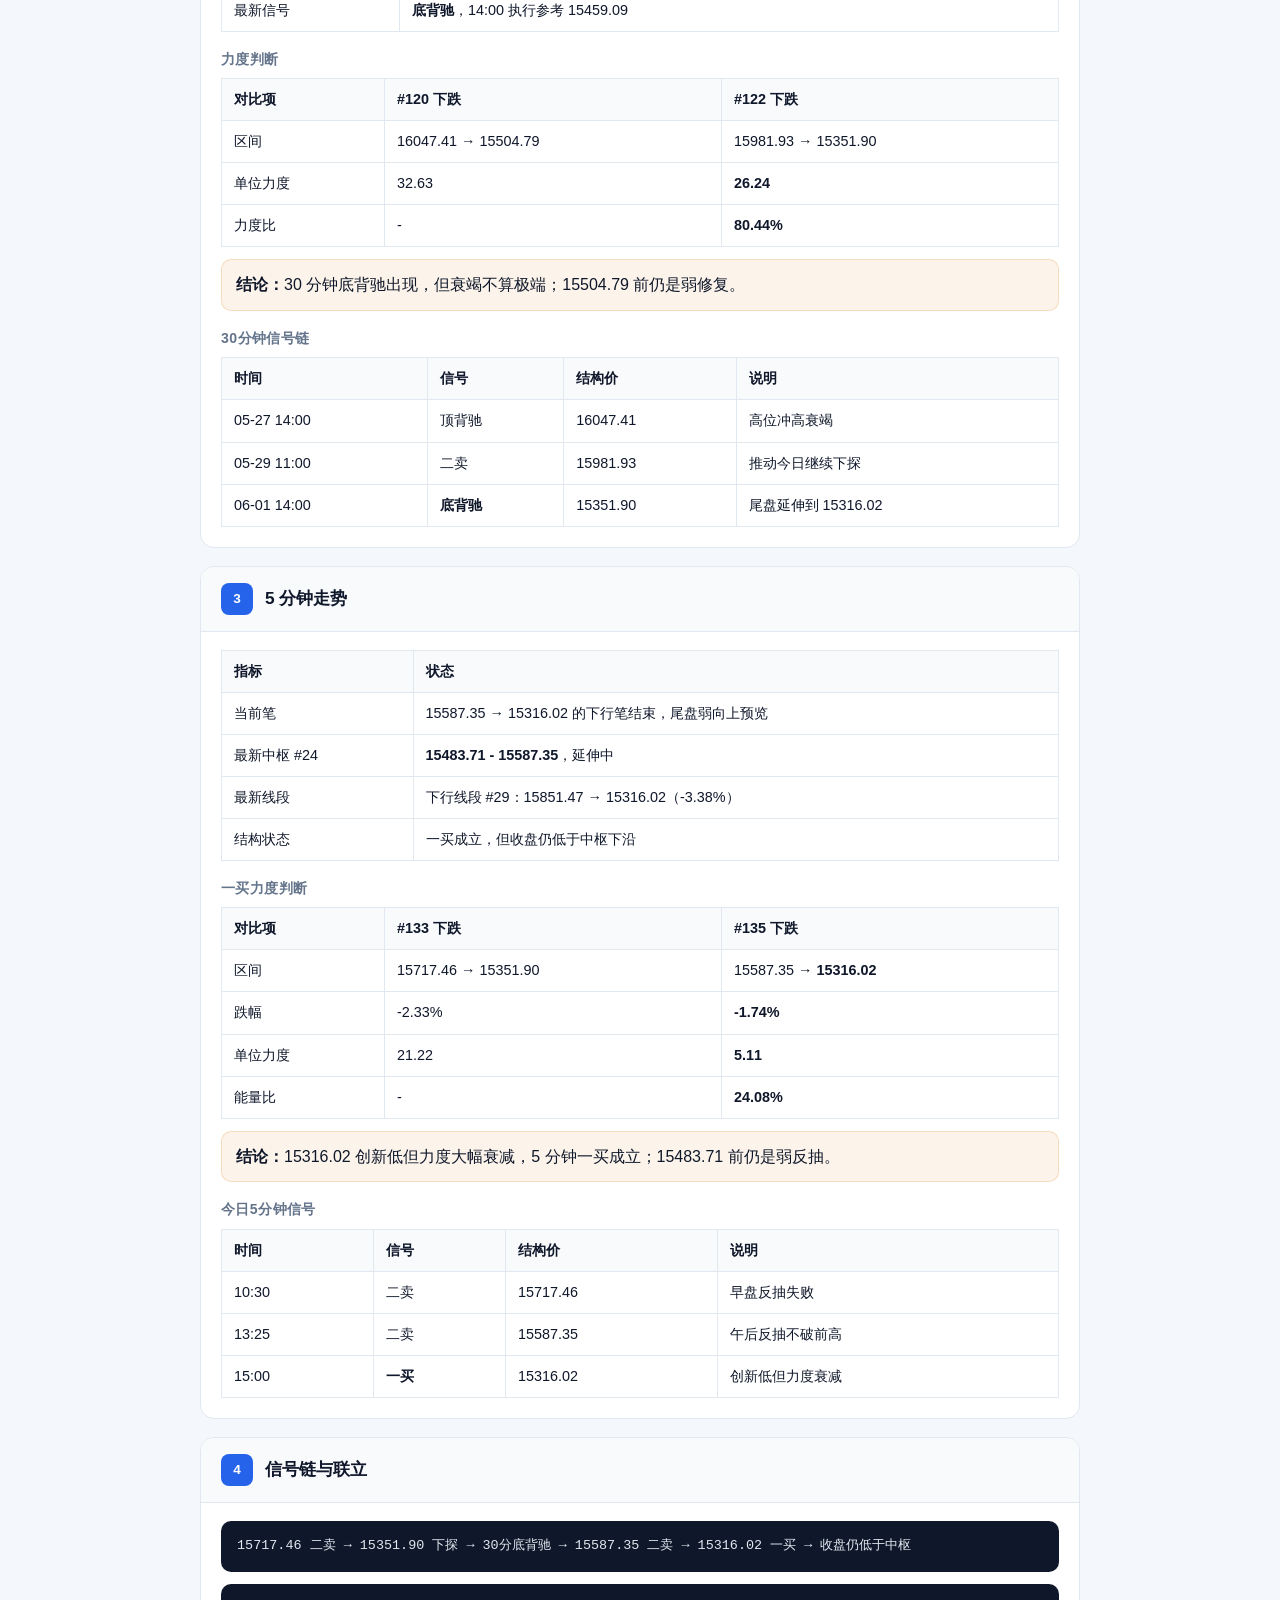
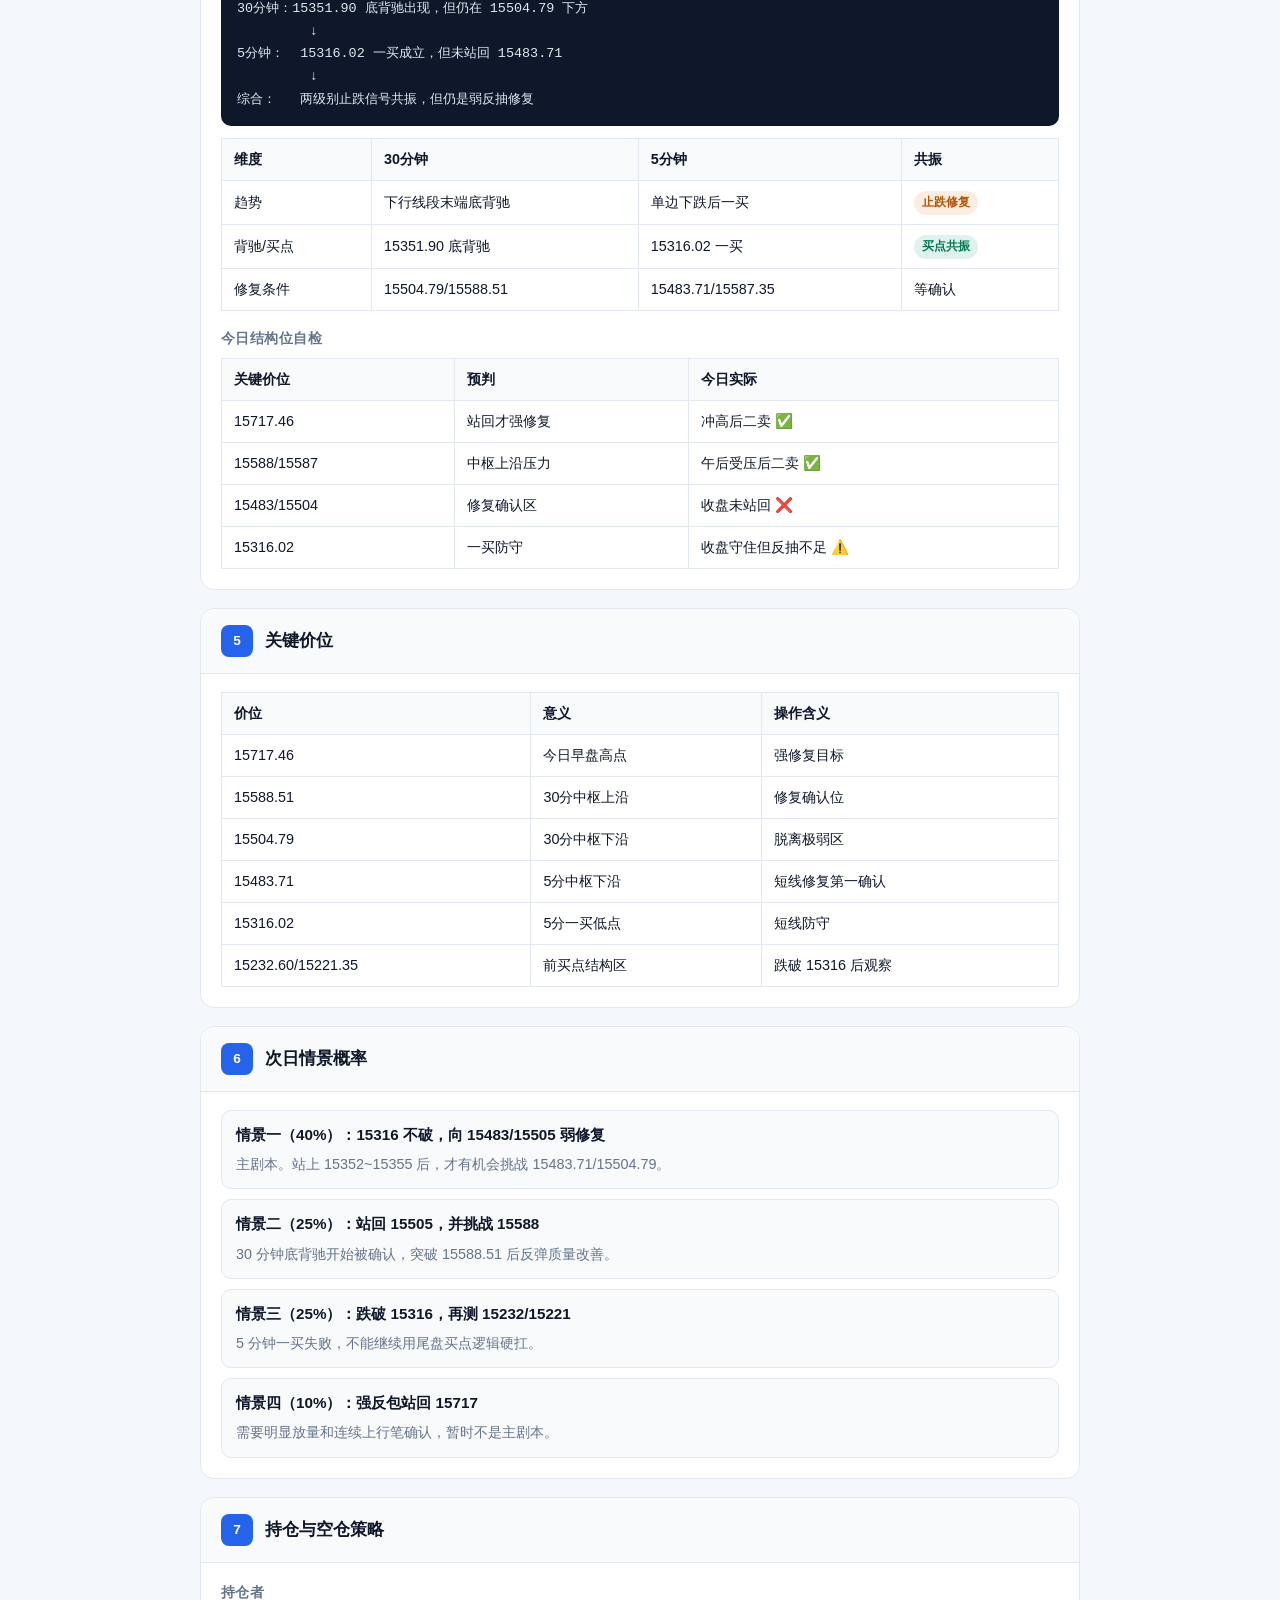
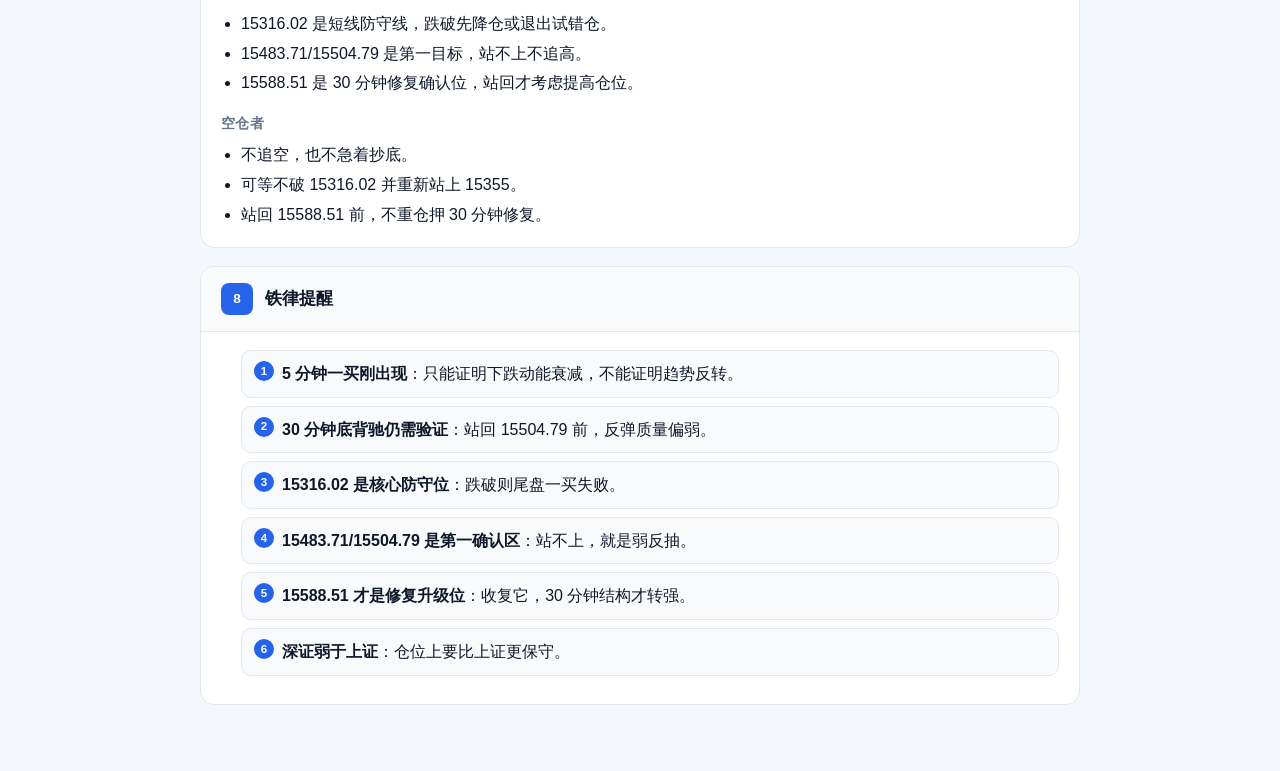
<file: public/daily-review-summaries/2026-06-01-深证成指收盘缠论复盘-summary.html>
<!DOCTYPE html>
<html lang="zh-CN">
<head>
  <meta charset="UTF-8">
  <meta name="viewport" content="width=device-width, initial-scale=1.0">
  <title>2026-06-01 深证成指收盘 · 分模块摘要</title>
  <link rel="stylesheet" href="summary.css">
</head>
<body>
  <main class="page">
    <a class="back-link" href="index.html">← 返回摘要列表</a>

    <header class="hero">
      <div class="badge">Summary</div>
      <h1>深证成指收盘缠论复盘 — 2026-06-01</h1>
      <p class="meta">分模块摘要 · 原文：<code>2026-06-01-深证成指收盘缠论复盘.md</code></p>
      <p class="one-liner"><strong>一句话：</strong>深证成指收盘出现 30 分钟底背驰与 5 分钟一买共振，15316.02 附近不宜追空；但收盘仍低于 15483.71/15504.79，买点尚未转化为反转。下个交易日先看 15316 是否守住，再看能否站回 15483.71/15504.79；突破 15588.51 才算 30 分钟修复确认。</p>
    </header>

    <section class="module">
      <div class="module-head"><span class="module-num">1</span><h2>盘面数据</h2></div>
      <div class="module-body">
        <table class="data-table">
          <tr><th>指标</th><th>数值</th></tr>
          <tr><td>收盘价</td><td><strong>15340.36</strong>（-1.51%）</td></tr>
          <tr><td>今日K线</td><td>O=15601.03 H=15717.46 L=15316.02 C=15340.36</td></tr>
          <tr><td>振幅</td><td>401.43 点（约 2.58%）</td></tr>
          <tr><td>30分钟压力</td><td>15504.79、15588.51、15981.93</td></tr>
          <tr><td>30分钟支撑</td><td><strong>15351.90/15316.02</strong>、15232.60、15221.35</td></tr>
          <tr><td>5分钟压力</td><td>15352~15355、15483.71、15587.35</td></tr>
          <tr><td>5分钟支撑</td><td><strong>15316.02</strong>、15232.60、15221.35</td></tr>
        </table>
        <div class="subhead">分时回顾</div>
        <ul>
          <li>早盘冲到 <strong>15717.46</strong> 后转弱，10:30 出现 5 分钟二卖。</li>
          <li>上午跌到 <strong>15351.90</strong>，午后确认 30 分钟底背驰。</li>
          <li>午后反抽到 <strong>15587.35</strong>，随后 13:25 再出 5 分钟二卖。</li>
          <li>尾盘最低 <strong>15316.02</strong>，15:00 触发 5 分钟一买。</li>
          <li>收盘 <strong>15340.36</strong>，仍未站回 15483.71 中枢下沿。</li>
        </ul>
        <div class="subhead">尾盘5根K线</div>
        <table class="data-table">
          <tr><th>时间</th><th>开</th><th>高</th><th>低</th><th>收</th></tr>
          <tr><td>14:40</td><td>15363.93</td><td>15363.93</td><td>15327.53</td><td>15330.39</td></tr>
          <tr><td>14:45</td><td>15331.07</td><td>15331.07</td><td>15316.85</td><td>15317.23</td></tr>
          <tr><td>14:50</td><td>15316.02</td><td>15360.01</td><td><strong>15316.02</strong></td><td>15356.24</td></tr>
          <tr><td>14:55</td><td>15354.51</td><td>15354.52</td><td>15331.08</td><td>15331.08</td></tr>
          <tr><td>15:00</td><td>15329.75</td><td>15340.36</td><td>15329.75</td><td><strong>15340.36</strong></td></tr>
        </table>
      </div>
    </section>

    <section class="module">
      <div class="module-head"><span class="module-num">2</span><h2>30 分钟走势</h2></div>
      <div class="module-body">
        <table class="data-table">
          <tr><th>指标</th><th>状态</th></tr>
          <tr><td>当前笔</td><td>15981.93 → 15351.90 的下行笔确认，尾盘延伸到 15316.02</td></tr>
          <tr><td>最新中枢 #28</td><td><strong>15504.79 - 15588.51</strong>，延伸中</td></tr>
          <tr><td>最新线段</td><td>下行线段 #28：16047.41 → 15351.90（-4.33%）</td></tr>
          <tr><td>最新信号</td><td><strong>底背驰</strong>，14:00 执行参考 15459.09</td></tr>
        </table>
        <div class="subhead">力度判断</div>
        <table class="data-table">
          <tr><th>对比项</th><th>#120 下跌</th><th>#122 下跌</th></tr>
          <tr><td>区间</td><td>16047.41 → 15504.79</td><td>15981.93 → 15351.90</td></tr>
          <tr><td>单位力度</td><td>32.63</td><td><strong>26.24</strong></td></tr>
          <tr><td>力度比</td><td>-</td><td><strong>80.44%</strong></td></tr>
        </table>
        <div class="callout warn"><strong>结论：</strong>30 分钟底背驰出现，但衰竭不算极端；15504.79 前仍是弱修复。</div>
        <div class="subhead">30分钟信号链</div>
        <table class="data-table">
          <tr><th>时间</th><th>信号</th><th>结构价</th><th>说明</th></tr>
          <tr><td>05-27 14:00</td><td>顶背驰</td><td>16047.41</td><td>高位冲高衰竭</td></tr>
          <tr><td>05-29 11:00</td><td>二卖</td><td>15981.93</td><td>推动今日继续下探</td></tr>
          <tr><td>06-01 14:00</td><td><strong>底背驰</strong></td><td>15351.90</td><td>尾盘延伸到 15316.02</td></tr>
        </table>
      </div>
    </section>

    <section class="module">
      <div class="module-head"><span class="module-num">3</span><h2>5 分钟走势</h2></div>
      <div class="module-body">
        <table class="data-table">
          <tr><th>指标</th><th>状态</th></tr>
          <tr><td>当前笔</td><td>15587.35 → 15316.02 的下行笔结束，尾盘弱向上预览</td></tr>
          <tr><td>最新中枢 #24</td><td><strong>15483.71 - 15587.35</strong>，延伸中</td></tr>
          <tr><td>最新线段</td><td>下行线段 #29：15851.47 → 15316.02（-3.38%）</td></tr>
          <tr><td>结构状态</td><td>一买成立，但收盘仍低于中枢下沿</td></tr>
        </table>
        <div class="subhead">一买力度判断</div>
        <table class="data-table">
          <tr><th>对比项</th><th>#133 下跌</th><th>#135 下跌</th></tr>
          <tr><td>区间</td><td>15717.46 → 15351.90</td><td>15587.35 → <strong>15316.02</strong></td></tr>
          <tr><td>跌幅</td><td>-2.33%</td><td><strong>-1.74%</strong></td></tr>
          <tr><td>单位力度</td><td>21.22</td><td><strong>5.11</strong></td></tr>
          <tr><td>能量比</td><td>-</td><td><strong>24.08%</strong></td></tr>
        </table>
        <div class="callout warn"><strong>结论：</strong>15316.02 创新低但力度大幅衰减，5 分钟一买成立；15483.71 前仍是弱反抽。</div>
        <div class="subhead">今日5分钟信号</div>
        <table class="data-table">
          <tr><th>时间</th><th>信号</th><th>结构价</th><th>说明</th></tr>
          <tr><td>10:30</td><td>二卖</td><td>15717.46</td><td>早盘反抽失败</td></tr>
          <tr><td>13:25</td><td>二卖</td><td>15587.35</td><td>午后反抽不破前高</td></tr>
          <tr><td>15:00</td><td><strong>一买</strong></td><td>15316.02</td><td>创新低但力度衰减</td></tr>
        </table>
      </div>
    </section>

    <section class="module">
      <div class="module-head"><span class="module-num">4</span><h2>信号链与联立</h2></div>
      <div class="module-body">
        <div class="flow">15717.46 二卖 → 15351.90 下探 → 30分底背驰 → 15587.35 二卖 → 15316.02 一买 → 收盘仍低于中枢</div>
        <div class="flow">30分钟：15351.90 底背驰出现，但仍在 15504.79 下方
         ↓
5分钟：  15316.02 一买成立，但未站回 15483.71
         ↓
综合：   两级别止跌信号共振，但仍是弱反抽修复</div>
        <table class="data-table">
          <tr><th>维度</th><th>30分钟</th><th>5分钟</th><th>共振</th></tr>
          <tr><td>趋势</td><td>下行线段末端底背驰</td><td>单边下跌后一买</td><td><span class="tag warn">止跌修复</span></td></tr>
          <tr><td>背驰/买点</td><td>15351.90 底背驰</td><td>15316.02 一买</td><td><span class="tag bull">买点共振</span></td></tr>
          <tr><td>修复条件</td><td>15504.79/15588.51</td><td>15483.71/15587.35</td><td>等确认</td></tr>
        </table>
        <div class="subhead">今日结构位自检</div>
        <table class="data-table">
          <tr><th>关键价位</th><th>预判</th><th>今日实际</th></tr>
          <tr><td>15717.46</td><td>站回才强修复</td><td>冲高后二卖 ✅</td></tr>
          <tr><td>15588/15587</td><td>中枢上沿压力</td><td>午后受压后二卖 ✅</td></tr>
          <tr><td>15483/15504</td><td>修复确认区</td><td>收盘未站回 ❌</td></tr>
          <tr><td>15316.02</td><td>一买防守</td><td>收盘守住但反抽不足 ⚠️</td></tr>
        </table>
      </div>
    </section>

    <section class="module">
      <div class="module-head"><span class="module-num">5</span><h2>关键价位</h2></div>
      <div class="module-body">
        <table class="data-table">
          <tr><th>价位</th><th>意义</th><th>操作含义</th></tr>
          <tr><td>15717.46</td><td>今日早盘高点</td><td>强修复目标</td></tr>
          <tr><td>15588.51</td><td>30分中枢上沿</td><td>修复确认位</td></tr>
          <tr><td>15504.79</td><td>30分中枢下沿</td><td>脱离极弱区</td></tr>
          <tr><td>15483.71</td><td>5分中枢下沿</td><td>短线修复第一确认</td></tr>
          <tr><td>15316.02</td><td>5分一买低点</td><td>短线防守</td></tr>
          <tr><td>15232.60/15221.35</td><td>前买点结构区</td><td>跌破 15316 后观察</td></tr>
        </table>
      </div>
    </section>

    <section class="module">
      <div class="module-head"><span class="module-num">6</span><h2>次日情景概率</h2></div>
      <div class="module-body">
        <div class="scenario">
          <h4>情景一（40%）：15316 不破，向 15483/15505 弱修复</h4>
          <p>主剧本。站上 15352~15355 后，才有机会挑战 15483.71/15504.79。</p>
        </div>
        <div class="scenario">
          <h4>情景二（25%）：站回 15505，并挑战 15588</h4>
          <p>30 分钟底背驰开始被确认，突破 15588.51 后反弹质量改善。</p>
        </div>
        <div class="scenario">
          <h4>情景三（25%）：跌破 15316，再测 15232/15221</h4>
          <p>5 分钟一买失败，不能继续用尾盘买点逻辑硬扛。</p>
        </div>
        <div class="scenario">
          <h4>情景四（10%）：强反包站回 15717</h4>
          <p>需要明显放量和连续上行笔确认，暂时不是主剧本。</p>
        </div>
      </div>
    </section>

    <section class="module">
      <div class="module-head"><span class="module-num">7</span><h2>持仓与空仓策略</h2></div>
      <div class="module-body">
        <div class="subhead">持仓者</div>
        <ul>
          <li>15316.02 是短线防守线，跌破先降仓或退出试错仓。</li>
          <li>15483.71/15504.79 是第一目标，站不上不追高。</li>
          <li>15588.51 是 30 分钟修复确认位，站回才考虑提高仓位。</li>
        </ul>
        <div class="subhead">空仓者</div>
        <ul>
          <li>不追空，也不急着抄底。</li>
          <li>可等不破 15316.02 并重新站上 15355。</li>
          <li>站回 15588.51 前，不重仓押 30 分钟修复。</li>
        </ul>
      </div>
    </section>

    <section class="module">
      <div class="module-head"><span class="module-num">8</span><h2>铁律提醒</h2></div>
      <div class="module-body">
        <ol class="rules">
          <li><strong>5 分钟一买刚出现</strong>：只能证明下跌动能衰减，不能证明趋势反转。</li>
          <li><strong>30 分钟底背驰仍需验证</strong>：站回 15504.79 前，反弹质量偏弱。</li>
          <li><strong>15316.02 是核心防守位</strong>：跌破则尾盘一买失败。</li>
          <li><strong>15483.71/15504.79 是第一确认区</strong>：站不上，就是弱反抽。</li>
          <li><strong>15588.51 才是修复升级位</strong>：收复它，30 分钟结构才转强。</li>
          <li><strong>深证弱于上证</strong>：仓位上要比上证更保守。</li>
        </ol>
      </div>
    </section>
  </main>
</body>
</html>
</file>
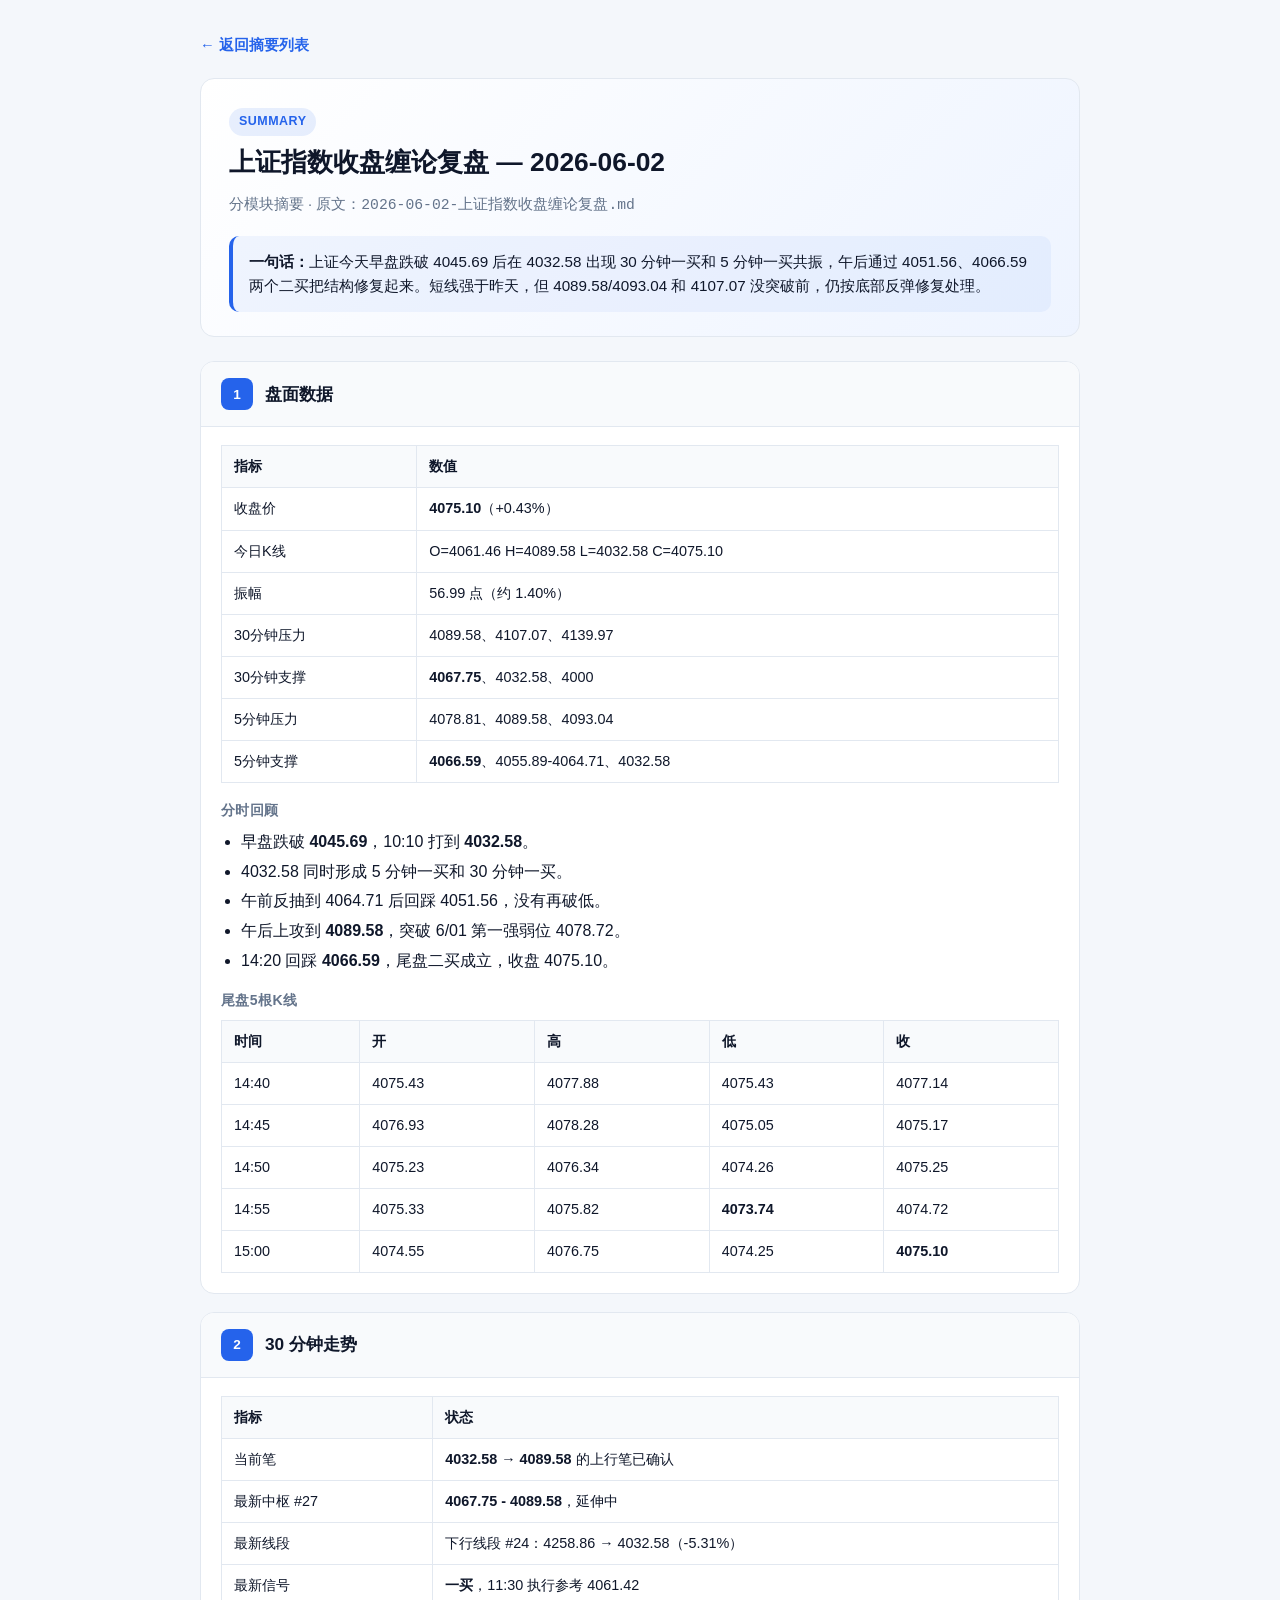
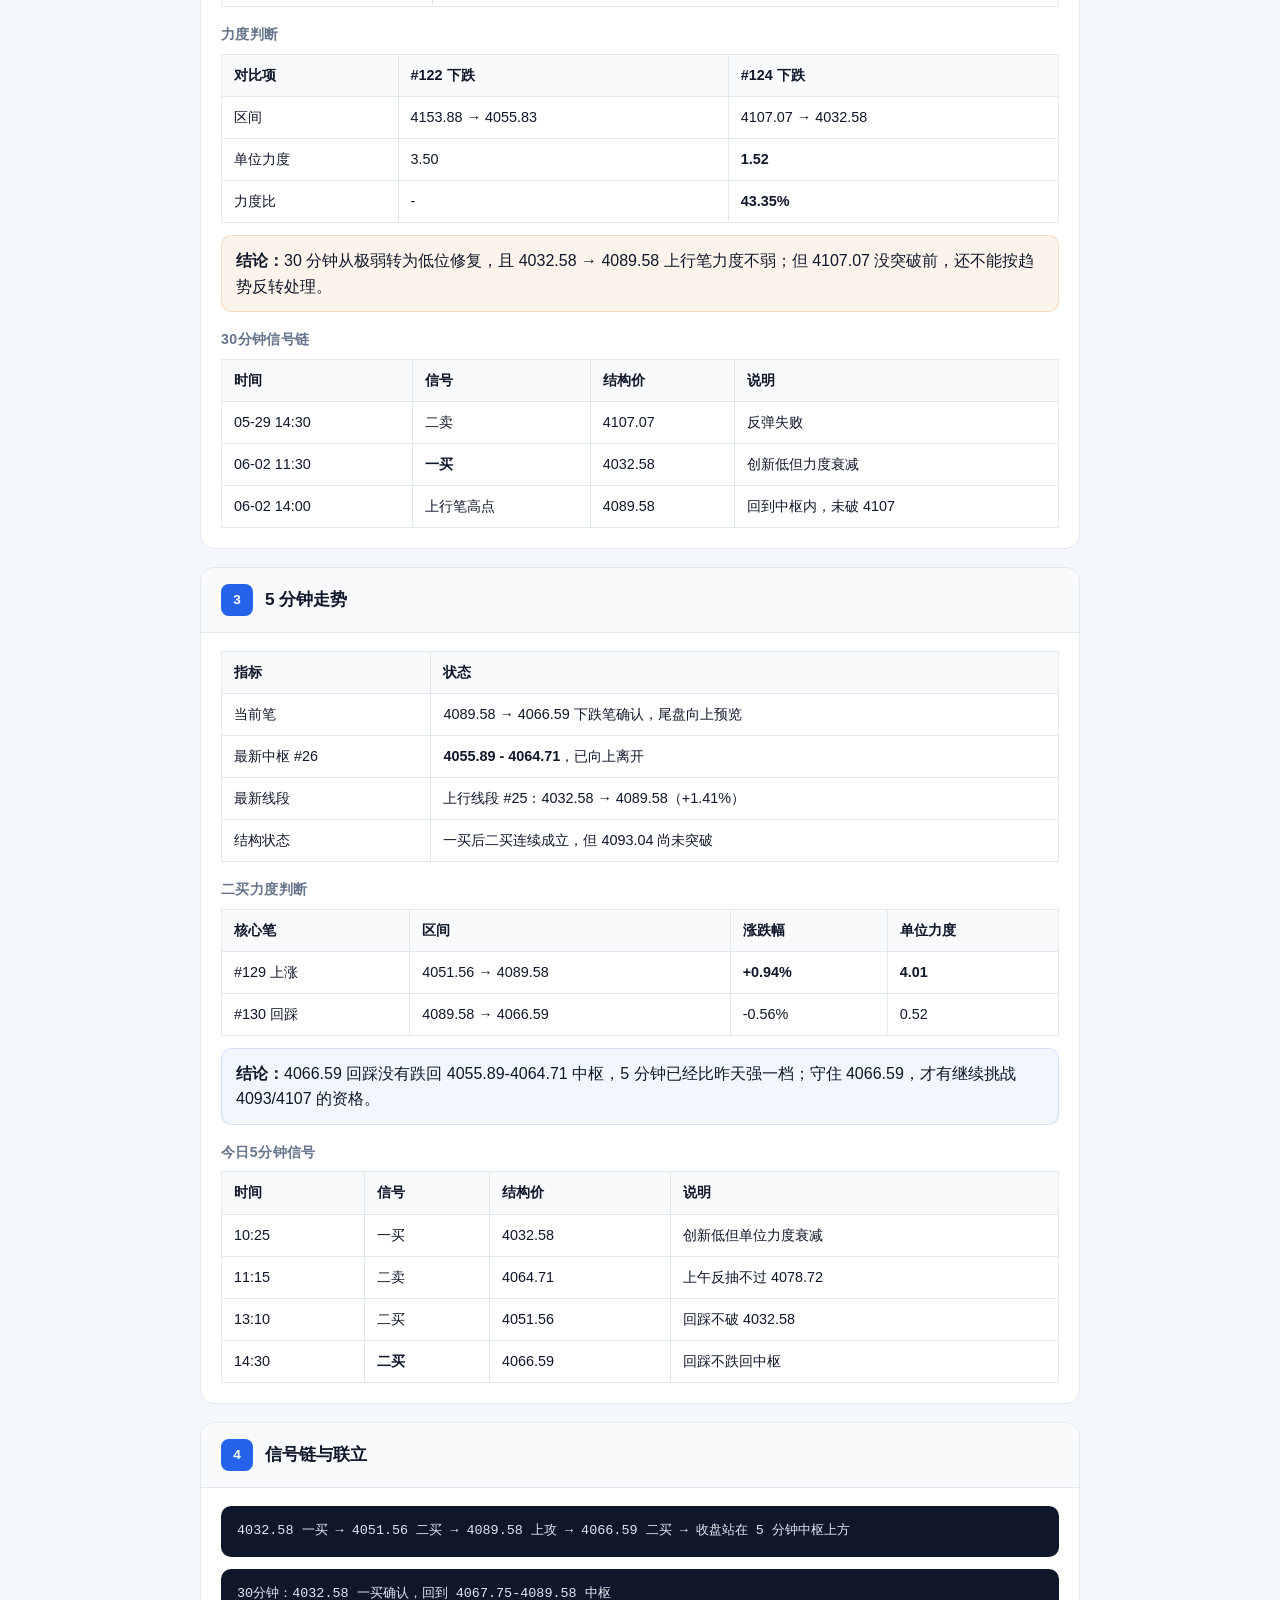
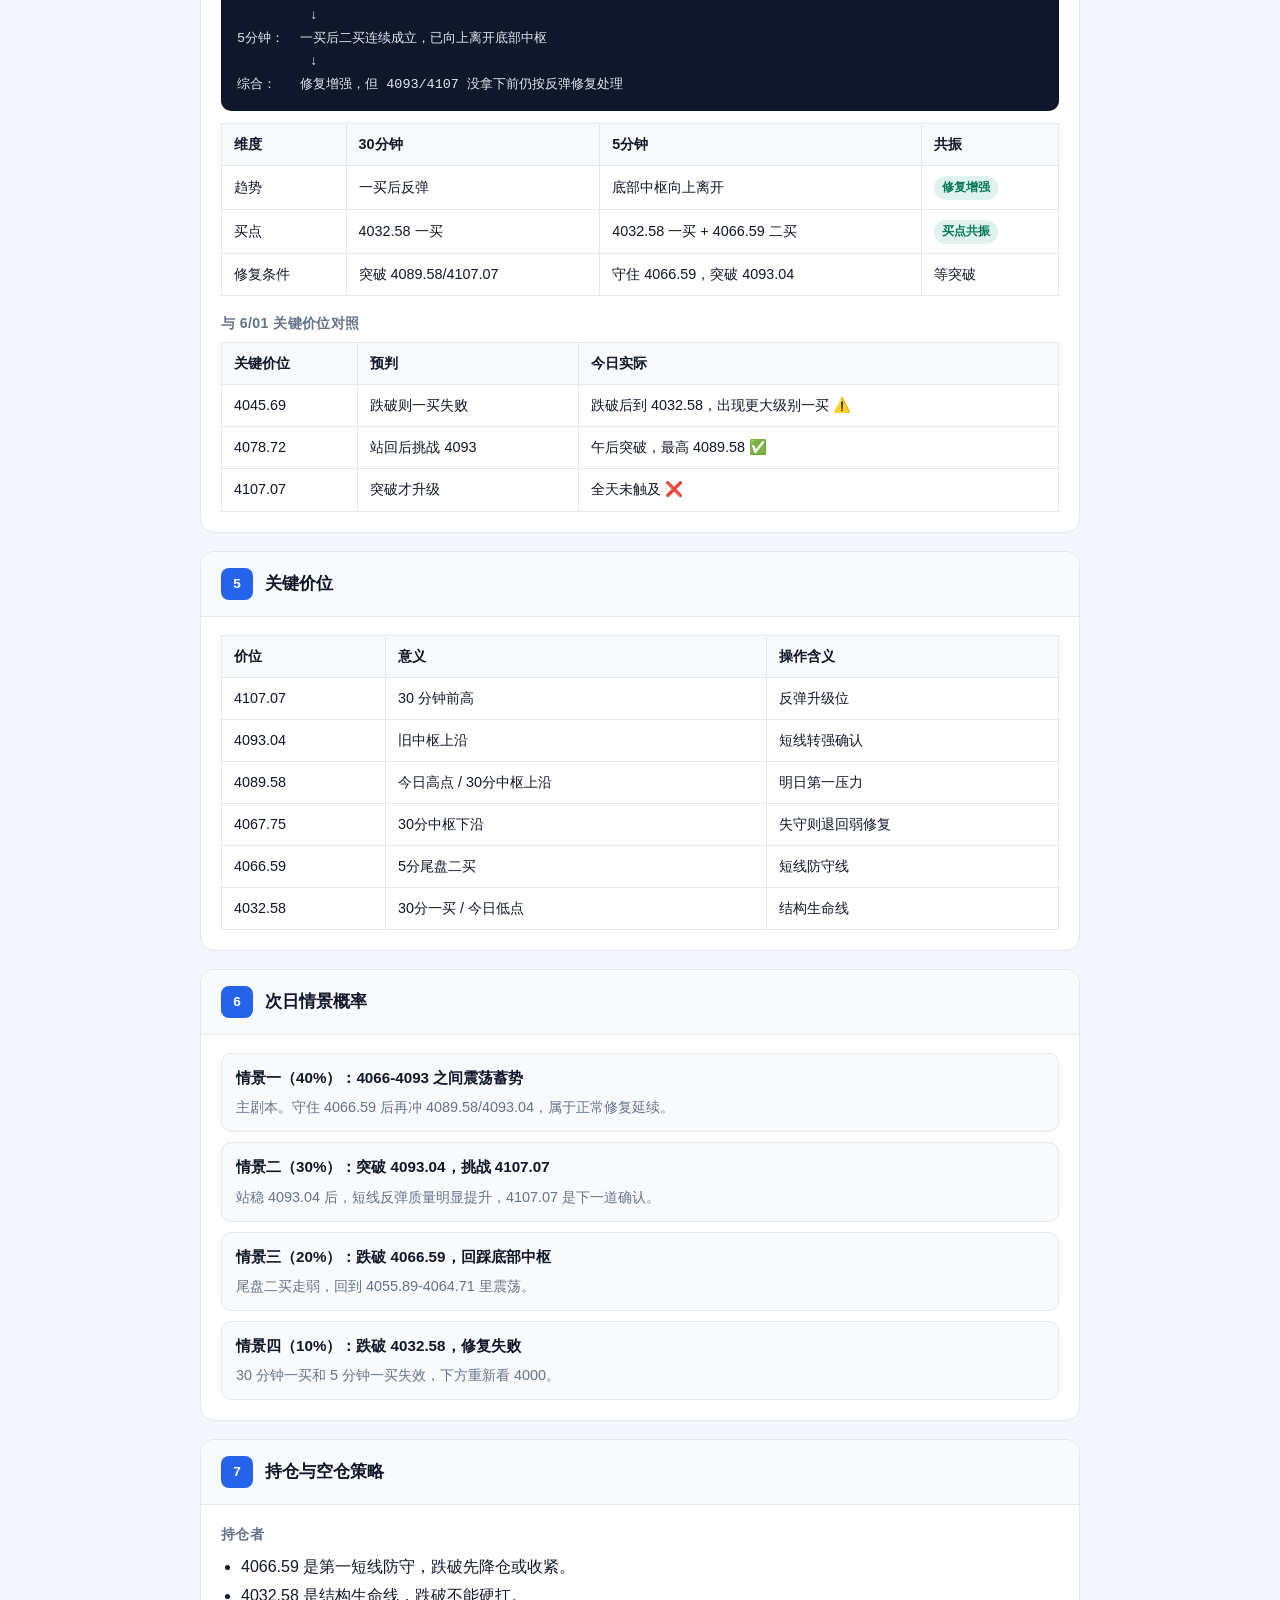
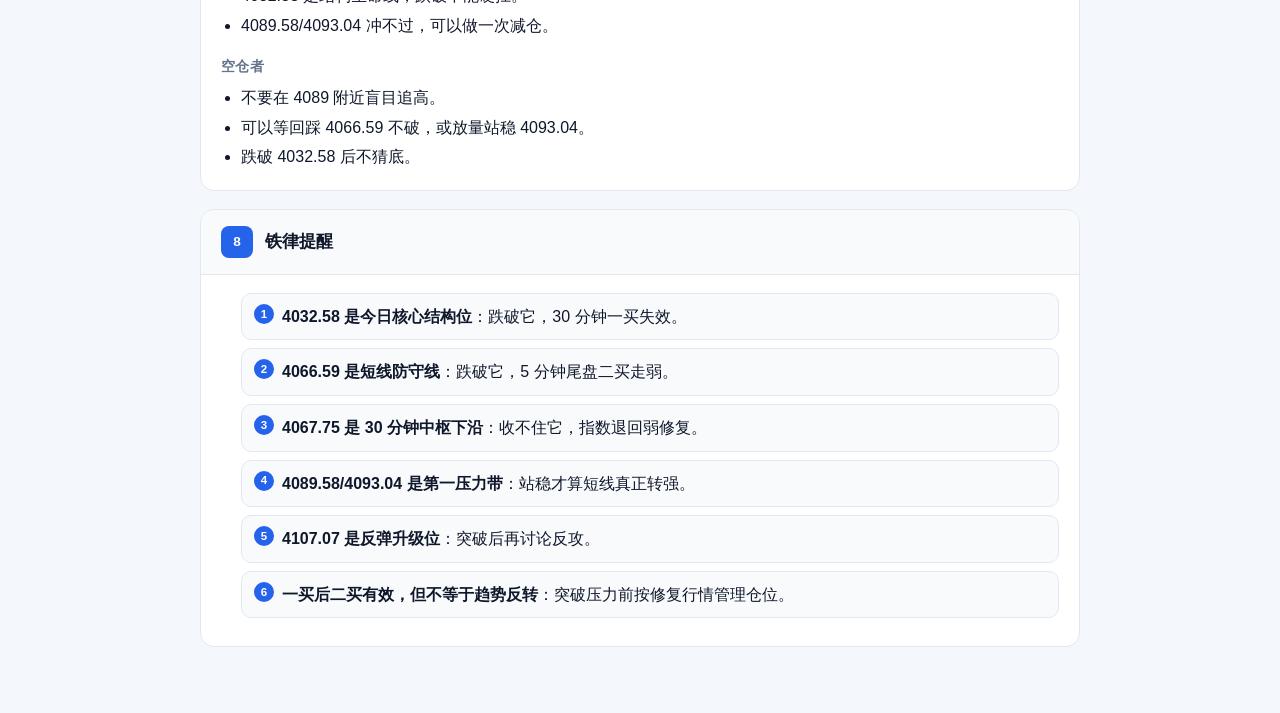
<file: public/daily-review-summaries/2026-06-02-上证指数收盘缠论复盘-summary.html>
<!DOCTYPE html>
<html lang="zh-CN">
<head>
  <meta charset="UTF-8">
  <meta name="viewport" content="width=device-width, initial-scale=1.0">
  <title>2026-06-02 上证指数收盘 · 分模块摘要</title>
  <link rel="stylesheet" href="summary.css">
</head>
<body>
  <main class="page">
    <a class="back-link" href="index.html">← 返回摘要列表</a>

    <header class="hero">
      <div class="badge">Summary</div>
      <h1>上证指数收盘缠论复盘 — 2026-06-02</h1>
      <p class="meta">分模块摘要 · 原文：<code>2026-06-02-上证指数收盘缠论复盘.md</code></p>
      <p class="one-liner"><strong>一句话：</strong>上证今天早盘跌破 4045.69 后在 4032.58 出现 30 分钟一买和 5 分钟一买共振，午后通过 4051.56、4066.59 两个二买把结构修复起来。短线强于昨天，但 4089.58/4093.04 和 4107.07 没突破前，仍按底部反弹修复处理。</p>
    </header>

    <section class="module">
      <div class="module-head"><span class="module-num">1</span><h2>盘面数据</h2></div>
      <div class="module-body">
        <table class="data-table">
          <tr><th>指标</th><th>数值</th></tr>
          <tr><td>收盘价</td><td><strong>4075.10</strong>（+0.43%）</td></tr>
          <tr><td>今日K线</td><td>O=4061.46 H=4089.58 L=4032.58 C=4075.10</td></tr>
          <tr><td>振幅</td><td>56.99 点（约 1.40%）</td></tr>
          <tr><td>30分钟压力</td><td>4089.58、4107.07、4139.97</td></tr>
          <tr><td>30分钟支撑</td><td><strong>4067.75</strong>、4032.58、4000</td></tr>
          <tr><td>5分钟压力</td><td>4078.81、4089.58、4093.04</td></tr>
          <tr><td>5分钟支撑</td><td><strong>4066.59</strong>、4055.89-4064.71、4032.58</td></tr>
        </table>
        <div class="subhead">分时回顾</div>
        <ul>
          <li>早盘跌破 <strong>4045.69</strong>，10:10 打到 <strong>4032.58</strong>。</li>
          <li>4032.58 同时形成 5 分钟一买和 30 分钟一买。</li>
          <li>午前反抽到 4064.71 后回踩 4051.56，没有再破低。</li>
          <li>午后上攻到 <strong>4089.58</strong>，突破 6/01 第一强弱位 4078.72。</li>
          <li>14:20 回踩 <strong>4066.59</strong>，尾盘二买成立，收盘 4075.10。</li>
        </ul>
        <div class="subhead">尾盘5根K线</div>
        <table class="data-table">
          <tr><th>时间</th><th>开</th><th>高</th><th>低</th><th>收</th></tr>
          <tr><td>14:40</td><td>4075.43</td><td>4077.88</td><td>4075.43</td><td>4077.14</td></tr>
          <tr><td>14:45</td><td>4076.93</td><td>4078.28</td><td>4075.05</td><td>4075.17</td></tr>
          <tr><td>14:50</td><td>4075.23</td><td>4076.34</td><td>4074.26</td><td>4075.25</td></tr>
          <tr><td>14:55</td><td>4075.33</td><td>4075.82</td><td><strong>4073.74</strong></td><td>4074.72</td></tr>
          <tr><td>15:00</td><td>4074.55</td><td>4076.75</td><td>4074.25</td><td><strong>4075.10</strong></td></tr>
        </table>
      </div>
    </section>

    <section class="module">
      <div class="module-head"><span class="module-num">2</span><h2>30 分钟走势</h2></div>
      <div class="module-body">
        <table class="data-table">
          <tr><th>指标</th><th>状态</th></tr>
          <tr><td>当前笔</td><td><strong>4032.58 → 4089.58</strong> 的上行笔已确认</td></tr>
          <tr><td>最新中枢 #27</td><td><strong>4067.75 - 4089.58</strong>，延伸中</td></tr>
          <tr><td>最新线段</td><td>下行线段 #24：4258.86 → 4032.58（-5.31%）</td></tr>
          <tr><td>最新信号</td><td><strong>一买</strong>，11:30 执行参考 4061.42</td></tr>
        </table>
        <div class="subhead">力度判断</div>
        <table class="data-table">
          <tr><th>对比项</th><th>#122 下跌</th><th>#124 下跌</th></tr>
          <tr><td>区间</td><td>4153.88 → 4055.83</td><td>4107.07 → 4032.58</td></tr>
          <tr><td>单位力度</td><td>3.50</td><td><strong>1.52</strong></td></tr>
          <tr><td>力度比</td><td>-</td><td><strong>43.35%</strong></td></tr>
        </table>
        <div class="callout warn"><strong>结论：</strong>30 分钟从极弱转为低位修复，且 4032.58 → 4089.58 上行笔力度不弱；但 4107.07 没突破前，还不能按趋势反转处理。</div>
        <div class="subhead">30分钟信号链</div>
        <table class="data-table">
          <tr><th>时间</th><th>信号</th><th>结构价</th><th>说明</th></tr>
          <tr><td>05-29 14:30</td><td>二卖</td><td>4107.07</td><td>反弹失败</td></tr>
          <tr><td>06-02 11:30</td><td><strong>一买</strong></td><td>4032.58</td><td>创新低但力度衰减</td></tr>
          <tr><td>06-02 14:00</td><td>上行笔高点</td><td>4089.58</td><td>回到中枢内，未破 4107</td></tr>
        </table>
      </div>
    </section>

    <section class="module">
      <div class="module-head"><span class="module-num">3</span><h2>5 分钟走势</h2></div>
      <div class="module-body">
        <table class="data-table">
          <tr><th>指标</th><th>状态</th></tr>
          <tr><td>当前笔</td><td>4089.58 → 4066.59 下跌笔确认，尾盘向上预览</td></tr>
          <tr><td>最新中枢 #26</td><td><strong>4055.89 - 4064.71</strong>，已向上离开</td></tr>
          <tr><td>最新线段</td><td>上行线段 #25：4032.58 → 4089.58（+1.41%）</td></tr>
          <tr><td>结构状态</td><td>一买后二买连续成立，但 4093.04 尚未突破</td></tr>
        </table>
        <div class="subhead">二买力度判断</div>
        <table class="data-table">
          <tr><th>核心笔</th><th>区间</th><th>涨跌幅</th><th>单位力度</th></tr>
          <tr><td>#129 上涨</td><td>4051.56 → 4089.58</td><td><strong>+0.94%</strong></td><td><strong>4.01</strong></td></tr>
          <tr><td>#130 回踩</td><td>4089.58 → 4066.59</td><td>-0.56%</td><td>0.52</td></tr>
        </table>
        <div class="callout bull"><strong>结论：</strong>4066.59 回踩没有跌回 4055.89-4064.71 中枢，5 分钟已经比昨天强一档；守住 4066.59，才有继续挑战 4093/4107 的资格。</div>
        <div class="subhead">今日5分钟信号</div>
        <table class="data-table">
          <tr><th>时间</th><th>信号</th><th>结构价</th><th>说明</th></tr>
          <tr><td>10:25</td><td>一买</td><td>4032.58</td><td>创新低但单位力度衰减</td></tr>
          <tr><td>11:15</td><td>二卖</td><td>4064.71</td><td>上午反抽不过 4078.72</td></tr>
          <tr><td>13:10</td><td>二买</td><td>4051.56</td><td>回踩不破 4032.58</td></tr>
          <tr><td>14:30</td><td><strong>二买</strong></td><td>4066.59</td><td>回踩不跌回中枢</td></tr>
        </table>
      </div>
    </section>

    <section class="module">
      <div class="module-head"><span class="module-num">4</span><h2>信号链与联立</h2></div>
      <div class="module-body">
        <div class="flow">4032.58 一买 → 4051.56 二买 → 4089.58 上攻 → 4066.59 二买 → 收盘站在 5 分钟中枢上方</div>
        <div class="flow">30分钟：4032.58 一买确认，回到 4067.75-4089.58 中枢
         ↓
5分钟：  一买后二买连续成立，已向上离开底部中枢
         ↓
综合：   修复增强，但 4093/4107 没拿下前仍按反弹修复处理</div>
        <table class="data-table">
          <tr><th>维度</th><th>30分钟</th><th>5分钟</th><th>共振</th></tr>
          <tr><td>趋势</td><td>一买后反弹</td><td>底部中枢向上离开</td><td><span class="tag bull">修复增强</span></td></tr>
          <tr><td>买点</td><td>4032.58 一买</td><td>4032.58 一买 + 4066.59 二买</td><td><span class="tag bull">买点共振</span></td></tr>
          <tr><td>修复条件</td><td>突破 4089.58/4107.07</td><td>守住 4066.59，突破 4093.04</td><td>等突破</td></tr>
        </table>
        <div class="subhead">与 6/01 关键价位对照</div>
        <table class="data-table">
          <tr><th>关键价位</th><th>预判</th><th>今日实际</th></tr>
          <tr><td>4045.69</td><td>跌破则一买失败</td><td>跌破后到 4032.58，出现更大级别一买 ⚠️</td></tr>
          <tr><td>4078.72</td><td>站回后挑战 4093</td><td>午后突破，最高 4089.58 ✅</td></tr>
          <tr><td>4107.07</td><td>突破才升级</td><td>全天未触及 ❌</td></tr>
        </table>
      </div>
    </section>

    <section class="module">
      <div class="module-head"><span class="module-num">5</span><h2>关键价位</h2></div>
      <div class="module-body">
        <table class="data-table">
          <tr><th>价位</th><th>意义</th><th>操作含义</th></tr>
          <tr><td>4107.07</td><td>30 分钟前高</td><td>反弹升级位</td></tr>
          <tr><td>4093.04</td><td>旧中枢上沿</td><td>短线转强确认</td></tr>
          <tr><td>4089.58</td><td>今日高点 / 30分中枢上沿</td><td>明日第一压力</td></tr>
          <tr><td>4067.75</td><td>30分中枢下沿</td><td>失守则退回弱修复</td></tr>
          <tr><td>4066.59</td><td>5分尾盘二买</td><td>短线防守线</td></tr>
          <tr><td>4032.58</td><td>30分一买 / 今日低点</td><td>结构生命线</td></tr>
        </table>
      </div>
    </section>

    <section class="module">
      <div class="module-head"><span class="module-num">6</span><h2>次日情景概率</h2></div>
      <div class="module-body">
        <div class="scenario">
          <h4>情景一（40%）：4066-4093 之间震荡蓄势</h4>
          <p>主剧本。守住 4066.59 后再冲 4089.58/4093.04，属于正常修复延续。</p>
        </div>
        <div class="scenario">
          <h4>情景二（30%）：突破 4093.04，挑战 4107.07</h4>
          <p>站稳 4093.04 后，短线反弹质量明显提升，4107.07 是下一道确认。</p>
        </div>
        <div class="scenario">
          <h4>情景三（20%）：跌破 4066.59，回踩底部中枢</h4>
          <p>尾盘二买走弱，回到 4055.89-4064.71 里震荡。</p>
        </div>
        <div class="scenario">
          <h4>情景四（10%）：跌破 4032.58，修复失败</h4>
          <p>30 分钟一买和 5 分钟一买失效，下方重新看 4000。</p>
        </div>
      </div>
    </section>

    <section class="module">
      <div class="module-head"><span class="module-num">7</span><h2>持仓与空仓策略</h2></div>
      <div class="module-body">
        <div class="subhead">持仓者</div>
        <ul>
          <li>4066.59 是第一短线防守，跌破先降仓或收紧。</li>
          <li>4032.58 是结构生命线，跌破不能硬扛。</li>
          <li>4089.58/4093.04 冲不过，可以做一次减仓。</li>
        </ul>
        <div class="subhead">空仓者</div>
        <ul>
          <li>不要在 4089 附近盲目追高。</li>
          <li>可以等回踩 4066.59 不破，或放量站稳 4093.04。</li>
          <li>跌破 4032.58 后不猜底。</li>
        </ul>
      </div>
    </section>

    <section class="module">
      <div class="module-head"><span class="module-num">8</span><h2>铁律提醒</h2></div>
      <div class="module-body">
        <ol class="rules">
          <li><strong>4032.58 是今日核心结构位</strong>：跌破它，30 分钟一买失效。</li>
          <li><strong>4066.59 是短线防守线</strong>：跌破它，5 分钟尾盘二买走弱。</li>
          <li><strong>4067.75 是 30 分钟中枢下沿</strong>：收不住它，指数退回弱修复。</li>
          <li><strong>4089.58/4093.04 是第一压力带</strong>：站稳才算短线真正转强。</li>
          <li><strong>4107.07 是反弹升级位</strong>：突破后再讨论反攻。</li>
          <li><strong>一买后二买有效，但不等于趋势反转</strong>：突破压力前按修复行情管理仓位。</li>
        </ol>
      </div>
    </section>
  </main>
</body>
</html>
</file>
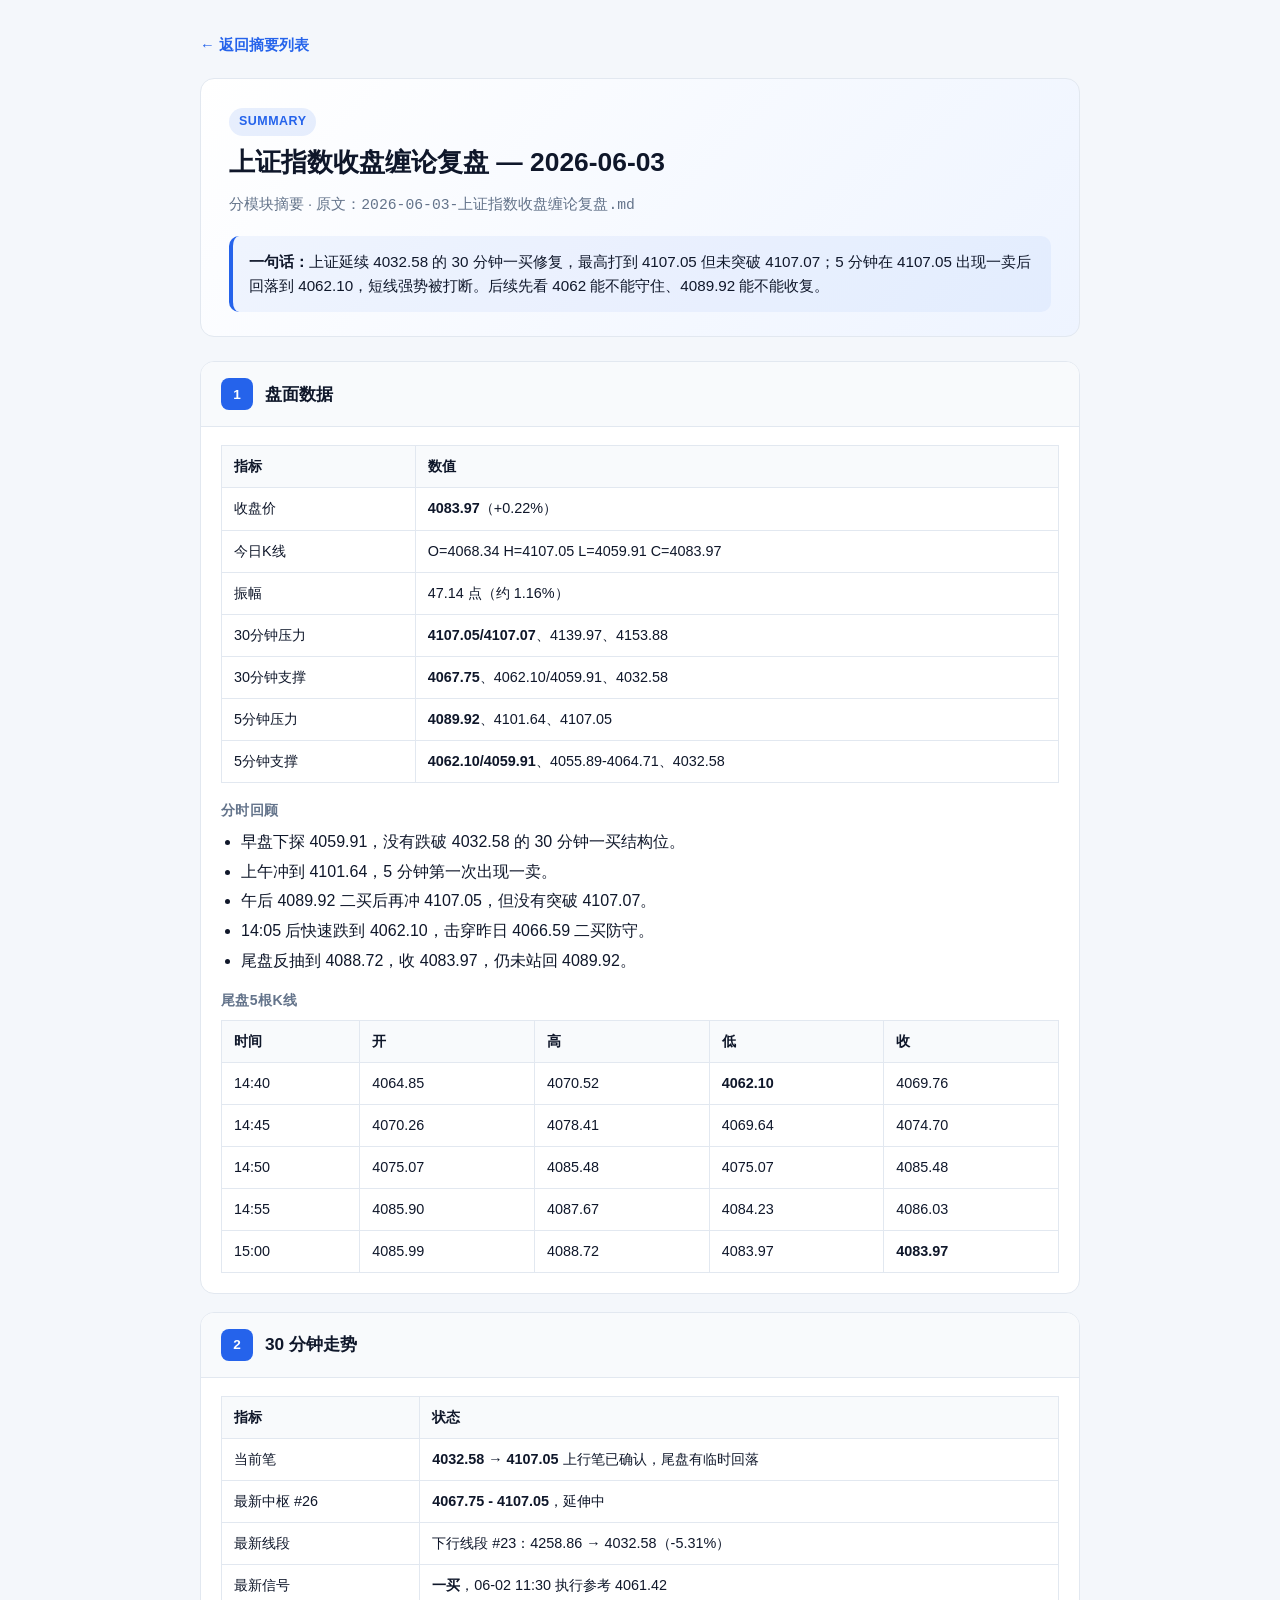
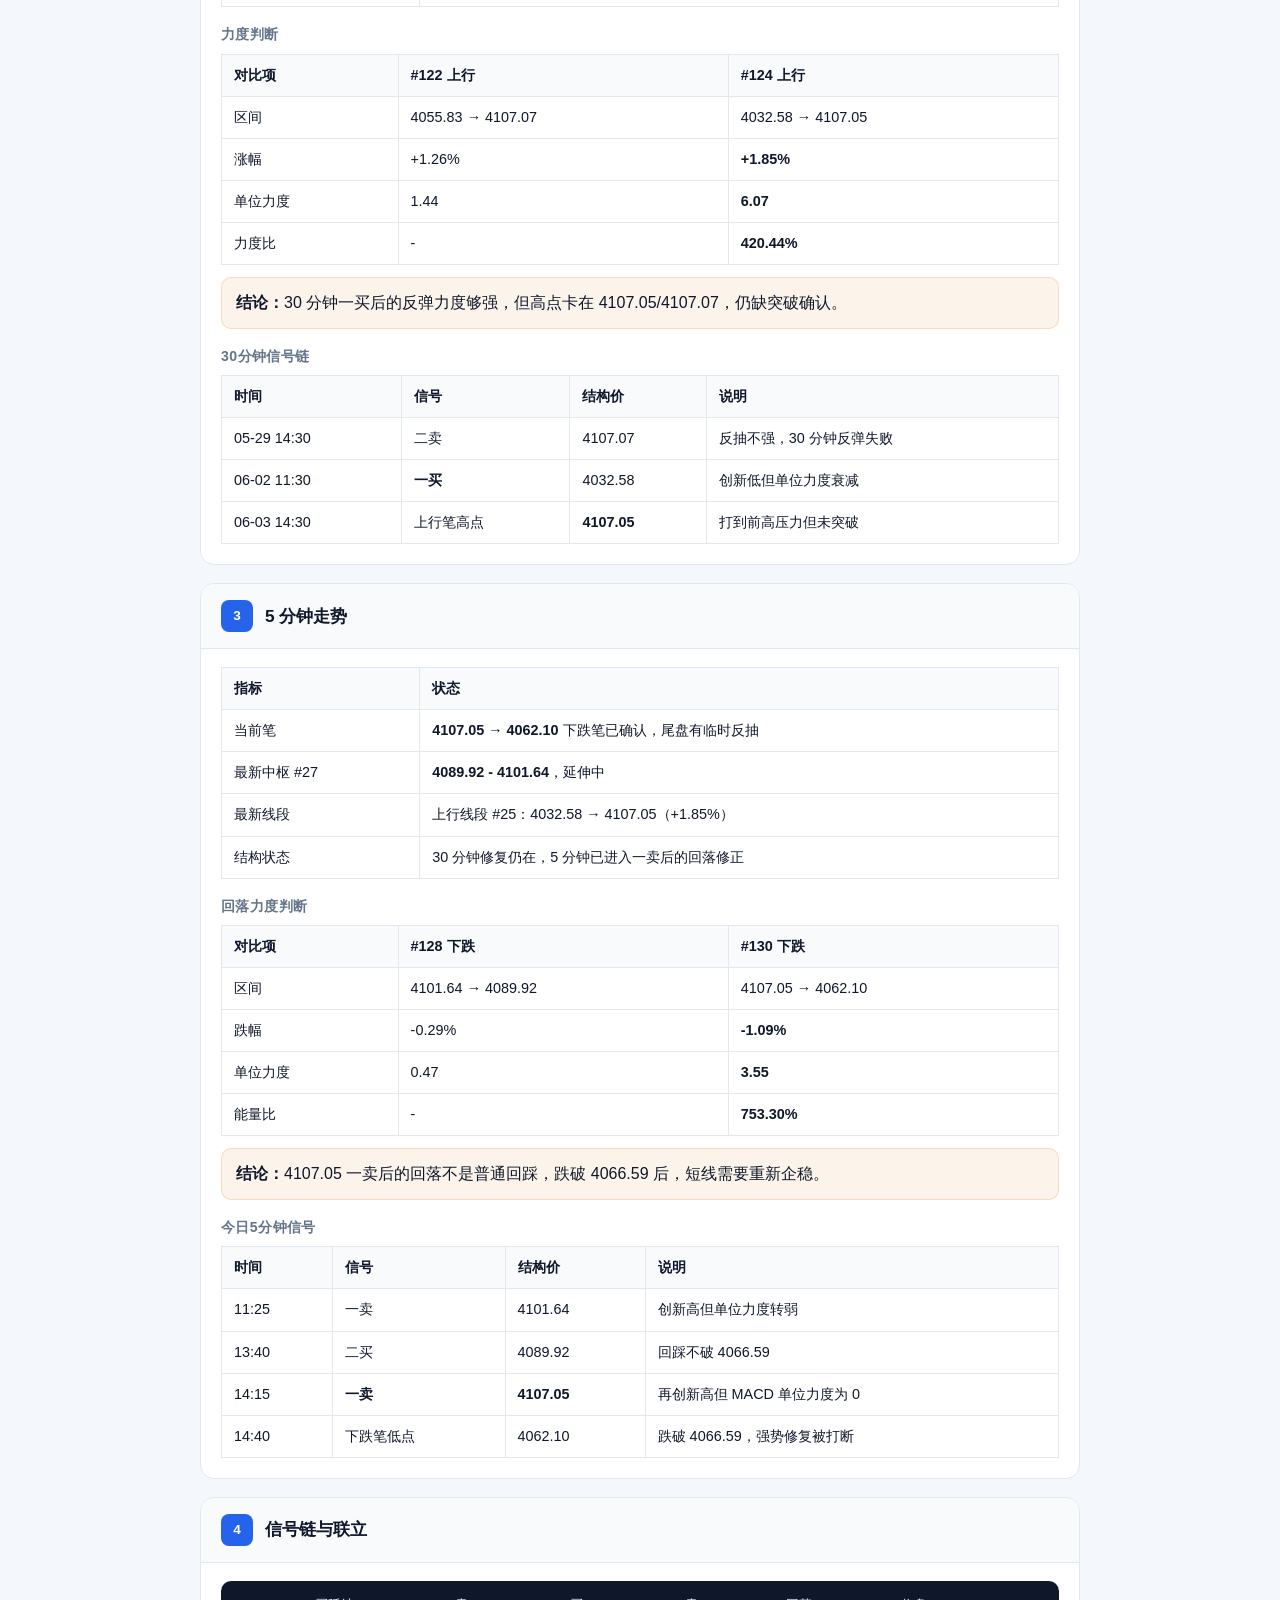
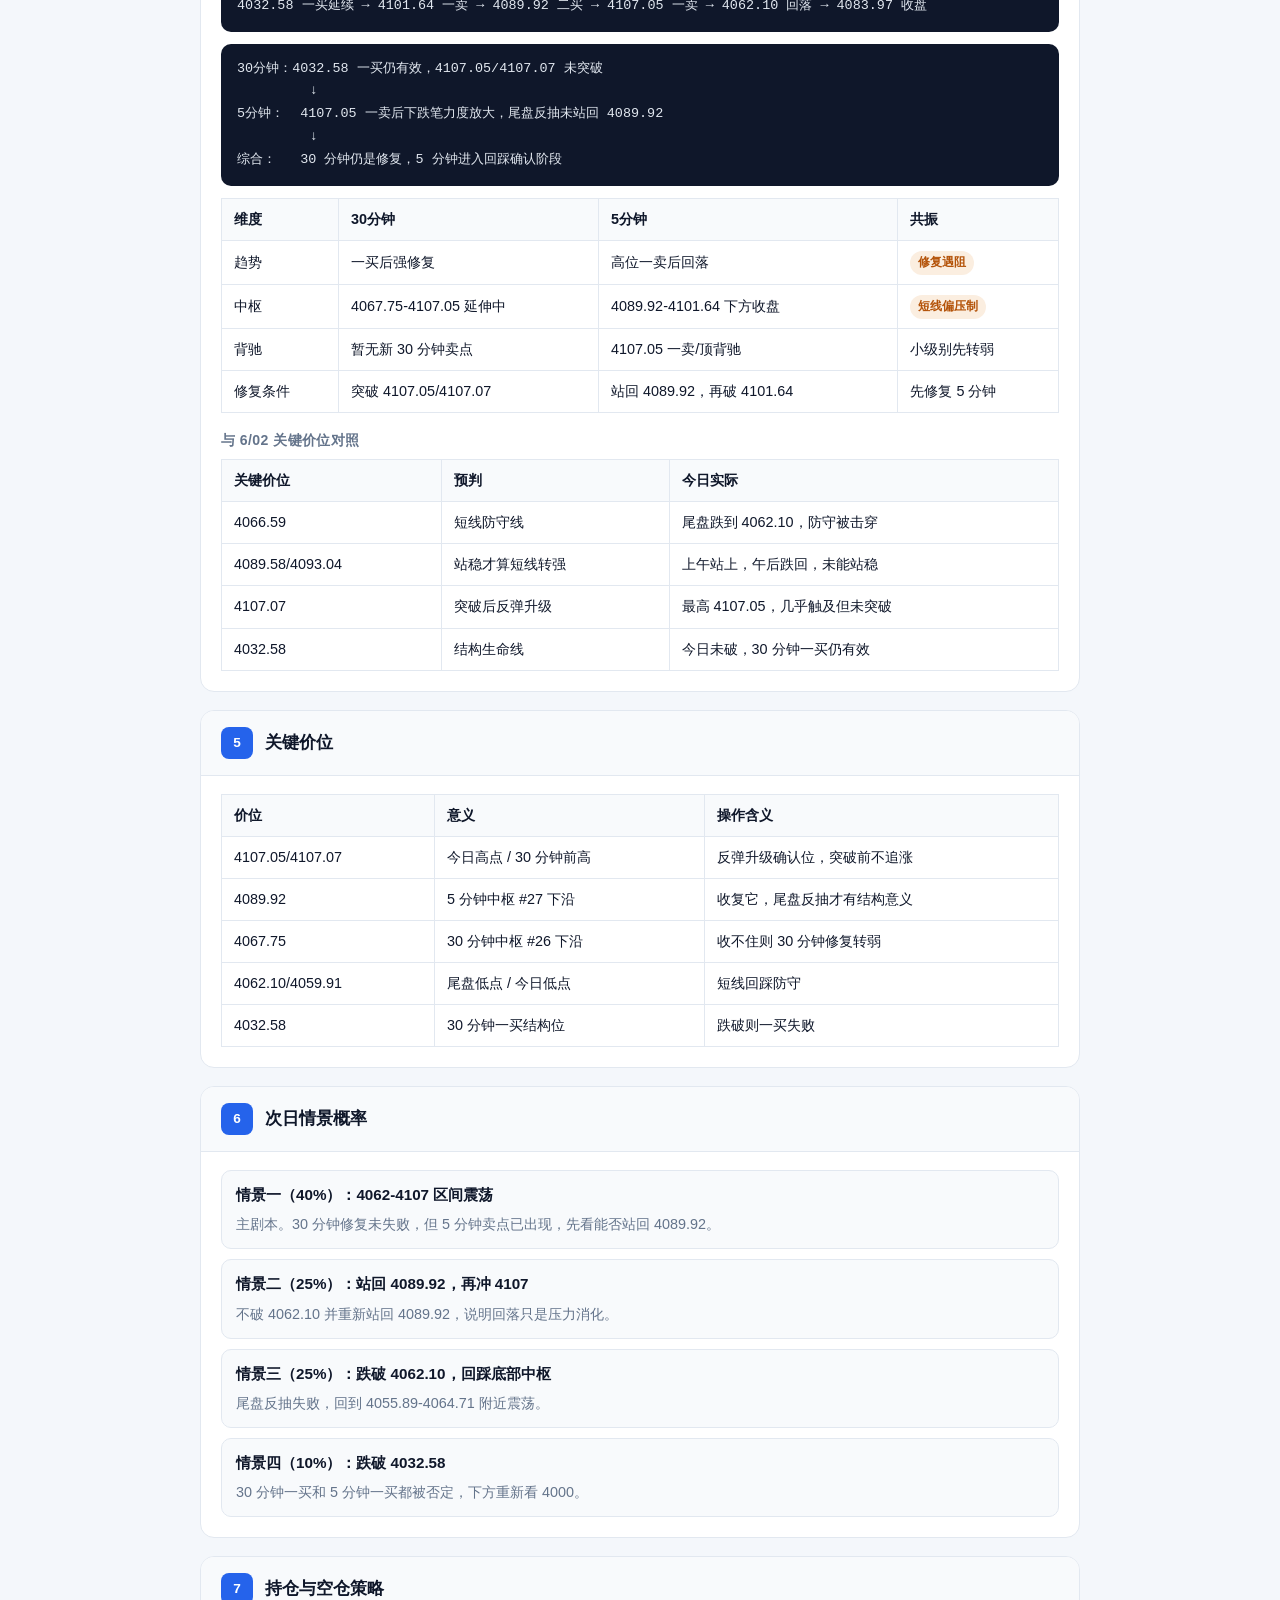
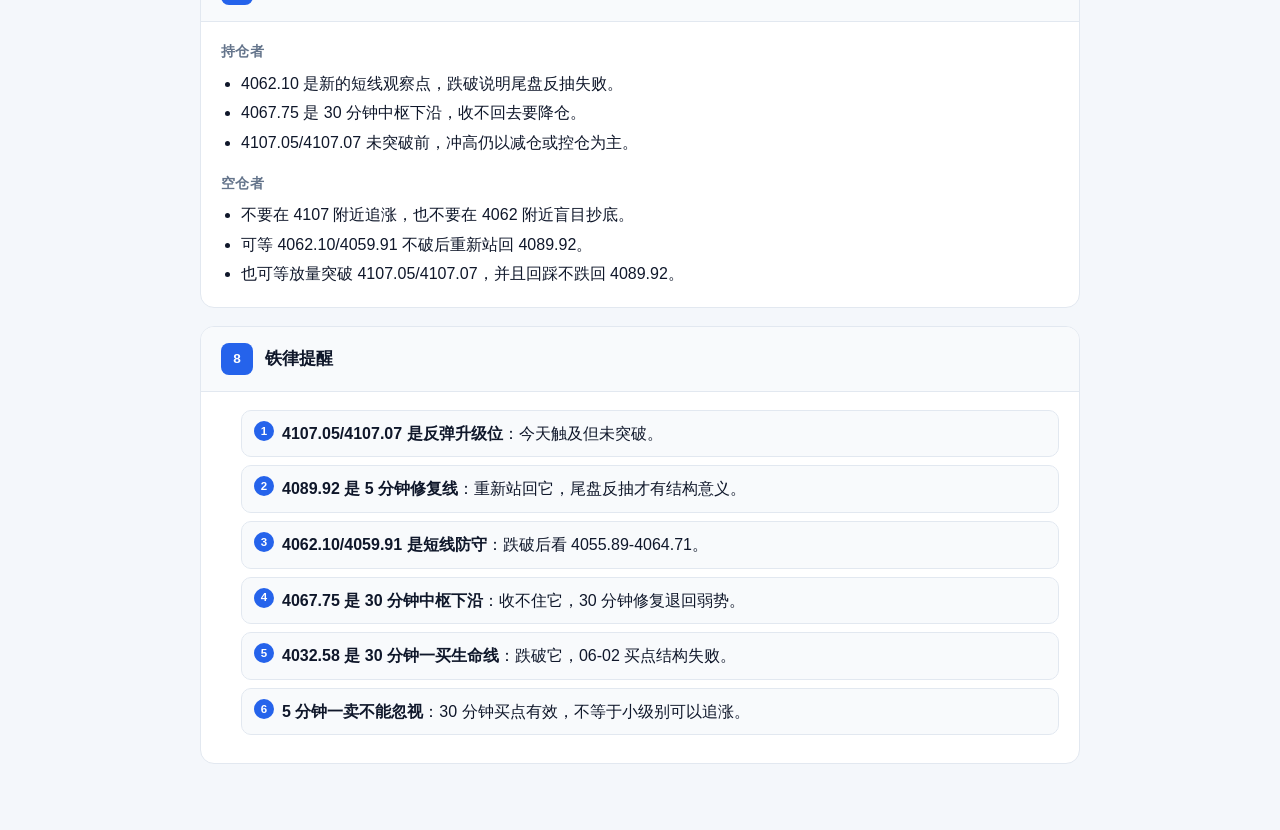
<file: public/daily-review-summaries/2026-06-03-上证指数收盘缠论复盘-summary.html>
<!DOCTYPE html>
<html lang="zh-CN">
<head>
  <meta charset="UTF-8">
  <meta name="viewport" content="width=device-width, initial-scale=1.0">
  <title>2026-06-03 上证指数收盘 · 分模块摘要</title>
  <link rel="stylesheet" href="summary.css">
</head>
<body>
  <main class="page">
    <a class="back-link" href="index.html">← 返回摘要列表</a>

    <header class="hero">
      <div class="badge">Summary</div>
      <h1>上证指数收盘缠论复盘 — 2026-06-03</h1>
      <p class="meta">分模块摘要 · 原文：<code>2026-06-03-上证指数收盘缠论复盘.md</code></p>
      <p class="one-liner"><strong>一句话：</strong>上证延续 4032.58 的 30 分钟一买修复，最高打到 4107.05 但未突破 4107.07；5 分钟在 4107.05 出现一卖后回落到 4062.10，短线强势被打断。后续先看 4062 能不能守住、4089.92 能不能收复。</p>
    </header>

    <section class="module">
      <div class="module-head"><span class="module-num">1</span><h2>盘面数据</h2></div>
      <div class="module-body">
        <table class="data-table">
          <tr><th>指标</th><th>数值</th></tr>
          <tr><td>收盘价</td><td><strong>4083.97</strong>（+0.22%）</td></tr>
          <tr><td>今日K线</td><td>O=4068.34 H=4107.05 L=4059.91 C=4083.97</td></tr>
          <tr><td>振幅</td><td>47.14 点（约 1.16%）</td></tr>
          <tr><td>30分钟压力</td><td><strong>4107.05/4107.07</strong>、4139.97、4153.88</td></tr>
          <tr><td>30分钟支撑</td><td><strong>4067.75</strong>、4062.10/4059.91、4032.58</td></tr>
          <tr><td>5分钟压力</td><td><strong>4089.92</strong>、4101.64、4107.05</td></tr>
          <tr><td>5分钟支撑</td><td><strong>4062.10/4059.91</strong>、4055.89-4064.71、4032.58</td></tr>
        </table>
        <div class="subhead">分时回顾</div>
        <ul>
          <li>早盘下探 4059.91，没有跌破 4032.58 的 30 分钟一买结构位。</li>
          <li>上午冲到 4101.64，5 分钟第一次出现一卖。</li>
          <li>午后 4089.92 二买后再冲 4107.05，但没有突破 4107.07。</li>
          <li>14:05 后快速跌到 4062.10，击穿昨日 4066.59 二买防守。</li>
          <li>尾盘反抽到 4088.72，收 4083.97，仍未站回 4089.92。</li>
        </ul>
        <div class="subhead">尾盘5根K线</div>
        <table class="data-table">
          <tr><th>时间</th><th>开</th><th>高</th><th>低</th><th>收</th></tr>
          <tr><td>14:40</td><td>4064.85</td><td>4070.52</td><td><strong>4062.10</strong></td><td>4069.76</td></tr>
          <tr><td>14:45</td><td>4070.26</td><td>4078.41</td><td>4069.64</td><td>4074.70</td></tr>
          <tr><td>14:50</td><td>4075.07</td><td>4085.48</td><td>4075.07</td><td>4085.48</td></tr>
          <tr><td>14:55</td><td>4085.90</td><td>4087.67</td><td>4084.23</td><td>4086.03</td></tr>
          <tr><td>15:00</td><td>4085.99</td><td>4088.72</td><td>4083.97</td><td><strong>4083.97</strong></td></tr>
        </table>
      </div>
    </section>

    <section class="module">
      <div class="module-head"><span class="module-num">2</span><h2>30 分钟走势</h2></div>
      <div class="module-body">
        <table class="data-table">
          <tr><th>指标</th><th>状态</th></tr>
          <tr><td>当前笔</td><td><strong>4032.58 → 4107.05</strong> 上行笔已确认，尾盘有临时回落</td></tr>
          <tr><td>最新中枢 #26</td><td><strong>4067.75 - 4107.05</strong>，延伸中</td></tr>
          <tr><td>最新线段</td><td>下行线段 #23：4258.86 → 4032.58（-5.31%）</td></tr>
          <tr><td>最新信号</td><td><strong>一买</strong>，06-02 11:30 执行参考 4061.42</td></tr>
        </table>
        <div class="subhead">力度判断</div>
        <table class="data-table">
          <tr><th>对比项</th><th>#122 上行</th><th>#124 上行</th></tr>
          <tr><td>区间</td><td>4055.83 → 4107.07</td><td>4032.58 → 4107.05</td></tr>
          <tr><td>涨幅</td><td>+1.26%</td><td><strong>+1.85%</strong></td></tr>
          <tr><td>单位力度</td><td>1.44</td><td><strong>6.07</strong></td></tr>
          <tr><td>力度比</td><td>-</td><td><strong>420.44%</strong></td></tr>
        </table>
        <div class="callout warn"><strong>结论：</strong>30 分钟一买后的反弹力度够强，但高点卡在 4107.05/4107.07，仍缺突破确认。</div>
        <div class="subhead">30分钟信号链</div>
        <table class="data-table">
          <tr><th>时间</th><th>信号</th><th>结构价</th><th>说明</th></tr>
          <tr><td>05-29 14:30</td><td>二卖</td><td>4107.07</td><td>反抽不强，30 分钟反弹失败</td></tr>
          <tr><td>06-02 11:30</td><td><strong>一买</strong></td><td>4032.58</td><td>创新低但单位力度衰减</td></tr>
          <tr><td>06-03 14:30</td><td>上行笔高点</td><td><strong>4107.05</strong></td><td>打到前高压力但未突破</td></tr>
        </table>
      </div>
    </section>

    <section class="module">
      <div class="module-head"><span class="module-num">3</span><h2>5 分钟走势</h2></div>
      <div class="module-body">
        <table class="data-table">
          <tr><th>指标</th><th>状态</th></tr>
          <tr><td>当前笔</td><td><strong>4107.05 → 4062.10</strong> 下跌笔已确认，尾盘有临时反抽</td></tr>
          <tr><td>最新中枢 #27</td><td><strong>4089.92 - 4101.64</strong>，延伸中</td></tr>
          <tr><td>最新线段</td><td>上行线段 #25：4032.58 → 4107.05（+1.85%）</td></tr>
          <tr><td>结构状态</td><td>30 分钟修复仍在，5 分钟已进入一卖后的回落修正</td></tr>
        </table>
        <div class="subhead">回落力度判断</div>
        <table class="data-table">
          <tr><th>对比项</th><th>#128 下跌</th><th>#130 下跌</th></tr>
          <tr><td>区间</td><td>4101.64 → 4089.92</td><td>4107.05 → 4062.10</td></tr>
          <tr><td>跌幅</td><td>-0.29%</td><td><strong>-1.09%</strong></td></tr>
          <tr><td>单位力度</td><td>0.47</td><td><strong>3.55</strong></td></tr>
          <tr><td>能量比</td><td>-</td><td><strong>753.30%</strong></td></tr>
        </table>
        <div class="callout warn"><strong>结论：</strong>4107.05 一卖后的回落不是普通回踩，跌破 4066.59 后，短线需要重新企稳。</div>
        <div class="subhead">今日5分钟信号</div>
        <table class="data-table">
          <tr><th>时间</th><th>信号</th><th>结构价</th><th>说明</th></tr>
          <tr><td>11:25</td><td>一卖</td><td>4101.64</td><td>创新高但单位力度转弱</td></tr>
          <tr><td>13:40</td><td>二买</td><td>4089.92</td><td>回踩不破 4066.59</td></tr>
          <tr><td>14:15</td><td><strong>一卖</strong></td><td><strong>4107.05</strong></td><td>再创新高但 MACD 单位力度为 0</td></tr>
          <tr><td>14:40</td><td>下跌笔低点</td><td>4062.10</td><td>跌破 4066.59，强势修复被打断</td></tr>
        </table>
      </div>
    </section>

    <section class="module">
      <div class="module-head"><span class="module-num">4</span><h2>信号链与联立</h2></div>
      <div class="module-body">
        <div class="flow">4032.58 一买延续 → 4101.64 一卖 → 4089.92 二买 → 4107.05 一卖 → 4062.10 回落 → 4083.97 收盘</div>
        <div class="flow">30分钟：4032.58 一买仍有效，4107.05/4107.07 未突破
         ↓
5分钟：  4107.05 一卖后下跌笔力度放大，尾盘反抽未站回 4089.92
         ↓
综合：   30 分钟仍是修复，5 分钟进入回踩确认阶段</div>
        <table class="data-table">
          <tr><th>维度</th><th>30分钟</th><th>5分钟</th><th>共振</th></tr>
          <tr><td>趋势</td><td>一买后强修复</td><td>高位一卖后回落</td><td><span class="tag warn">修复遇阻</span></td></tr>
          <tr><td>中枢</td><td>4067.75-4107.05 延伸中</td><td>4089.92-4101.64 下方收盘</td><td><span class="tag warn">短线偏压制</span></td></tr>
          <tr><td>背驰</td><td>暂无新 30 分钟卖点</td><td>4107.05 一卖/顶背驰</td><td>小级别先转弱</td></tr>
          <tr><td>修复条件</td><td>突破 4107.05/4107.07</td><td>站回 4089.92，再破 4101.64</td><td>先修复 5 分钟</td></tr>
        </table>
        <div class="subhead">与 6/02 关键价位对照</div>
        <table class="data-table">
          <tr><th>关键价位</th><th>预判</th><th>今日实际</th></tr>
          <tr><td>4066.59</td><td>短线防守线</td><td>尾盘跌到 4062.10，防守被击穿</td></tr>
          <tr><td>4089.58/4093.04</td><td>站稳才算短线转强</td><td>上午站上，午后跌回，未能站稳</td></tr>
          <tr><td>4107.07</td><td>突破后反弹升级</td><td>最高 4107.05，几乎触及但未突破</td></tr>
          <tr><td>4032.58</td><td>结构生命线</td><td>今日未破，30 分钟一买仍有效</td></tr>
        </table>
      </div>
    </section>

    <section class="module">
      <div class="module-head"><span class="module-num">5</span><h2>关键价位</h2></div>
      <div class="module-body">
        <table class="data-table">
          <tr><th>价位</th><th>意义</th><th>操作含义</th></tr>
          <tr><td>4107.05/4107.07</td><td>今日高点 / 30 分钟前高</td><td>反弹升级确认位，突破前不追涨</td></tr>
          <tr><td>4089.92</td><td>5 分钟中枢 #27 下沿</td><td>收复它，尾盘反抽才有结构意义</td></tr>
          <tr><td>4067.75</td><td>30 分钟中枢 #26 下沿</td><td>收不住则 30 分钟修复转弱</td></tr>
          <tr><td>4062.10/4059.91</td><td>尾盘低点 / 今日低点</td><td>短线回踩防守</td></tr>
          <tr><td>4032.58</td><td>30 分钟一买结构位</td><td>跌破则一买失败</td></tr>
        </table>
      </div>
    </section>

    <section class="module">
      <div class="module-head"><span class="module-num">6</span><h2>次日情景概率</h2></div>
      <div class="module-body">
        <div class="scenario">
          <h4>情景一（40%）：4062-4107 区间震荡</h4>
          <p>主剧本。30 分钟修复未失败，但 5 分钟卖点已出现，先看能否站回 4089.92。</p>
        </div>
        <div class="scenario">
          <h4>情景二（25%）：站回 4089.92，再冲 4107</h4>
          <p>不破 4062.10 并重新站回 4089.92，说明回落只是压力消化。</p>
        </div>
        <div class="scenario">
          <h4>情景三（25%）：跌破 4062.10，回踩底部中枢</h4>
          <p>尾盘反抽失败，回到 4055.89-4064.71 附近震荡。</p>
        </div>
        <div class="scenario">
          <h4>情景四（10%）：跌破 4032.58</h4>
          <p>30 分钟一买和 5 分钟一买都被否定，下方重新看 4000。</p>
        </div>
      </div>
    </section>

    <section class="module">
      <div class="module-head"><span class="module-num">7</span><h2>持仓与空仓策略</h2></div>
      <div class="module-body">
        <div class="subhead">持仓者</div>
        <ul>
          <li>4062.10 是新的短线观察点，跌破说明尾盘反抽失败。</li>
          <li>4067.75 是 30 分钟中枢下沿，收不回去要降仓。</li>
          <li>4107.05/4107.07 未突破前，冲高仍以减仓或控仓为主。</li>
        </ul>
        <div class="subhead">空仓者</div>
        <ul>
          <li>不要在 4107 附近追涨，也不要在 4062 附近盲目抄底。</li>
          <li>可等 4062.10/4059.91 不破后重新站回 4089.92。</li>
          <li>也可等放量突破 4107.05/4107.07，并且回踩不跌回 4089.92。</li>
        </ul>
      </div>
    </section>

    <section class="module">
      <div class="module-head"><span class="module-num">8</span><h2>铁律提醒</h2></div>
      <div class="module-body">
        <ol class="rules">
          <li><strong>4107.05/4107.07 是反弹升级位</strong>：今天触及但未突破。</li>
          <li><strong>4089.92 是 5 分钟修复线</strong>：重新站回它，尾盘反抽才有结构意义。</li>
          <li><strong>4062.10/4059.91 是短线防守</strong>：跌破后看 4055.89-4064.71。</li>
          <li><strong>4067.75 是 30 分钟中枢下沿</strong>：收不住它，30 分钟修复退回弱势。</li>
          <li><strong>4032.58 是 30 分钟一买生命线</strong>：跌破它，06-02 买点结构失败。</li>
          <li><strong>5 分钟一卖不能忽视</strong>：30 分钟买点有效，不等于小级别可以追涨。</li>
        </ol>
      </div>
    </section>
  </main>
</body>
</html>
</file>
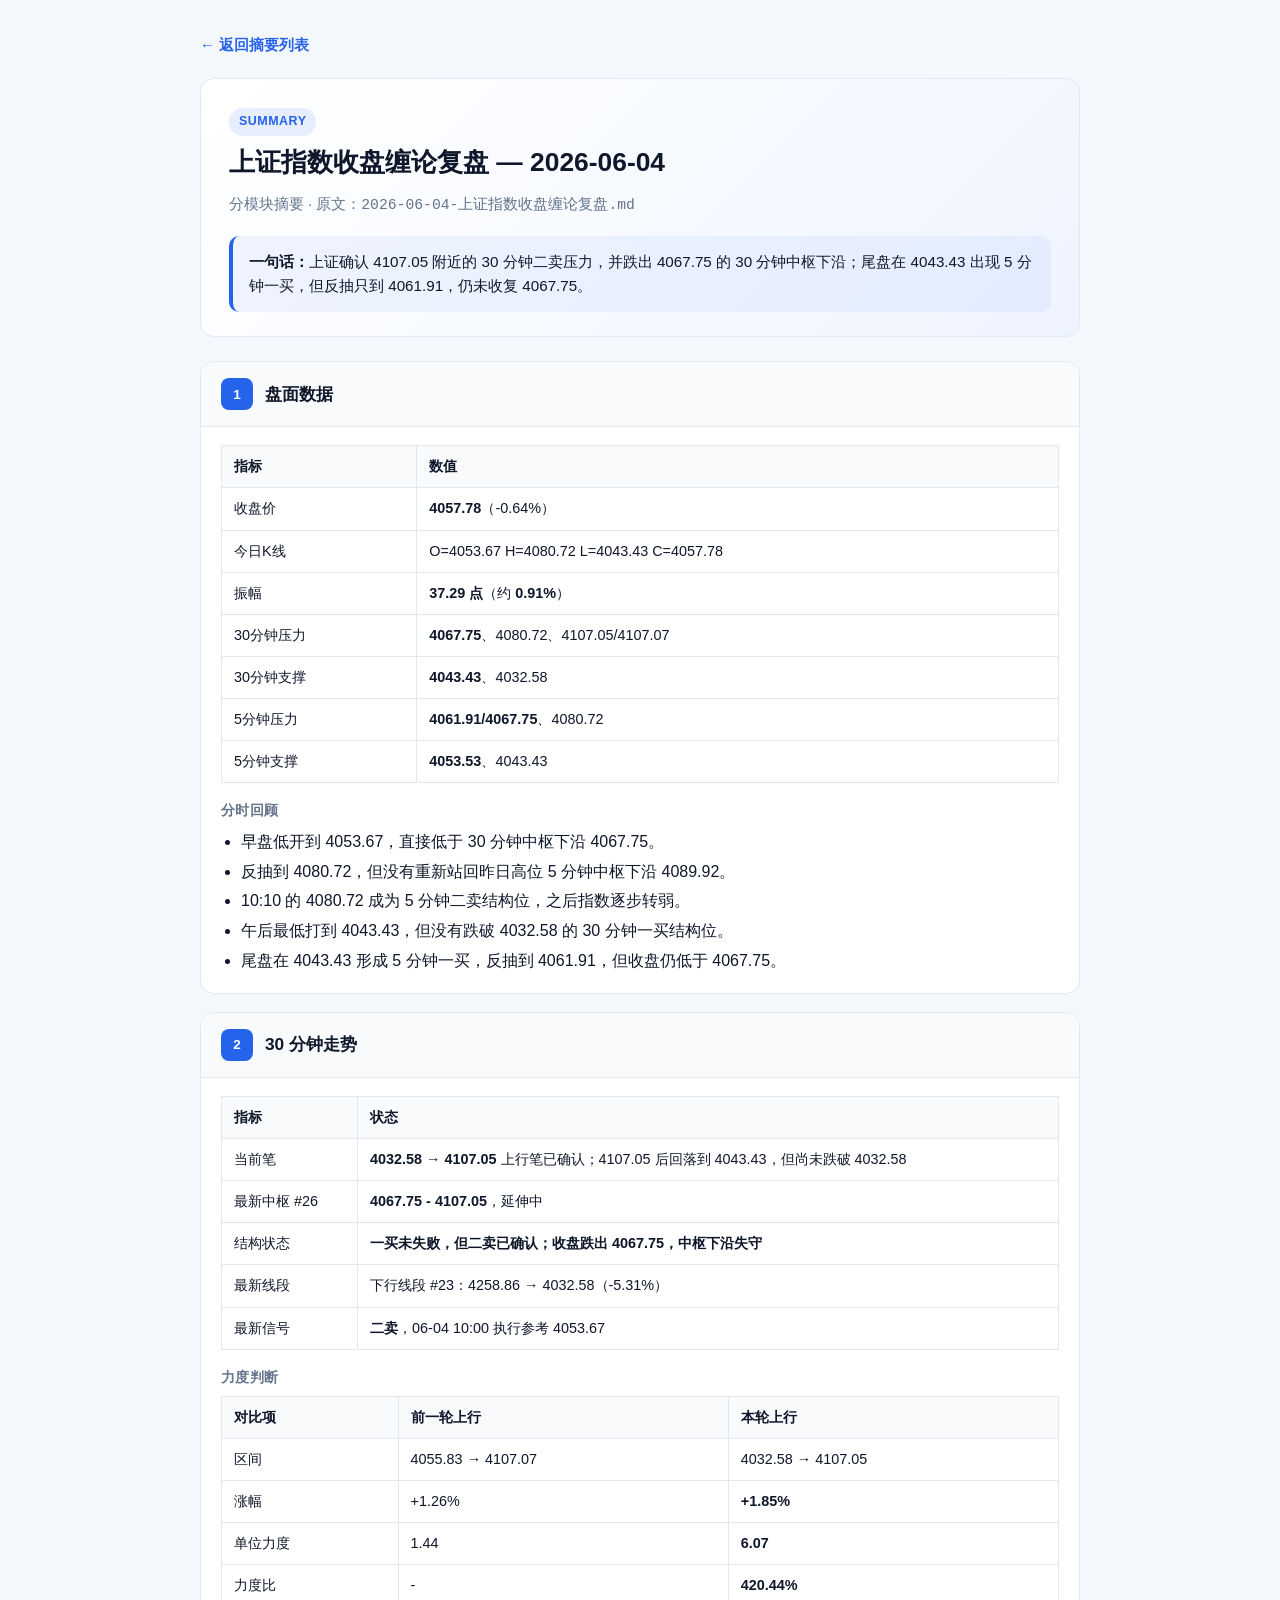
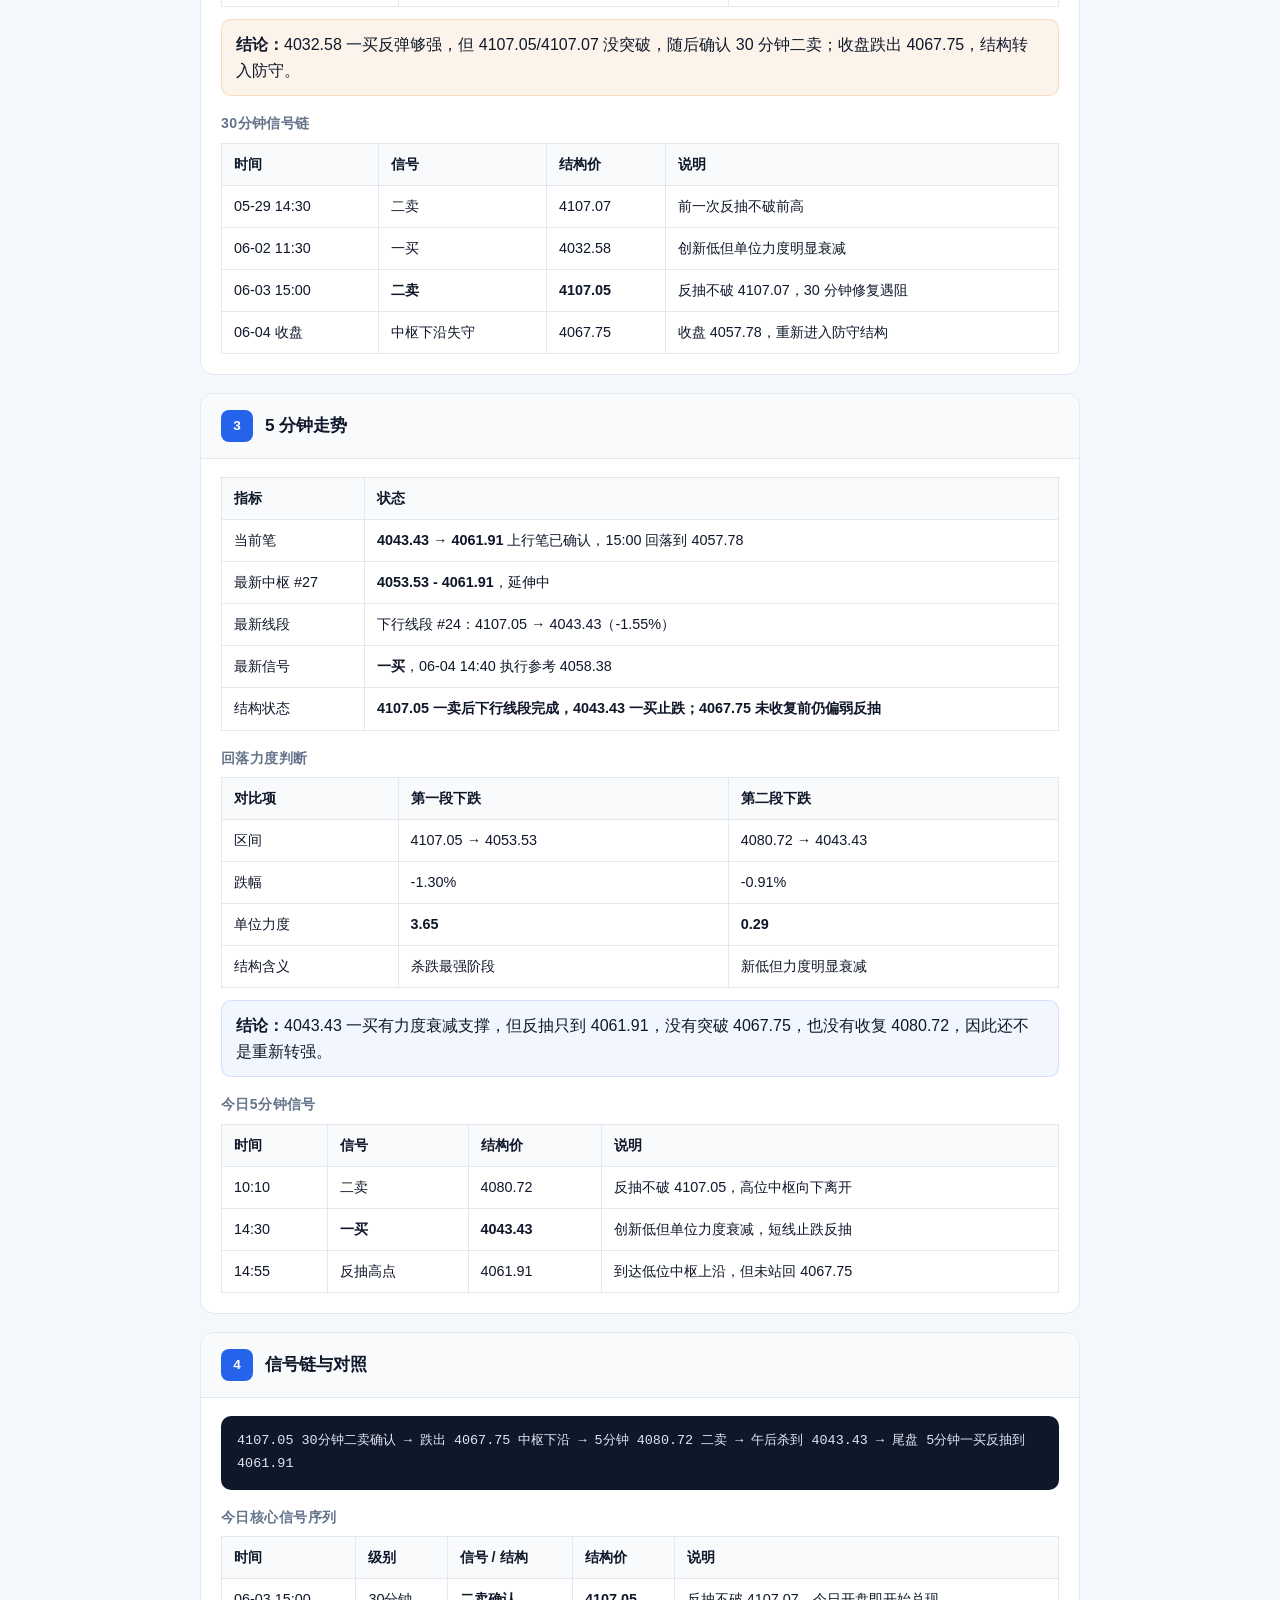
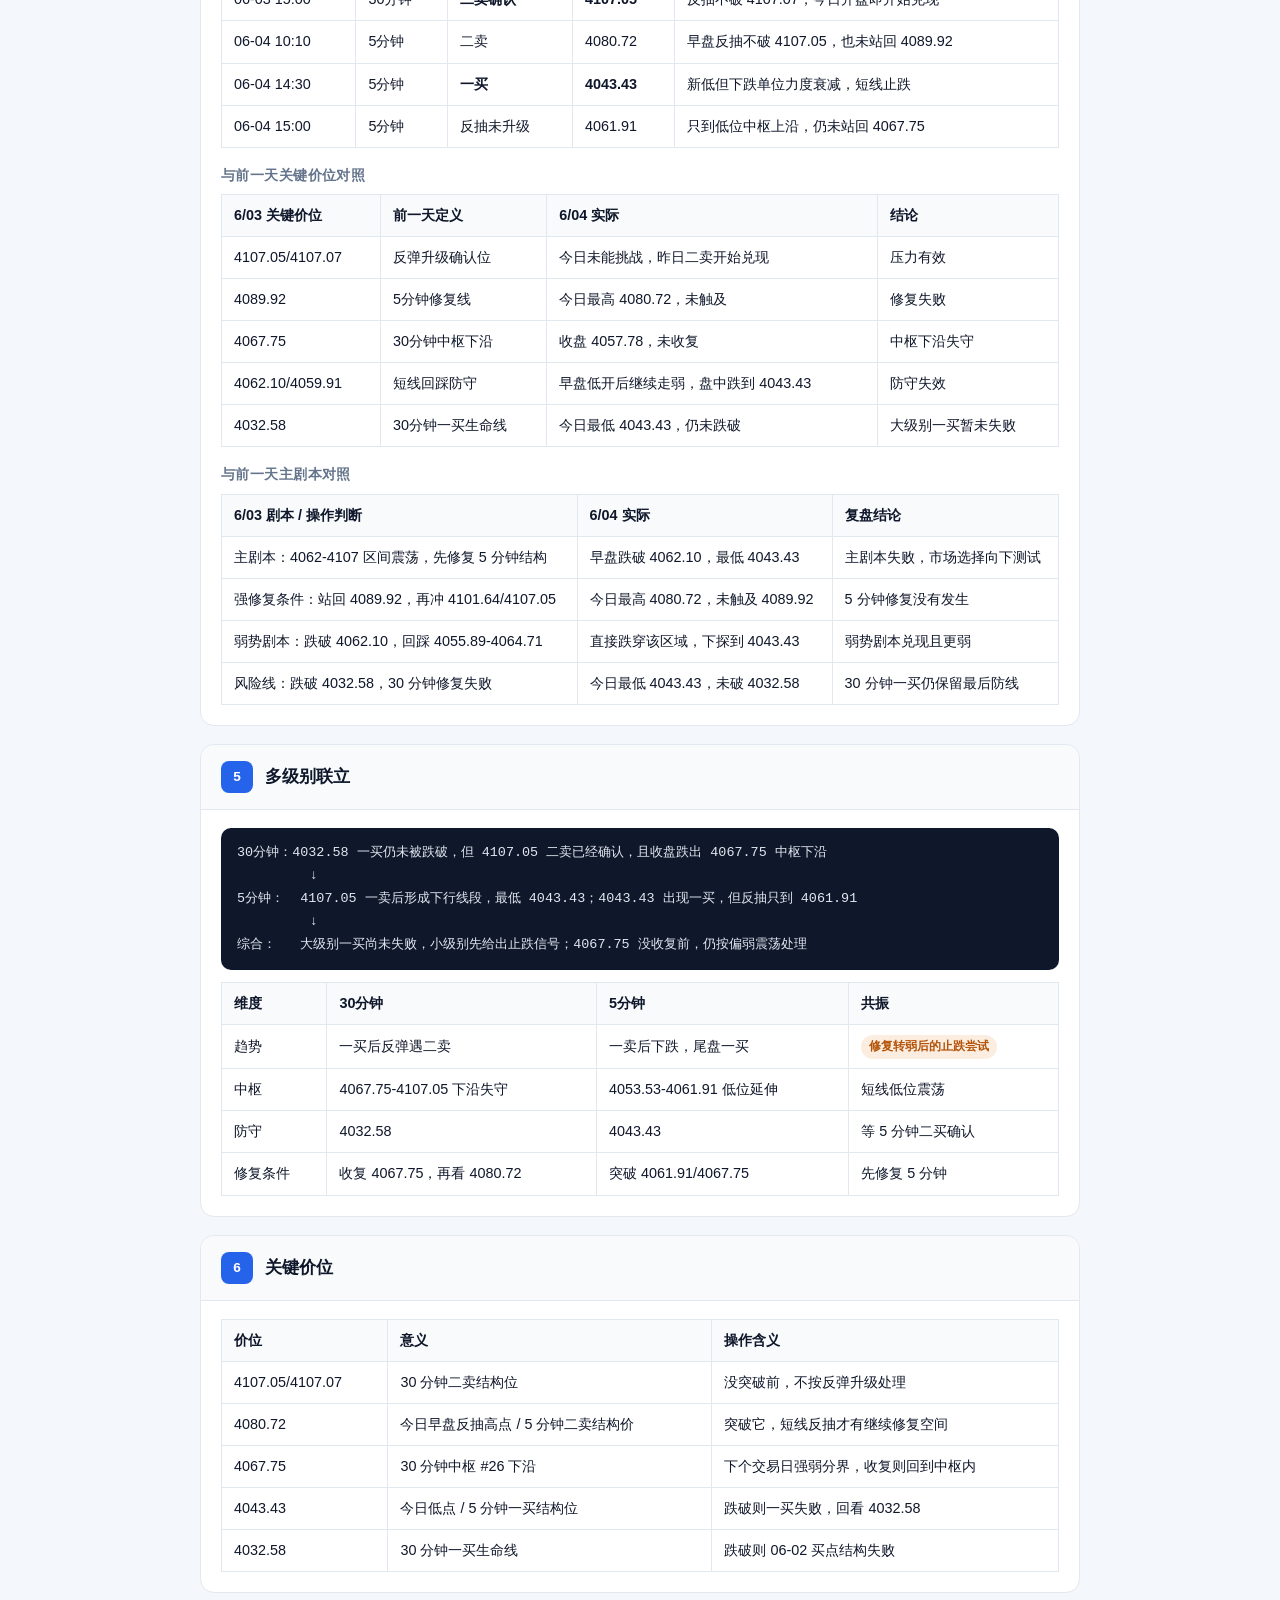
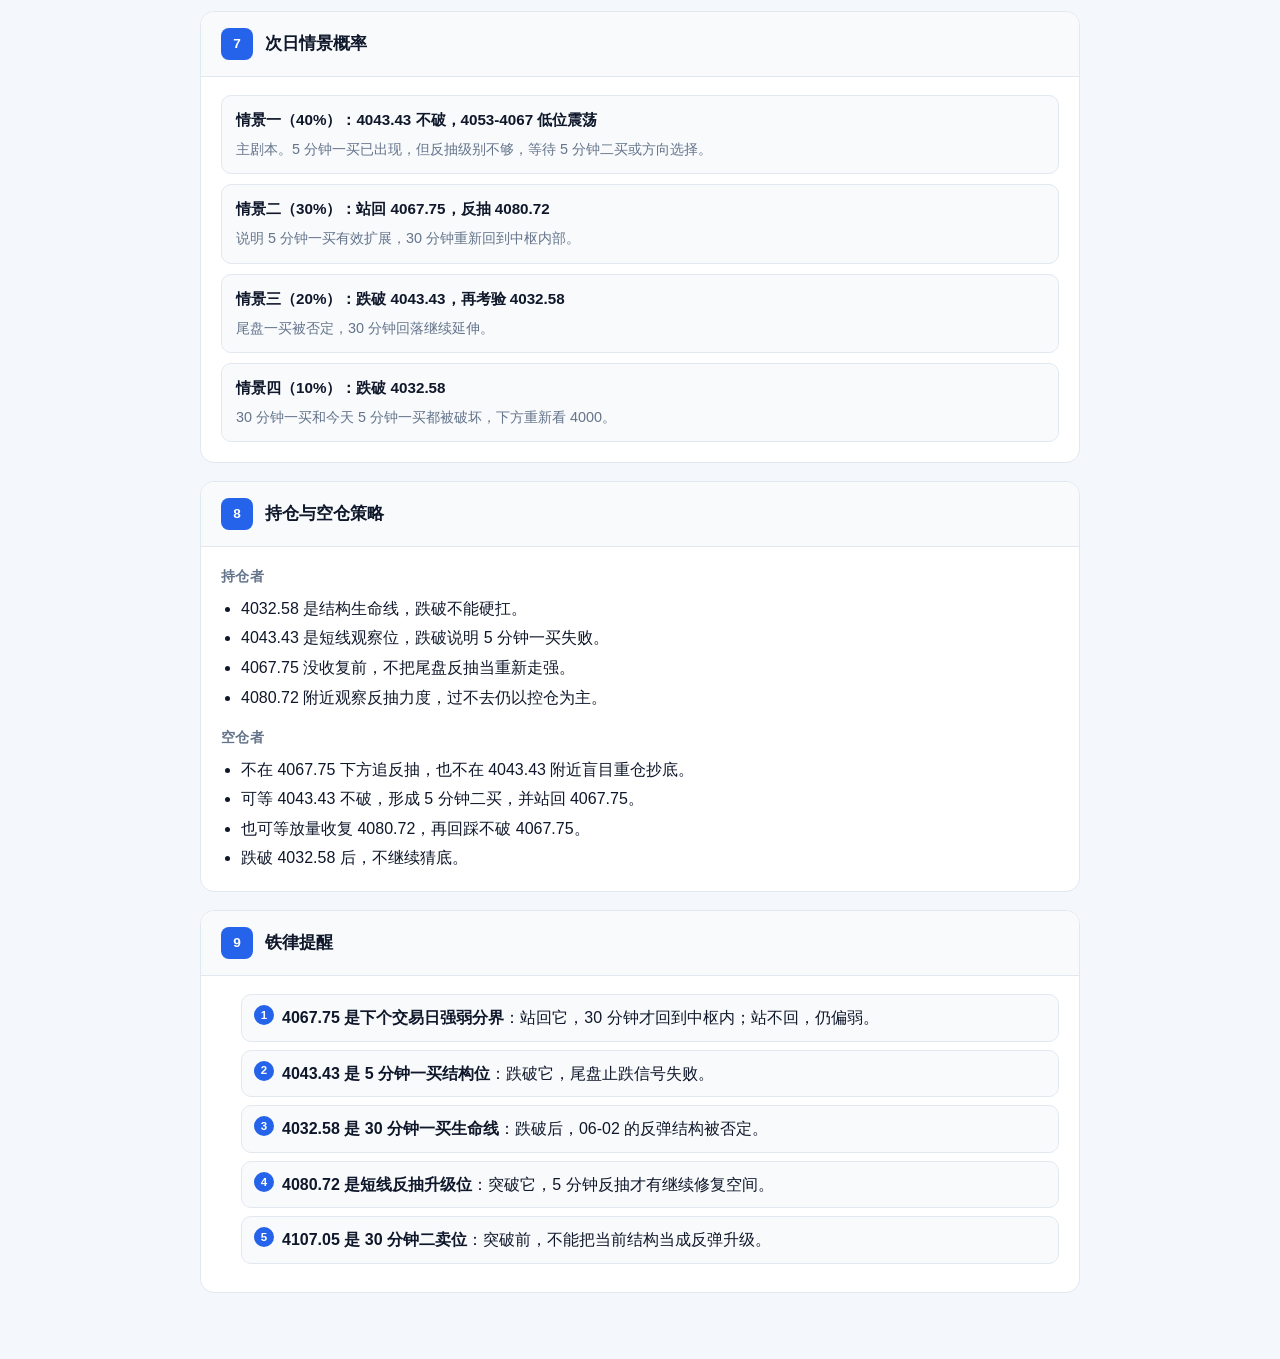
<file: public/daily-review-summaries/2026-06-04-上证指数收盘缠论复盘-summary.html>
<!DOCTYPE html>
<html lang="zh-CN">
<head>
  <meta charset="UTF-8">
  <meta name="viewport" content="width=device-width, initial-scale=1.0">
  <title>2026-06-04 上证指数收盘 · 分模块摘要</title>
  <link rel="stylesheet" href="summary.css">
</head>
<body>
  <main class="page">
    <a class="back-link" href="index.html">← 返回摘要列表</a>

    <header class="hero">
      <div class="badge">Summary</div>
      <h1>上证指数收盘缠论复盘 — 2026-06-04</h1>
      <p class="meta">分模块摘要 · 原文：<code>2026-06-04-上证指数收盘缠论复盘.md</code></p>
      <p class="one-liner"><strong>一句话：</strong>上证确认 4107.05 附近的 30 分钟二卖压力，并跌出 4067.75 的 30 分钟中枢下沿；尾盘在 4043.43 出现 5 分钟一买，但反抽只到 4061.91，仍未收复 4067.75。</p>
    </header>

    <section class="module">
      <div class="module-head"><span class="module-num">1</span><h2>盘面数据</h2></div>
      <div class="module-body">
        <table class="data-table">
          <tr><th>指标</th><th>数值</th></tr>
          <tr><td>收盘价</td><td><strong>4057.78</strong>（-0.64%）</td></tr>
          <tr><td>今日K线</td><td>O=4053.67 H=4080.72 L=4043.43 C=4057.78</td></tr>
          <tr><td>振幅</td><td><strong>37.29 点</strong>（约 <strong>0.91%</strong>）</td></tr>
          <tr><td>30分钟压力</td><td><strong>4067.75</strong>、4080.72、4107.05/4107.07</td></tr>
          <tr><td>30分钟支撑</td><td><strong>4043.43</strong>、4032.58</td></tr>
          <tr><td>5分钟压力</td><td><strong>4061.91/4067.75</strong>、4080.72</td></tr>
          <tr><td>5分钟支撑</td><td><strong>4053.53</strong>、4043.43</td></tr>
        </table>
        <div class="subhead">分时回顾</div>
        <ul>
          <li>早盘低开到 4053.67，直接低于 30 分钟中枢下沿 4067.75。</li>
          <li>反抽到 4080.72，但没有重新站回昨日高位 5 分钟中枢下沿 4089.92。</li>
          <li>10:10 的 4080.72 成为 5 分钟二卖结构位，之后指数逐步转弱。</li>
          <li>午后最低打到 4043.43，但没有跌破 4032.58 的 30 分钟一买结构位。</li>
          <li>尾盘在 4043.43 形成 5 分钟一买，反抽到 4061.91，但收盘仍低于 4067.75。</li>
        </ul>
      </div>
    </section>

    <section class="module">
      <div class="module-head"><span class="module-num">2</span><h2>30 分钟走势</h2></div>
      <div class="module-body">
        <table class="data-table">
          <tr><th>指标</th><th>状态</th></tr>
          <tr><td>当前笔</td><td><strong>4032.58 → 4107.05</strong> 上行笔已确认；4107.05 后回落到 4043.43，但尚未跌破 4032.58</td></tr>
          <tr><td>最新中枢 #26</td><td><strong>4067.75 - 4107.05</strong>，延伸中</td></tr>
          <tr><td>结构状态</td><td><strong>一买未失败，但二卖已确认；收盘跌出 4067.75，中枢下沿失守</strong></td></tr>
          <tr><td>最新线段</td><td>下行线段 #23：4258.86 → 4032.58（-5.31%）</td></tr>
          <tr><td>最新信号</td><td><strong>二卖</strong>，06-04 10:00 执行参考 4053.67</td></tr>
        </table>
        <div class="subhead">力度判断</div>
        <table class="data-table">
          <tr><th>对比项</th><th>前一轮上行</th><th>本轮上行</th></tr>
          <tr><td>区间</td><td>4055.83 → 4107.07</td><td>4032.58 → 4107.05</td></tr>
          <tr><td>涨幅</td><td>+1.26%</td><td><strong>+1.85%</strong></td></tr>
          <tr><td>单位力度</td><td>1.44</td><td><strong>6.07</strong></td></tr>
          <tr><td>力度比</td><td>-</td><td><strong>420.44%</strong></td></tr>
        </table>
        <div class="callout warn"><strong>结论：</strong>4032.58 一买反弹够强，但 4107.05/4107.07 没突破，随后确认 30 分钟二卖；收盘跌出 4067.75，结构转入防守。</div>
        <div class="subhead">30分钟信号链</div>
        <table class="data-table">
          <tr><th>时间</th><th>信号</th><th>结构价</th><th>说明</th></tr>
          <tr><td>05-29 14:30</td><td>二卖</td><td>4107.07</td><td>前一次反抽不破前高</td></tr>
          <tr><td>06-02 11:30</td><td>一买</td><td>4032.58</td><td>创新低但单位力度明显衰减</td></tr>
          <tr><td>06-03 15:00</td><td><strong>二卖</strong></td><td><strong>4107.05</strong></td><td>反抽不破 4107.07，30 分钟修复遇阻</td></tr>
          <tr><td>06-04 收盘</td><td>中枢下沿失守</td><td>4067.75</td><td>收盘 4057.78，重新进入防守结构</td></tr>
        </table>
      </div>
    </section>

    <section class="module">
      <div class="module-head"><span class="module-num">3</span><h2>5 分钟走势</h2></div>
      <div class="module-body">
        <table class="data-table">
          <tr><th>指标</th><th>状态</th></tr>
          <tr><td>当前笔</td><td><strong>4043.43 → 4061.91</strong> 上行笔已确认，15:00 回落到 4057.78</td></tr>
          <tr><td>最新中枢 #27</td><td><strong>4053.53 - 4061.91</strong>，延伸中</td></tr>
          <tr><td>最新线段</td><td>下行线段 #24：4107.05 → 4043.43（-1.55%）</td></tr>
          <tr><td>最新信号</td><td><strong>一买</strong>，06-04 14:40 执行参考 4058.38</td></tr>
          <tr><td>结构状态</td><td><strong>4107.05 一卖后下行线段完成，4043.43 一买止跌；4067.75 未收复前仍偏弱反抽</strong></td></tr>
        </table>
        <div class="subhead">回落力度判断</div>
        <table class="data-table">
          <tr><th>对比项</th><th>第一段下跌</th><th>第二段下跌</th></tr>
          <tr><td>区间</td><td>4107.05 → 4053.53</td><td>4080.72 → 4043.43</td></tr>
          <tr><td>跌幅</td><td>-1.30%</td><td>-0.91%</td></tr>
          <tr><td>单位力度</td><td><strong>3.65</strong></td><td><strong>0.29</strong></td></tr>
          <tr><td>结构含义</td><td>杀跌最强阶段</td><td>新低但力度明显衰减</td></tr>
        </table>
        <div class="callout positive"><strong>结论：</strong>4043.43 一买有力度衰减支撑，但反抽只到 4061.91，没有突破 4067.75，也没有收复 4080.72，因此还不是重新转强。</div>
        <div class="subhead">今日5分钟信号</div>
        <table class="data-table">
          <tr><th>时间</th><th>信号</th><th>结构价</th><th>说明</th></tr>
          <tr><td>10:10</td><td>二卖</td><td>4080.72</td><td>反抽不破 4107.05，高位中枢向下离开</td></tr>
          <tr><td>14:30</td><td><strong>一买</strong></td><td><strong>4043.43</strong></td><td>创新低但单位力度衰减，短线止跌反抽</td></tr>
          <tr><td>14:55</td><td>反抽高点</td><td>4061.91</td><td>到达低位中枢上沿，但未站回 4067.75</td></tr>
        </table>
      </div>
    </section>

    <section class="module">
      <div class="module-head"><span class="module-num">4</span><h2>信号链与对照</h2></div>
      <div class="module-body">
        <div class="flow">4107.05 30分钟二卖确认 → 跌出 4067.75 中枢下沿 → 5分钟 4080.72 二卖 → 午后杀到 4043.43 → 尾盘 5分钟一买反抽到 4061.91</div>
        <div class="subhead">今日核心信号序列</div>
        <table class="data-table">
          <tr><th>时间</th><th>级别</th><th>信号 / 结构</th><th>结构价</th><th>说明</th></tr>
          <tr><td>06-03 15:00</td><td>30分钟</td><td><strong>二卖确认</strong></td><td><strong>4107.05</strong></td><td>反抽不破 4107.07，今日开盘即开始兑现</td></tr>
          <tr><td>06-04 10:10</td><td>5分钟</td><td>二卖</td><td>4080.72</td><td>早盘反抽不破 4107.05，也未站回 4089.92</td></tr>
          <tr><td>06-04 14:30</td><td>5分钟</td><td><strong>一买</strong></td><td><strong>4043.43</strong></td><td>新低但下跌单位力度衰减，短线止跌</td></tr>
          <tr><td>06-04 15:00</td><td>5分钟</td><td>反抽未升级</td><td>4061.91</td><td>只到低位中枢上沿，仍未站回 4067.75</td></tr>
        </table>
        <div class="subhead">与前一天关键价位对照</div>
        <table class="data-table">
          <tr><th>6/03 关键价位</th><th>前一天定义</th><th>6/04 实际</th><th>结论</th></tr>
          <tr><td>4107.05/4107.07</td><td>反弹升级确认位</td><td>今日未能挑战，昨日二卖开始兑现</td><td>压力有效</td></tr>
          <tr><td>4089.92</td><td>5分钟修复线</td><td>今日最高 4080.72，未触及</td><td>修复失败</td></tr>
          <tr><td>4067.75</td><td>30分钟中枢下沿</td><td>收盘 4057.78，未收复</td><td>中枢下沿失守</td></tr>
          <tr><td>4062.10/4059.91</td><td>短线回踩防守</td><td>早盘低开后继续走弱，盘中跌到 4043.43</td><td>防守失效</td></tr>
          <tr><td>4032.58</td><td>30分钟一买生命线</td><td>今日最低 4043.43，仍未跌破</td><td>大级别一买暂未失败</td></tr>
        </table>
        <div class="subhead">与前一天主剧本对照</div>
        <table class="data-table">
          <tr><th>6/03 剧本 / 操作判断</th><th>6/04 实际</th><th>复盘结论</th></tr>
          <tr><td>主剧本：4062-4107 区间震荡，先修复 5 分钟结构</td><td>早盘跌破 4062.10，最低 4043.43</td><td>主剧本失败，市场选择向下测试</td></tr>
          <tr><td>强修复条件：站回 4089.92，再冲 4101.64/4107.05</td><td>今日最高 4080.72，未触及 4089.92</td><td>5 分钟修复没有发生</td></tr>
          <tr><td>弱势剧本：跌破 4062.10，回踩 4055.89-4064.71</td><td>直接跌穿该区域，下探到 4043.43</td><td>弱势剧本兑现且更弱</td></tr>
          <tr><td>风险线：跌破 4032.58，30 分钟修复失败</td><td>今日最低 4043.43，未破 4032.58</td><td>30 分钟一买仍保留最后防线</td></tr>
        </table>
      </div>
    </section>

    <section class="module">
      <div class="module-head"><span class="module-num">5</span><h2>多级别联立</h2></div>
      <div class="module-body">
        <div class="flow">30分钟：4032.58 一买仍未被跌破，但 4107.05 二卖已经确认，且收盘跌出 4067.75 中枢下沿
         ↓
5分钟：  4107.05 一卖后形成下行线段，最低 4043.43；4043.43 出现一买，但反抽只到 4061.91
         ↓
综合：   大级别一买尚未失败，小级别先给出止跌信号；4067.75 没收复前，仍按偏弱震荡处理</div>
        <table class="data-table">
          <tr><th>维度</th><th>30分钟</th><th>5分钟</th><th>共振</th></tr>
          <tr><td>趋势</td><td>一买后反弹遇二卖</td><td>一卖后下跌，尾盘一买</td><td><span class="tag warn">修复转弱后的止跌尝试</span></td></tr>
          <tr><td>中枢</td><td>4067.75-4107.05 下沿失守</td><td>4053.53-4061.91 低位延伸</td><td>短线低位震荡</td></tr>
          <tr><td>防守</td><td>4032.58</td><td>4043.43</td><td>等 5 分钟二买确认</td></tr>
          <tr><td>修复条件</td><td>收复 4067.75，再看 4080.72</td><td>突破 4061.91/4067.75</td><td>先修复 5 分钟</td></tr>
        </table>
      </div>
    </section>

    <section class="module">
      <div class="module-head"><span class="module-num">6</span><h2>关键价位</h2></div>
      <div class="module-body">
        <table class="data-table">
          <tr><th>价位</th><th>意义</th><th>操作含义</th></tr>
          <tr><td>4107.05/4107.07</td><td>30 分钟二卖结构位</td><td>没突破前，不按反弹升级处理</td></tr>
          <tr><td>4080.72</td><td>今日早盘反抽高点 / 5 分钟二卖结构价</td><td>突破它，短线反抽才有继续修复空间</td></tr>
          <tr><td>4067.75</td><td>30 分钟中枢 #26 下沿</td><td>下个交易日强弱分界，收复则回到中枢内</td></tr>
          <tr><td>4043.43</td><td>今日低点 / 5 分钟一买结构位</td><td>跌破则一买失败，回看 4032.58</td></tr>
          <tr><td>4032.58</td><td>30 分钟一买生命线</td><td>跌破则 06-02 买点结构失败</td></tr>
        </table>
      </div>
    </section>

    <section class="module">
      <div class="module-head"><span class="module-num">7</span><h2>次日情景概率</h2></div>
      <div class="module-body">
        <div class="scenario">
          <h4>情景一（40%）：4043.43 不破，4053-4067 低位震荡</h4>
          <p>主剧本。5 分钟一买已出现，但反抽级别不够，等待 5 分钟二买或方向选择。</p>
        </div>
        <div class="scenario">
          <h4>情景二（30%）：站回 4067.75，反抽 4080.72</h4>
          <p>说明 5 分钟一买有效扩展，30 分钟重新回到中枢内部。</p>
        </div>
        <div class="scenario">
          <h4>情景三（20%）：跌破 4043.43，再考验 4032.58</h4>
          <p>尾盘一买被否定，30 分钟回落继续延伸。</p>
        </div>
        <div class="scenario">
          <h4>情景四（10%）：跌破 4032.58</h4>
          <p>30 分钟一买和今天 5 分钟一买都被破坏，下方重新看 4000。</p>
        </div>
      </div>
    </section>

    <section class="module">
      <div class="module-head"><span class="module-num">8</span><h2>持仓与空仓策略</h2></div>
      <div class="module-body">
        <div class="subhead">持仓者</div>
        <ul>
          <li>4032.58 是结构生命线，跌破不能硬扛。</li>
          <li>4043.43 是短线观察位，跌破说明 5 分钟一买失败。</li>
          <li>4067.75 没收复前，不把尾盘反抽当重新走强。</li>
          <li>4080.72 附近观察反抽力度，过不去仍以控仓为主。</li>
        </ul>
        <div class="subhead">空仓者</div>
        <ul>
          <li>不在 4067.75 下方追反抽，也不在 4043.43 附近盲目重仓抄底。</li>
          <li>可等 4043.43 不破，形成 5 分钟二买，并站回 4067.75。</li>
          <li>也可等放量收复 4080.72，再回踩不破 4067.75。</li>
          <li>跌破 4032.58 后，不继续猜底。</li>
        </ul>
      </div>
    </section>

    <section class="module">
      <div class="module-head"><span class="module-num">9</span><h2>铁律提醒</h2></div>
      <div class="module-body">
        <ol class="rules">
          <li><strong>4067.75 是下个交易日强弱分界</strong>：站回它，30 分钟才回到中枢内；站不回，仍偏弱。</li>
          <li><strong>4043.43 是 5 分钟一买结构位</strong>：跌破它，尾盘止跌信号失败。</li>
          <li><strong>4032.58 是 30 分钟一买生命线</strong>：跌破后，06-02 的反弹结构被否定。</li>
          <li><strong>4080.72 是短线反抽升级位</strong>：突破它，5 分钟反抽才有继续修复空间。</li>
          <li><strong>4107.05 是 30 分钟二卖位</strong>：突破前，不能把当前结构当成反弹升级。</li>
        </ol>
      </div>
    </section>
  </main>
</body>
</html>
</file>
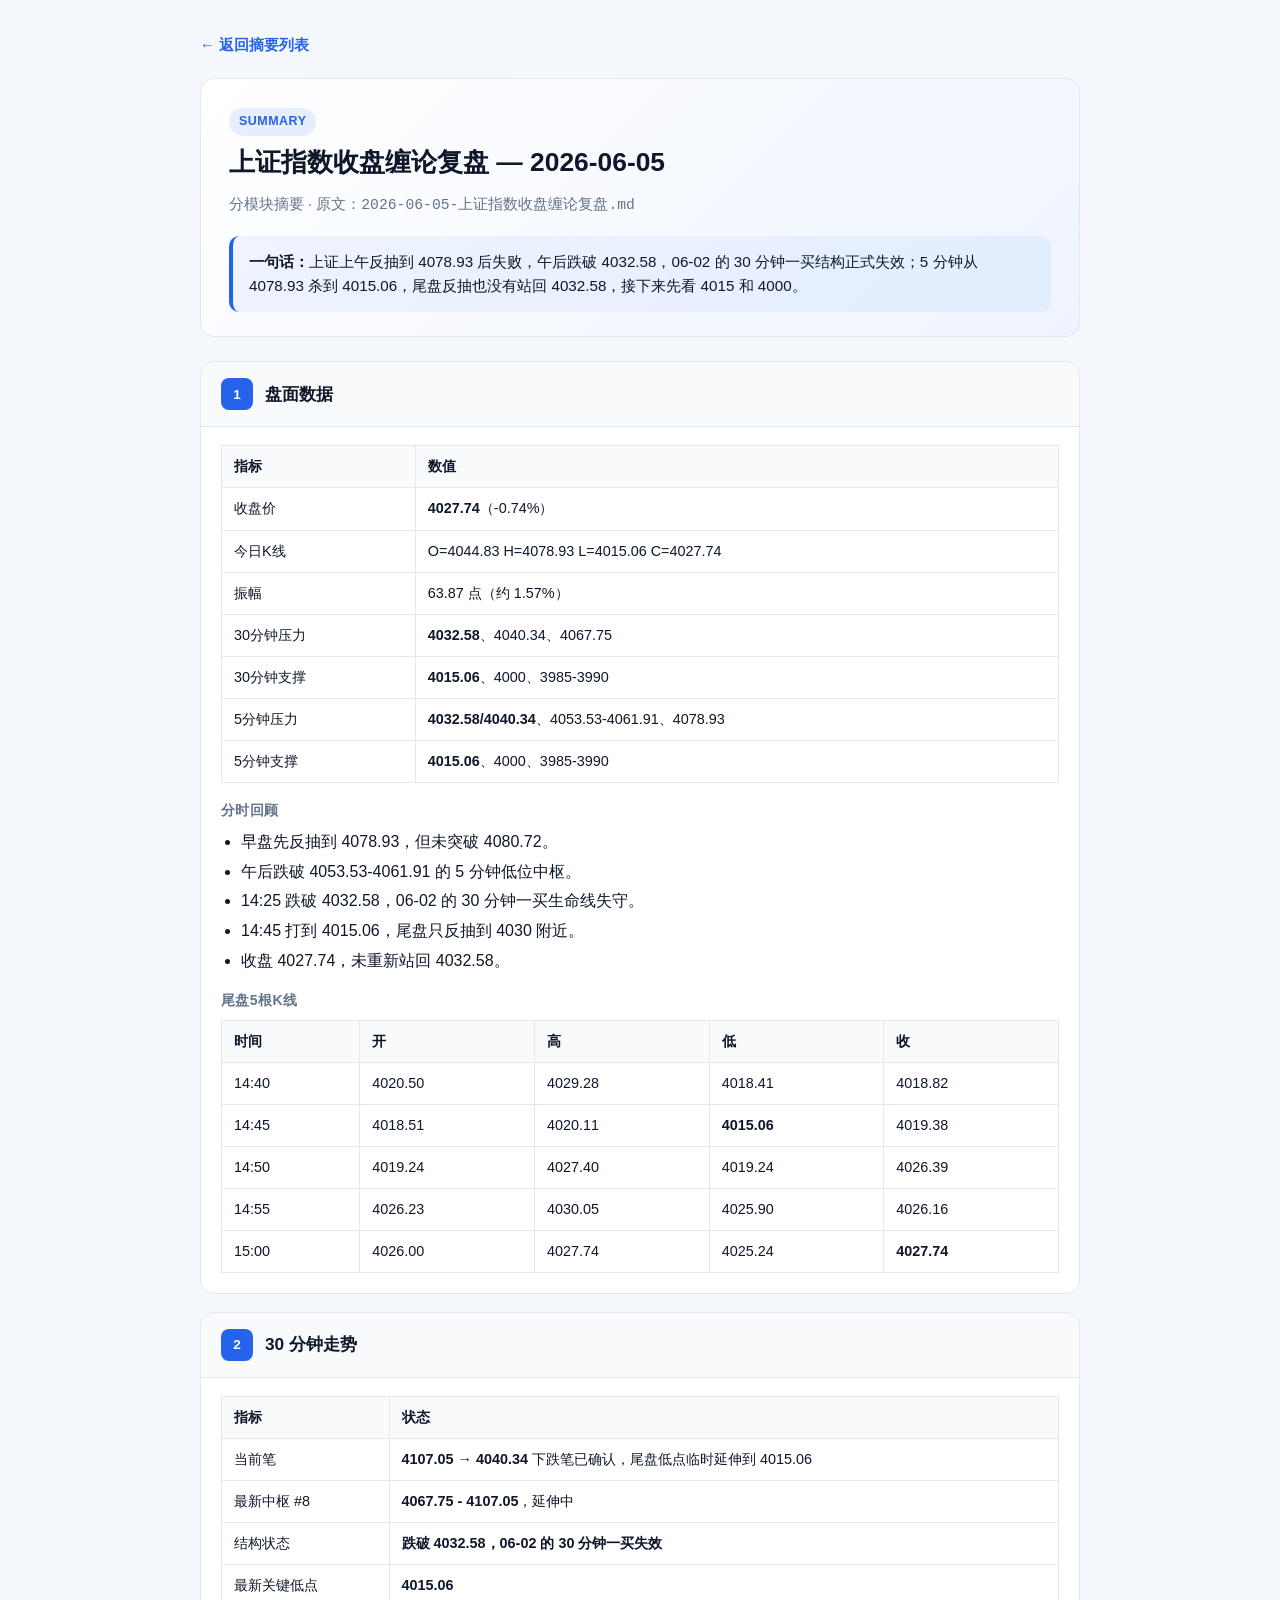
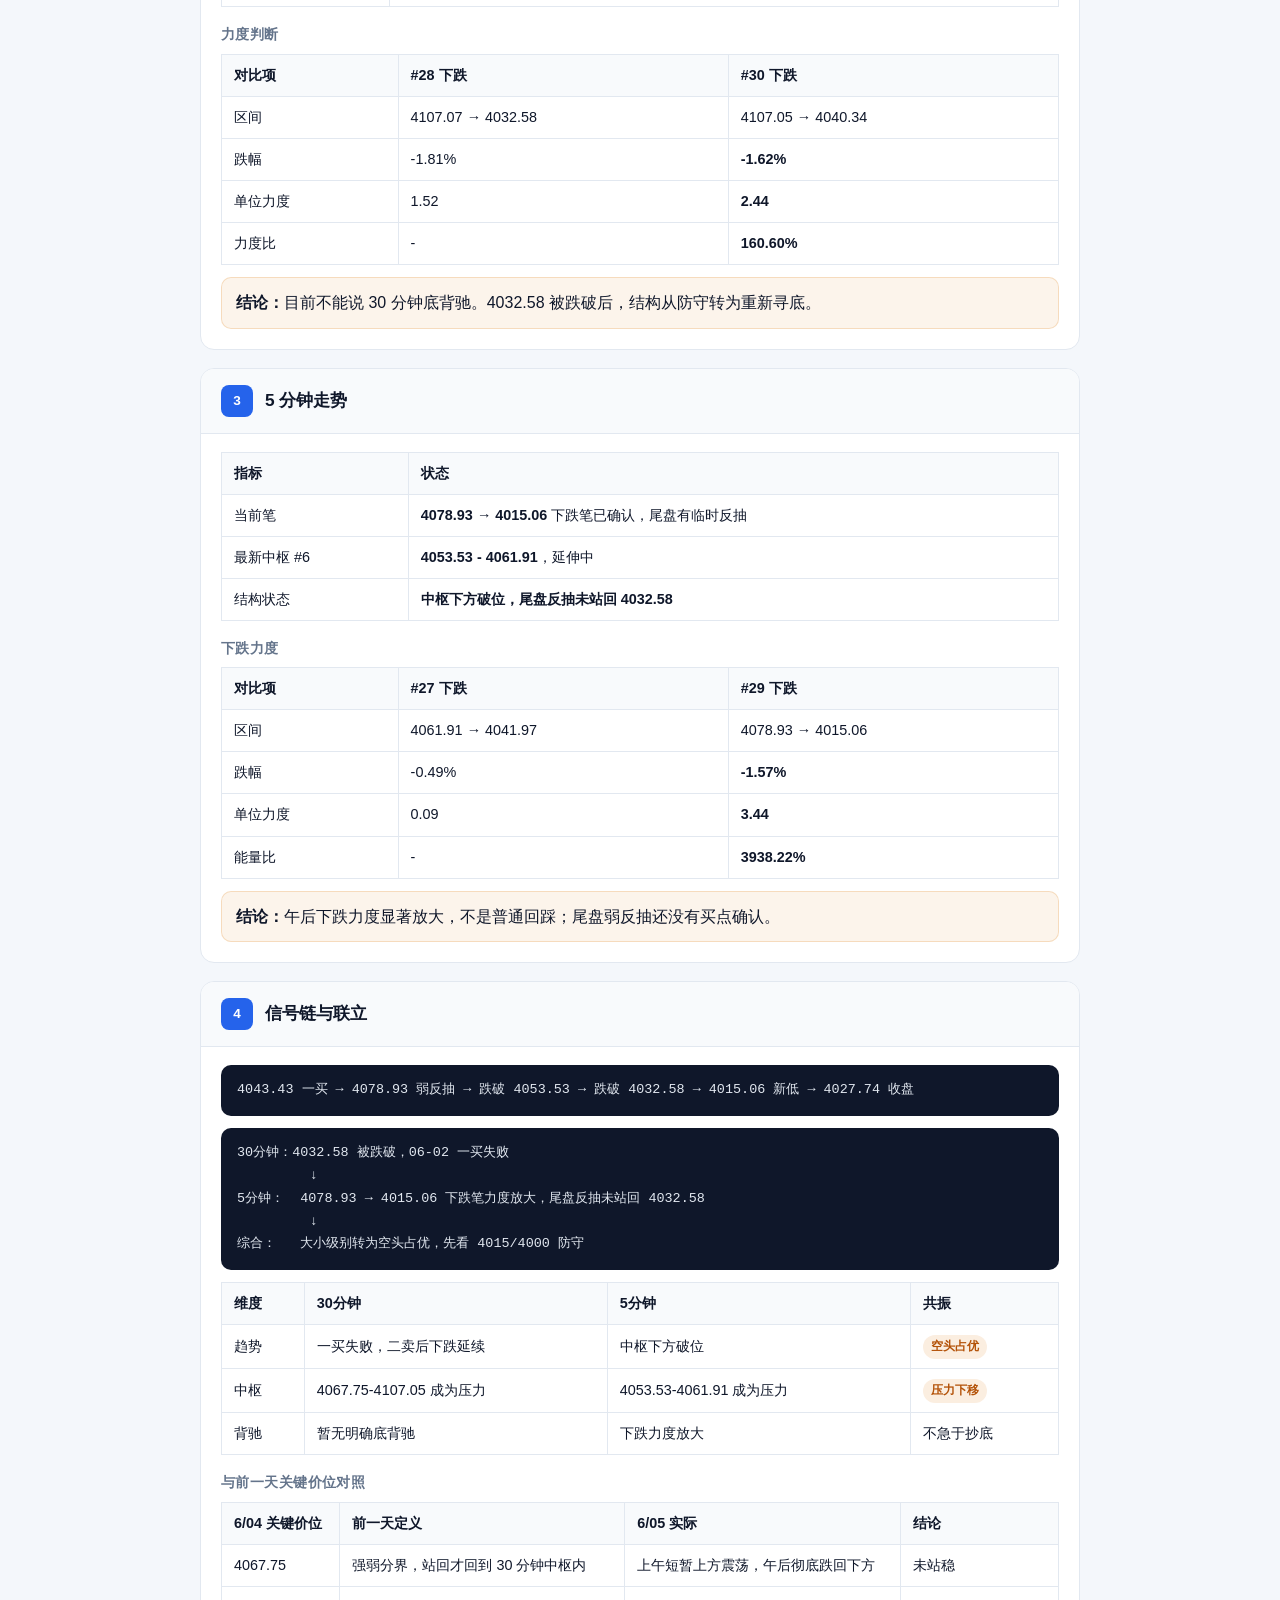
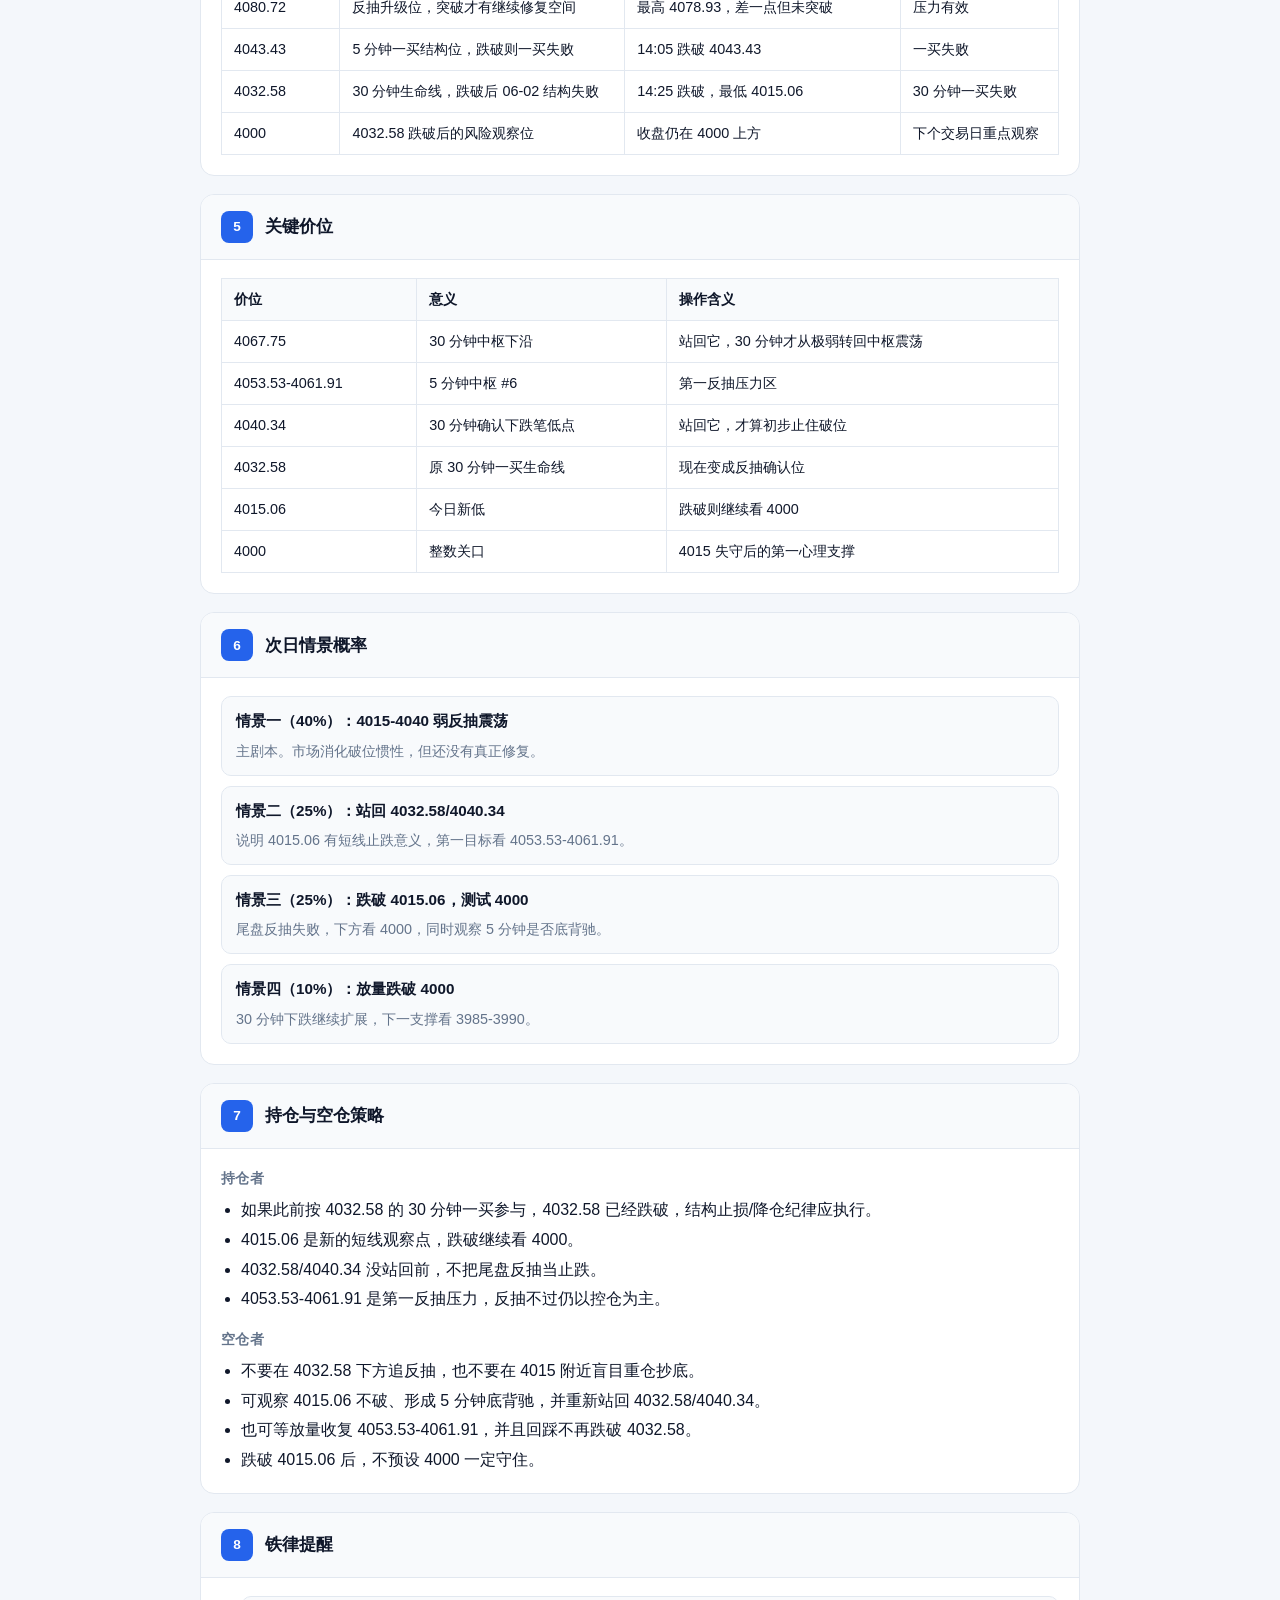
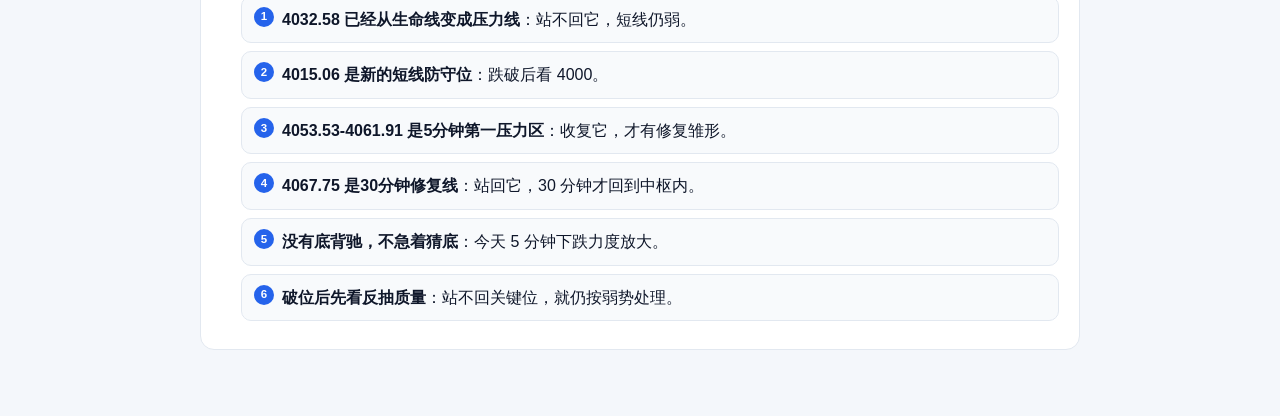
<file: public/daily-review-summaries/2026-06-05-上证指数收盘缠论复盘-summary.html>
<!DOCTYPE html>
<html lang="zh-CN">
<head>
  <meta charset="UTF-8">
  <meta name="viewport" content="width=device-width, initial-scale=1.0">
  <title>2026-06-05 上证指数收盘 · 分模块摘要</title>
  <link rel="stylesheet" href="summary.css">
</head>
<body>
  <main class="page">
    <a class="back-link" href="index.html">← 返回摘要列表</a>

    <header class="hero">
      <div class="badge">Summary</div>
      <h1>上证指数收盘缠论复盘 — 2026-06-05</h1>
      <p class="meta">分模块摘要 · 原文：<code>2026-06-05-上证指数收盘缠论复盘.md</code></p>
      <p class="one-liner"><strong>一句话：</strong>上证上午反抽到 4078.93 后失败，午后跌破 4032.58，06-02 的 30 分钟一买结构正式失效；5 分钟从 4078.93 杀到 4015.06，尾盘反抽也没有站回 4032.58，接下来先看 4015 和 4000。</p>
    </header>

    <section class="module">
      <div class="module-head"><span class="module-num">1</span><h2>盘面数据</h2></div>
      <div class="module-body">
        <table class="data-table">
          <tr><th>指标</th><th>数值</th></tr>
          <tr><td>收盘价</td><td><strong>4027.74</strong>（-0.74%）</td></tr>
          <tr><td>今日K线</td><td>O=4044.83 H=4078.93 L=4015.06 C=4027.74</td></tr>
          <tr><td>振幅</td><td>63.87 点（约 1.57%）</td></tr>
          <tr><td>30分钟压力</td><td><strong>4032.58</strong>、4040.34、4067.75</td></tr>
          <tr><td>30分钟支撑</td><td><strong>4015.06</strong>、4000、3985-3990</td></tr>
          <tr><td>5分钟压力</td><td><strong>4032.58/4040.34</strong>、4053.53-4061.91、4078.93</td></tr>
          <tr><td>5分钟支撑</td><td><strong>4015.06</strong>、4000、3985-3990</td></tr>
        </table>
        <div class="subhead">分时回顾</div>
        <ul>
          <li>早盘先反抽到 4078.93，但未突破 4080.72。</li>
          <li>午后跌破 4053.53-4061.91 的 5 分钟低位中枢。</li>
          <li>14:25 跌破 4032.58，06-02 的 30 分钟一买生命线失守。</li>
          <li>14:45 打到 4015.06，尾盘只反抽到 4030 附近。</li>
          <li>收盘 4027.74，未重新站回 4032.58。</li>
        </ul>
        <div class="subhead">尾盘5根K线</div>
        <table class="data-table">
          <tr><th>时间</th><th>开</th><th>高</th><th>低</th><th>收</th></tr>
          <tr><td>14:40</td><td>4020.50</td><td>4029.28</td><td>4018.41</td><td>4018.82</td></tr>
          <tr><td>14:45</td><td>4018.51</td><td>4020.11</td><td><strong>4015.06</strong></td><td>4019.38</td></tr>
          <tr><td>14:50</td><td>4019.24</td><td>4027.40</td><td>4019.24</td><td>4026.39</td></tr>
          <tr><td>14:55</td><td>4026.23</td><td>4030.05</td><td>4025.90</td><td>4026.16</td></tr>
          <tr><td>15:00</td><td>4026.00</td><td>4027.74</td><td>4025.24</td><td><strong>4027.74</strong></td></tr>
        </table>
      </div>
    </section>

    <section class="module">
      <div class="module-head"><span class="module-num">2</span><h2>30 分钟走势</h2></div>
      <div class="module-body">
        <table class="data-table">
          <tr><th>指标</th><th>状态</th></tr>
          <tr><td>当前笔</td><td><strong>4107.05 → 4040.34</strong> 下跌笔已确认，尾盘低点临时延伸到 4015.06</td></tr>
          <tr><td>最新中枢 #8</td><td><strong>4067.75 - 4107.05</strong>，延伸中</td></tr>
          <tr><td>结构状态</td><td><strong>跌破 4032.58，06-02 的 30 分钟一买失效</strong></td></tr>
          <tr><td>最新关键低点</td><td><strong>4015.06</strong></td></tr>
        </table>
        <div class="subhead">力度判断</div>
        <table class="data-table">
          <tr><th>对比项</th><th>#28 下跌</th><th>#30 下跌</th></tr>
          <tr><td>区间</td><td>4107.07 → 4032.58</td><td>4107.05 → 4040.34</td></tr>
          <tr><td>跌幅</td><td>-1.81%</td><td><strong>-1.62%</strong></td></tr>
          <tr><td>单位力度</td><td>1.52</td><td><strong>2.44</strong></td></tr>
          <tr><td>力度比</td><td>-</td><td><strong>160.60%</strong></td></tr>
        </table>
        <div class="callout warn"><strong>结论：</strong>目前不能说 30 分钟底背驰。4032.58 被跌破后，结构从防守转为重新寻底。</div>
      </div>
    </section>

    <section class="module">
      <div class="module-head"><span class="module-num">3</span><h2>5 分钟走势</h2></div>
      <div class="module-body">
        <table class="data-table">
          <tr><th>指标</th><th>状态</th></tr>
          <tr><td>当前笔</td><td><strong>4078.93 → 4015.06</strong> 下跌笔已确认，尾盘有临时反抽</td></tr>
          <tr><td>最新中枢 #6</td><td><strong>4053.53 - 4061.91</strong>，延伸中</td></tr>
          <tr><td>结构状态</td><td><strong>中枢下方破位，尾盘反抽未站回 4032.58</strong></td></tr>
        </table>
        <div class="subhead">下跌力度</div>
        <table class="data-table">
          <tr><th>对比项</th><th>#27 下跌</th><th>#29 下跌</th></tr>
          <tr><td>区间</td><td>4061.91 → 4041.97</td><td>4078.93 → 4015.06</td></tr>
          <tr><td>跌幅</td><td>-0.49%</td><td><strong>-1.57%</strong></td></tr>
          <tr><td>单位力度</td><td>0.09</td><td><strong>3.44</strong></td></tr>
          <tr><td>能量比</td><td>-</td><td><strong>3938.22%</strong></td></tr>
        </table>
        <div class="callout warn"><strong>结论：</strong>午后下跌力度显著放大，不是普通回踩；尾盘弱反抽还没有买点确认。</div>
      </div>
    </section>

    <section class="module">
      <div class="module-head"><span class="module-num">4</span><h2>信号链与联立</h2></div>
      <div class="module-body">
        <div class="flow">4043.43 一买 → 4078.93 弱反抽 → 跌破 4053.53 → 跌破 4032.58 → 4015.06 新低 → 4027.74 收盘</div>
        <div class="flow">30分钟：4032.58 被跌破，06-02 一买失败
         ↓
5分钟：  4078.93 → 4015.06 下跌笔力度放大，尾盘反抽未站回 4032.58
         ↓
综合：   大小级别转为空头占优，先看 4015/4000 防守</div>
        <table class="data-table">
          <tr><th>维度</th><th>30分钟</th><th>5分钟</th><th>共振</th></tr>
          <tr><td>趋势</td><td>一买失败，二卖后下跌延续</td><td>中枢下方破位</td><td><span class="tag warn">空头占优</span></td></tr>
          <tr><td>中枢</td><td>4067.75-4107.05 成为压力</td><td>4053.53-4061.91 成为压力</td><td><span class="tag warn">压力下移</span></td></tr>
          <tr><td>背驰</td><td>暂无明确底背驰</td><td>下跌力度放大</td><td>不急于抄底</td></tr>
        </table>
        <div class="subhead">与前一天关键价位对照</div>
        <table class="data-table">
          <tr><th>6/04 关键价位</th><th>前一天定义</th><th>6/05 实际</th><th>结论</th></tr>
          <tr><td>4067.75</td><td>强弱分界，站回才回到 30 分钟中枢内</td><td>上午短暂上方震荡，午后彻底跌回下方</td><td>未站稳</td></tr>
          <tr><td>4080.72</td><td>反抽升级位，突破才有继续修复空间</td><td>最高 4078.93，差一点但未突破</td><td>压力有效</td></tr>
          <tr><td>4043.43</td><td>5 分钟一买结构位，跌破则一买失败</td><td>14:05 跌破 4043.43</td><td>一买失败</td></tr>
          <tr><td>4032.58</td><td>30 分钟生命线，跌破后 06-02 结构失败</td><td>14:25 跌破，最低 4015.06</td><td>30 分钟一买失败</td></tr>
          <tr><td>4000</td><td>4032.58 跌破后的风险观察位</td><td>收盘仍在 4000 上方</td><td>下个交易日重点观察</td></tr>
        </table>
      </div>
    </section>

    <section class="module">
      <div class="module-head"><span class="module-num">5</span><h2>关键价位</h2></div>
      <div class="module-body">
        <table class="data-table">
          <tr><th>价位</th><th>意义</th><th>操作含义</th></tr>
          <tr><td>4067.75</td><td>30 分钟中枢下沿</td><td>站回它，30 分钟才从极弱转回中枢震荡</td></tr>
          <tr><td>4053.53-4061.91</td><td>5 分钟中枢 #6</td><td>第一反抽压力区</td></tr>
          <tr><td>4040.34</td><td>30 分钟确认下跌笔低点</td><td>站回它，才算初步止住破位</td></tr>
          <tr><td>4032.58</td><td>原 30 分钟一买生命线</td><td>现在变成反抽确认位</td></tr>
          <tr><td>4015.06</td><td>今日新低</td><td>跌破则继续看 4000</td></tr>
          <tr><td>4000</td><td>整数关口</td><td>4015 失守后的第一心理支撑</td></tr>
        </table>
      </div>
    </section>

    <section class="module">
      <div class="module-head"><span class="module-num">6</span><h2>次日情景概率</h2></div>
      <div class="module-body">
        <div class="scenario"><h4>情景一（40%）：4015-4040 弱反抽震荡</h4><p>主剧本。市场消化破位惯性，但还没有真正修复。</p></div>
        <div class="scenario"><h4>情景二（25%）：站回 4032.58/4040.34</h4><p>说明 4015.06 有短线止跌意义，第一目标看 4053.53-4061.91。</p></div>
        <div class="scenario"><h4>情景三（25%）：跌破 4015.06，测试 4000</h4><p>尾盘反抽失败，下方看 4000，同时观察 5 分钟是否底背驰。</p></div>
        <div class="scenario"><h4>情景四（10%）：放量跌破 4000</h4><p>30 分钟下跌继续扩展，下一支撑看 3985-3990。</p></div>
      </div>
    </section>

    <section class="module">
      <div class="module-head"><span class="module-num">7</span><h2>持仓与空仓策略</h2></div>
      <div class="module-body">
        <div class="subhead">持仓者</div>
        <ul>
          <li>如果此前按 4032.58 的 30 分钟一买参与，4032.58 已经跌破，结构止损/降仓纪律应执行。</li>
          <li>4015.06 是新的短线观察点，跌破继续看 4000。</li>
          <li>4032.58/4040.34 没站回前，不把尾盘反抽当止跌。</li>
          <li>4053.53-4061.91 是第一反抽压力，反抽不过仍以控仓为主。</li>
        </ul>
        <div class="subhead">空仓者</div>
        <ul>
          <li>不要在 4032.58 下方追反抽，也不要在 4015 附近盲目重仓抄底。</li>
          <li>可观察 4015.06 不破、形成 5 分钟底背驰，并重新站回 4032.58/4040.34。</li>
          <li>也可等放量收复 4053.53-4061.91，并且回踩不再跌破 4032.58。</li>
          <li>跌破 4015.06 后，不预设 4000 一定守住。</li>
        </ul>
      </div>
    </section>
    <section class="module">
      <div class="module-head"><span class="module-num">8</span><h2>铁律提醒</h2></div>
      <div class="module-body">
        <ol class="rules">
          <li><strong>4032.58 已经从生命线变成压力线</strong>：站不回它，短线仍弱。</li>
          <li><strong>4015.06 是新的短线防守位</strong>：跌破后看 4000。</li>
          <li><strong>4053.53-4061.91 是5分钟第一压力区</strong>：收复它，才有修复雏形。</li>
          <li><strong>4067.75 是30分钟修复线</strong>：站回它，30 分钟才回到中枢内。</li>
          <li><strong>没有底背驰，不急着猜底</strong>：今天 5 分钟下跌力度放大。</li>
          <li><strong>破位后先看反抽质量</strong>：站不回关键位，就仍按弱势处理。</li>
        </ol>
      </div>
    </section>
  </main>
</body>
</html>
</file>
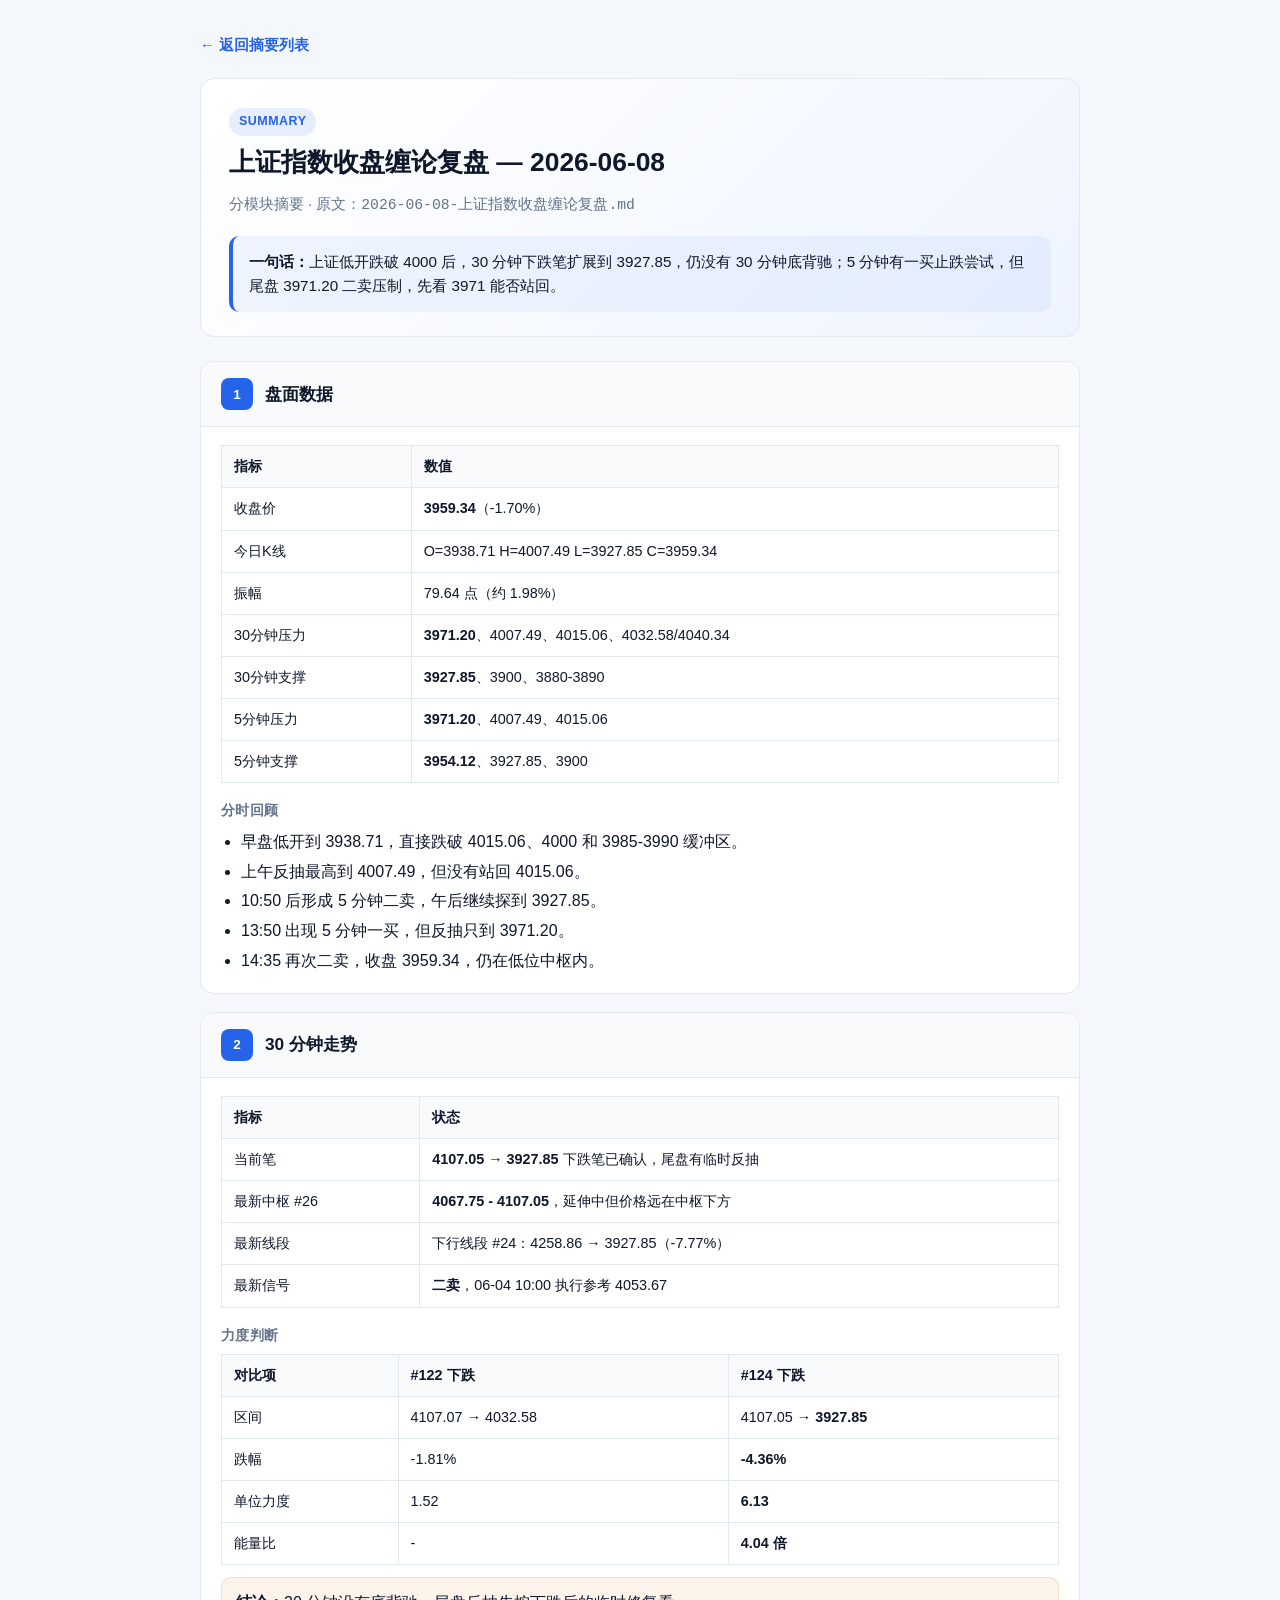
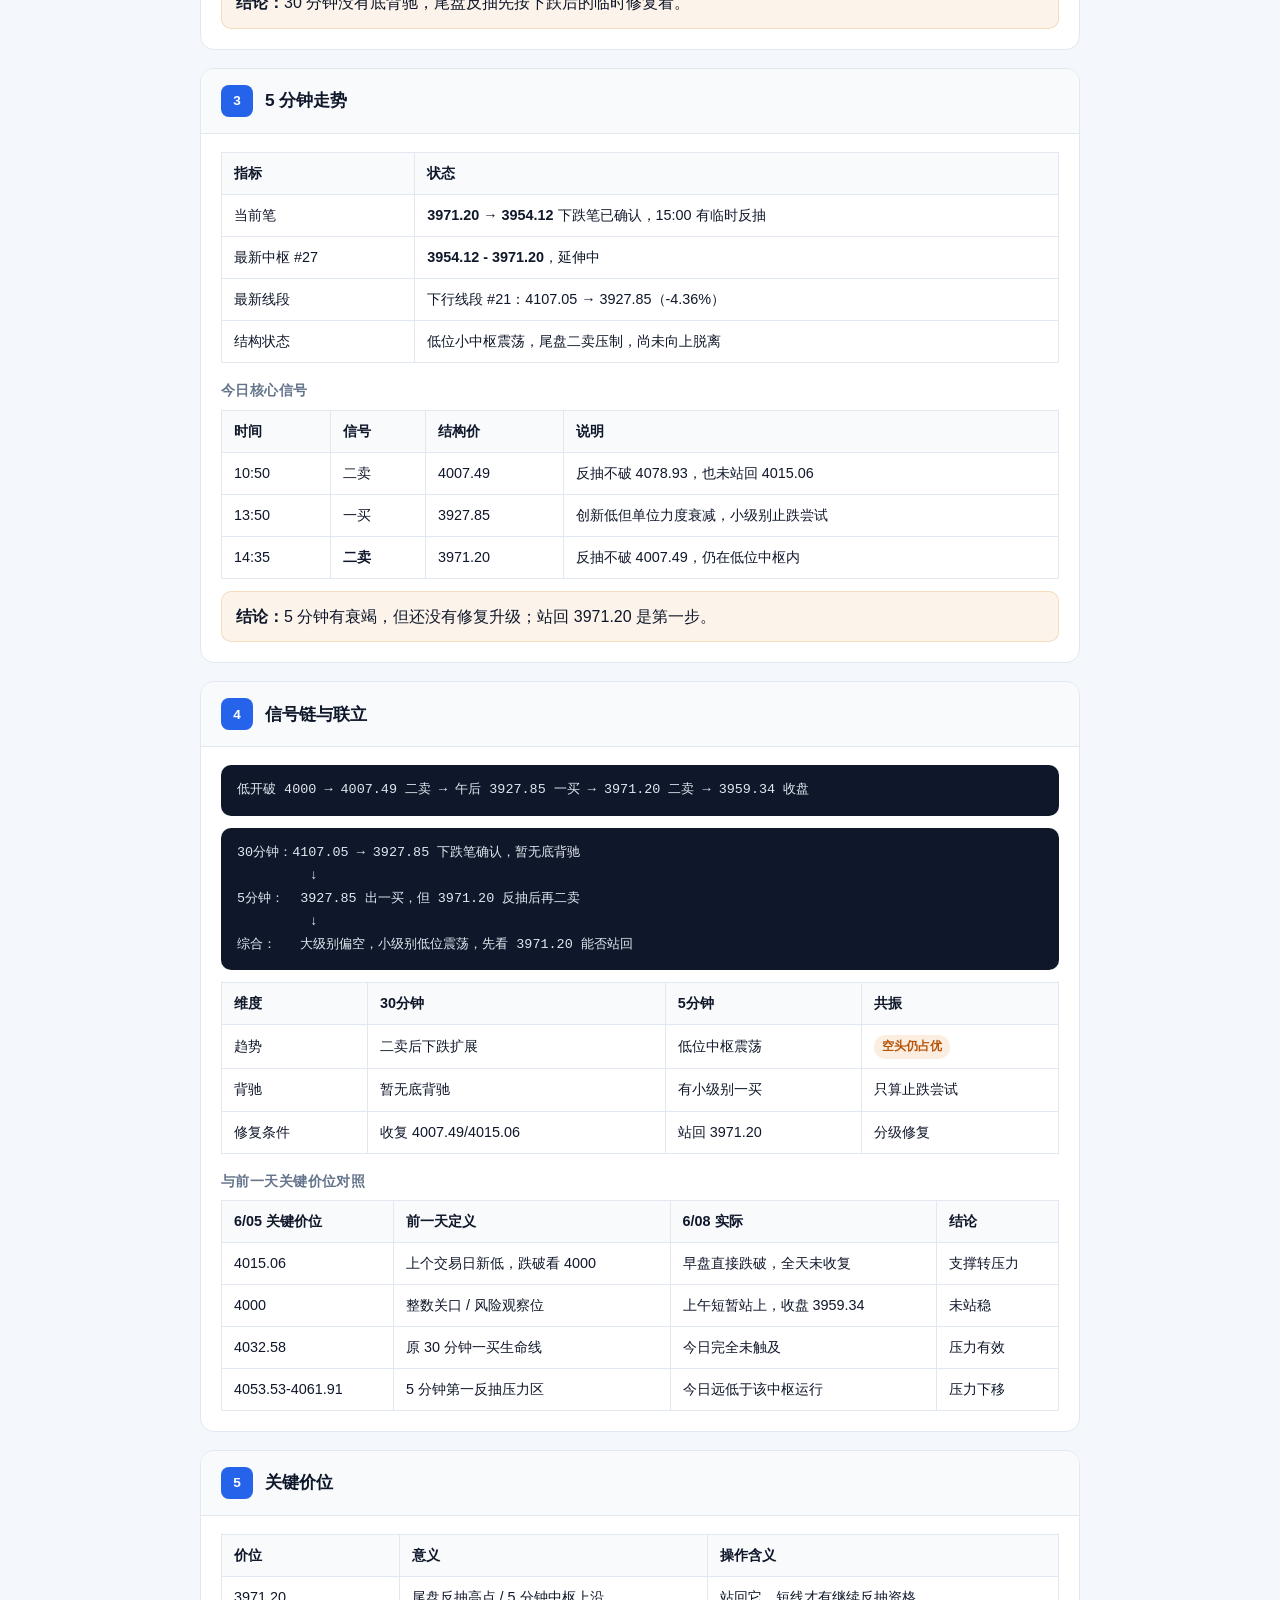
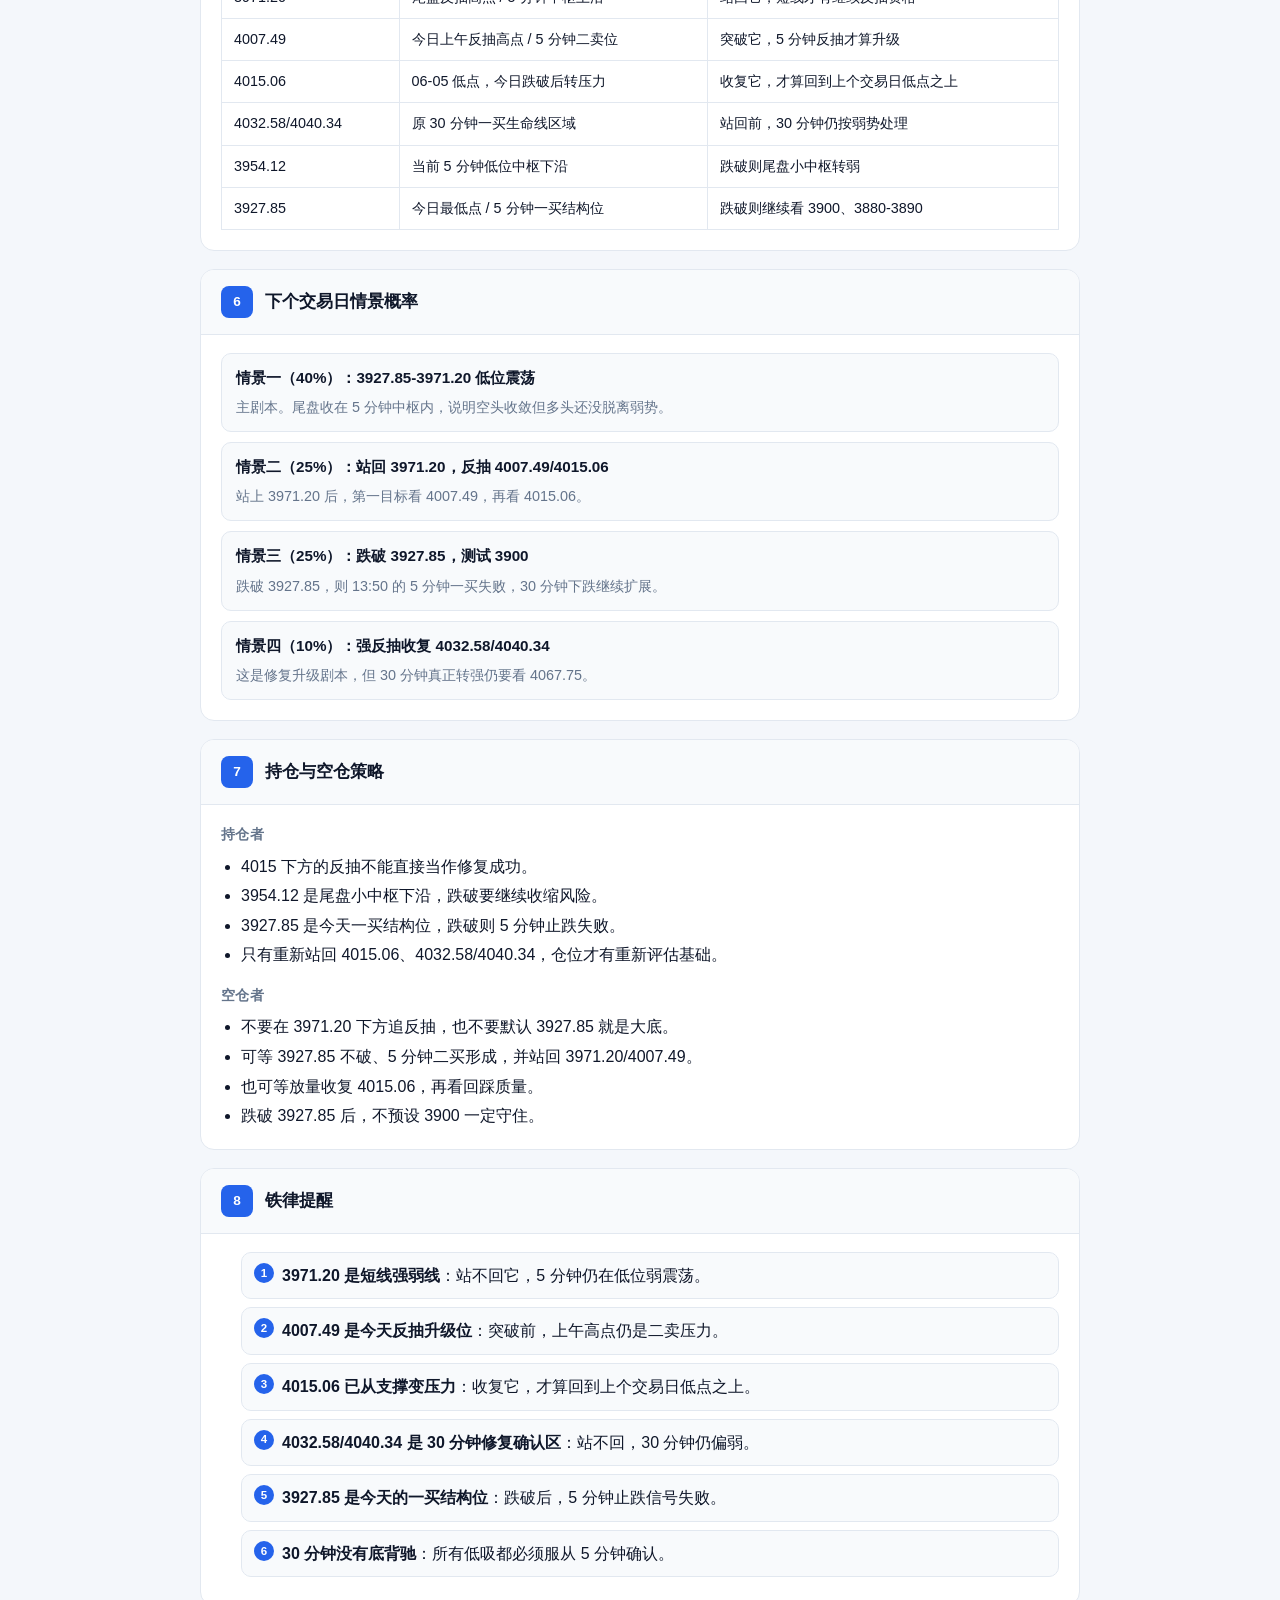
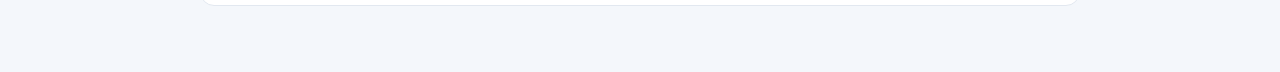
<file: public/daily-review-summaries/2026-06-08-上证指数收盘缠论复盘-summary.html>
<!DOCTYPE html>
<html lang="zh-CN">
<head>
  <meta charset="UTF-8">
  <meta name="viewport" content="width=device-width, initial-scale=1.0">
  <title>2026-06-08 上证指数收盘 · 分模块摘要</title>
  <link rel="stylesheet" href="summary.css">
</head>
<body>
  <main class="page">
    <a class="back-link" href="index.html">← 返回摘要列表</a>

    <header class="hero">
      <div class="badge">Summary</div>
      <h1>上证指数收盘缠论复盘 — 2026-06-08</h1>
      <p class="meta">分模块摘要 · 原文：<code>2026-06-08-上证指数收盘缠论复盘.md</code></p>
      <p class="one-liner"><strong>一句话：</strong>上证低开跌破 4000 后，30 分钟下跌笔扩展到 3927.85，仍没有 30 分钟底背驰；5 分钟有一买止跌尝试，但尾盘 3971.20 二卖压制，先看 3971 能否站回。</p>
    </header>

    <section class="module">
      <div class="module-head"><span class="module-num">1</span><h2>盘面数据</h2></div>
      <div class="module-body">
        <table class="data-table">
          <tr><th>指标</th><th>数值</th></tr>
          <tr><td>收盘价</td><td><strong>3959.34</strong>（-1.70%）</td></tr>
          <tr><td>今日K线</td><td>O=3938.71 H=4007.49 L=3927.85 C=3959.34</td></tr>
          <tr><td>振幅</td><td>79.64 点（约 1.98%）</td></tr>
          <tr><td>30分钟压力</td><td><strong>3971.20</strong>、4007.49、4015.06、4032.58/4040.34</td></tr>
          <tr><td>30分钟支撑</td><td><strong>3927.85</strong>、3900、3880-3890</td></tr>
          <tr><td>5分钟压力</td><td><strong>3971.20</strong>、4007.49、4015.06</td></tr>
          <tr><td>5分钟支撑</td><td><strong>3954.12</strong>、3927.85、3900</td></tr>
        </table>
        <div class="subhead">分时回顾</div>
        <ul>
          <li>早盘低开到 3938.71，直接跌破 4015.06、4000 和 3985-3990 缓冲区。</li>
          <li>上午反抽最高到 4007.49，但没有站回 4015.06。</li>
          <li>10:50 后形成 5 分钟二卖，午后继续探到 3927.85。</li>
          <li>13:50 出现 5 分钟一买，但反抽只到 3971.20。</li>
          <li>14:35 再次二卖，收盘 3959.34，仍在低位中枢内。</li>
        </ul>
      </div>
    </section>

    <section class="module">
      <div class="module-head"><span class="module-num">2</span><h2>30 分钟走势</h2></div>
      <div class="module-body">
        <table class="data-table">
          <tr><th>指标</th><th>状态</th></tr>
          <tr><td>当前笔</td><td><strong>4107.05 → 3927.85</strong> 下跌笔已确认，尾盘有临时反抽</td></tr>
          <tr><td>最新中枢 #26</td><td><strong>4067.75 - 4107.05</strong>，延伸中但价格远在中枢下方</td></tr>
          <tr><td>最新线段</td><td>下行线段 #24：4258.86 → 3927.85（-7.77%）</td></tr>
          <tr><td>最新信号</td><td><strong>二卖</strong>，06-04 10:00 执行参考 4053.67</td></tr>
        </table>
        <div class="subhead">力度判断</div>
        <table class="data-table">
          <tr><th>对比项</th><th>#122 下跌</th><th>#124 下跌</th></tr>
          <tr><td>区间</td><td>4107.07 → 4032.58</td><td>4107.05 → <strong>3927.85</strong></td></tr>
          <tr><td>跌幅</td><td>-1.81%</td><td><strong>-4.36%</strong></td></tr>
          <tr><td>单位力度</td><td>1.52</td><td><strong>6.13</strong></td></tr>
          <tr><td>能量比</td><td>-</td><td><strong>4.04 倍</strong></td></tr>
        </table>
        <div class="callout warn"><strong>结论：</strong>30 分钟没有底背驰，尾盘反抽先按下跌后的临时修复看。</div>
      </div>
    </section>

    <section class="module">
      <div class="module-head"><span class="module-num">3</span><h2>5 分钟走势</h2></div>
      <div class="module-body">
        <table class="data-table">
          <tr><th>指标</th><th>状态</th></tr>
          <tr><td>当前笔</td><td><strong>3971.20 → 3954.12</strong> 下跌笔已确认，15:00 有临时反抽</td></tr>
          <tr><td>最新中枢 #27</td><td><strong>3954.12 - 3971.20</strong>，延伸中</td></tr>
          <tr><td>最新线段</td><td>下行线段 #21：4107.05 → 3927.85（-4.36%）</td></tr>
          <tr><td>结构状态</td><td>低位小中枢震荡，尾盘二卖压制，尚未向上脱离</td></tr>
        </table>
        <div class="subhead">今日核心信号</div>
        <table class="data-table">
          <tr><th>时间</th><th>信号</th><th>结构价</th><th>说明</th></tr>
          <tr><td>10:50</td><td>二卖</td><td>4007.49</td><td>反抽不破 4078.93，也未站回 4015.06</td></tr>
          <tr><td>13:50</td><td>一买</td><td>3927.85</td><td>创新低但单位力度衰减，小级别止跌尝试</td></tr>
          <tr><td>14:35</td><td><strong>二卖</strong></td><td>3971.20</td><td>反抽不破 4007.49，仍在低位中枢内</td></tr>
        </table>
        <div class="callout warn"><strong>结论：</strong>5 分钟有衰竭，但还没有修复升级；站回 3971.20 是第一步。</div>
      </div>
    </section>

    <section class="module">
      <div class="module-head"><span class="module-num">4</span><h2>信号链与联立</h2></div>
      <div class="module-body">
        <div class="flow">低开破 4000 → 4007.49 二卖 → 午后 3927.85 一买 → 3971.20 二卖 → 3959.34 收盘</div>
        <div class="flow">30分钟：4107.05 → 3927.85 下跌笔确认，暂无底背驰
         ↓
5分钟：  3927.85 出一买，但 3971.20 反抽后再二卖
         ↓
综合：   大级别偏空，小级别低位震荡，先看 3971.20 能否站回</div>
        <table class="data-table">
          <tr><th>维度</th><th>30分钟</th><th>5分钟</th><th>共振</th></tr>
          <tr><td>趋势</td><td>二卖后下跌扩展</td><td>低位中枢震荡</td><td><span class="tag warn">空头仍占优</span></td></tr>
          <tr><td>背驰</td><td>暂无底背驰</td><td>有小级别一买</td><td>只算止跌尝试</td></tr>
          <tr><td>修复条件</td><td>收复 4007.49/4015.06</td><td>站回 3971.20</td><td>分级修复</td></tr>
        </table>
        <div class="subhead">与前一天关键价位对照</div>
        <table class="data-table">
          <tr><th>6/05 关键价位</th><th>前一天定义</th><th>6/08 实际</th><th>结论</th></tr>
          <tr><td>4015.06</td><td>上个交易日新低，跌破看 4000</td><td>早盘直接跌破，全天未收复</td><td>支撑转压力</td></tr>
          <tr><td>4000</td><td>整数关口 / 风险观察位</td><td>上午短暂站上，收盘 3959.34</td><td>未站稳</td></tr>
          <tr><td>4032.58</td><td>原 30 分钟一买生命线</td><td>今日完全未触及</td><td>压力有效</td></tr>
          <tr><td>4053.53-4061.91</td><td>5 分钟第一反抽压力区</td><td>今日远低于该中枢运行</td><td>压力下移</td></tr>
        </table>
      </div>
    </section>

    <section class="module">
      <div class="module-head"><span class="module-num">5</span><h2>关键价位</h2></div>
      <div class="module-body">
        <table class="data-table">
          <tr><th>价位</th><th>意义</th><th>操作含义</th></tr>
          <tr><td>3971.20</td><td>尾盘反抽高点 / 5 分钟中枢上沿</td><td>站回它，短线才有继续反抽资格</td></tr>
          <tr><td>4007.49</td><td>今日上午反抽高点 / 5 分钟二卖位</td><td>突破它，5 分钟反抽才算升级</td></tr>
          <tr><td>4015.06</td><td>06-05 低点，今日跌破后转压力</td><td>收复它，才算回到上个交易日低点之上</td></tr>
          <tr><td>4032.58/4040.34</td><td>原 30 分钟一买生命线区域</td><td>站回前，30 分钟仍按弱势处理</td></tr>
          <tr><td>3954.12</td><td>当前 5 分钟低位中枢下沿</td><td>跌破则尾盘小中枢转弱</td></tr>
          <tr><td>3927.85</td><td>今日最低点 / 5 分钟一买结构位</td><td>跌破则继续看 3900、3880-3890</td></tr>
        </table>
      </div>
    </section>

    <section class="module">
      <div class="module-head"><span class="module-num">6</span><h2>下个交易日情景概率</h2></div>
      <div class="module-body">
        <div class="scenario"><h4>情景一（40%）：3927.85-3971.20 低位震荡</h4><p>主剧本。尾盘收在 5 分钟中枢内，说明空头收敛但多头还没脱离弱势。</p></div>
        <div class="scenario"><h4>情景二（25%）：站回 3971.20，反抽 4007.49/4015.06</h4><p>站上 3971.20 后，第一目标看 4007.49，再看 4015.06。</p></div>
        <div class="scenario"><h4>情景三（25%）：跌破 3927.85，测试 3900</h4><p>跌破 3927.85，则 13:50 的 5 分钟一买失败，30 分钟下跌继续扩展。</p></div>
        <div class="scenario"><h4>情景四（10%）：强反抽收复 4032.58/4040.34</h4><p>这是修复升级剧本，但 30 分钟真正转强仍要看 4067.75。</p></div>
      </div>
    </section>

    <section class="module">
      <div class="module-head"><span class="module-num">7</span><h2>持仓与空仓策略</h2></div>
      <div class="module-body">
        <div class="subhead">持仓者</div>
        <ul>
          <li>4015 下方的反抽不能直接当作修复成功。</li>
          <li>3954.12 是尾盘小中枢下沿，跌破要继续收缩风险。</li>
          <li>3927.85 是今天一买结构位，跌破则 5 分钟止跌失败。</li>
          <li>只有重新站回 4015.06、4032.58/4040.34，仓位才有重新评估基础。</li>
        </ul>
        <div class="subhead">空仓者</div>
        <ul>
          <li>不要在 3971.20 下方追反抽，也不要默认 3927.85 就是大底。</li>
          <li>可等 3927.85 不破、5 分钟二买形成，并站回 3971.20/4007.49。</li>
          <li>也可等放量收复 4015.06，再看回踩质量。</li>
          <li>跌破 3927.85 后，不预设 3900 一定守住。</li>
        </ul>
      </div>
    </section>

    <section class="module">
      <div class="module-head"><span class="module-num">8</span><h2>铁律提醒</h2></div>
      <div class="module-body">
        <ol class="rules">
          <li><strong>3971.20 是短线强弱线</strong>：站不回它，5 分钟仍在低位弱震荡。</li>
          <li><strong>4007.49 是今天反抽升级位</strong>：突破前，上午高点仍是二卖压力。</li>
          <li><strong>4015.06 已从支撑变压力</strong>：收复它，才算回到上个交易日低点之上。</li>
          <li><strong>4032.58/4040.34 是 30 分钟修复确认区</strong>：站不回，30 分钟仍偏弱。</li>
          <li><strong>3927.85 是今天的一买结构位</strong>：跌破后，5 分钟止跌信号失败。</li>
          <li><strong>30 分钟没有底背驰</strong>：所有低吸都必须服从 5 分钟确认。</li>
        </ol>
      </div>
    </section>
  </main>
</body>
</html>
</file>
<file: public/daily-review-summaries/summary.css>
:root {
  --bg: #f4f7fb;
  --panel: #ffffff;
  --surface: #f8fafc;
  --text: #0f172a;
  --muted: #64748b;
  --line: #e2e8f0;
  --price: #2563eb;
  --bull: #047857;
  --bear: #b91c1c;
  --warn: #b45309;
  --radius: 14px;
  --radius-sm: 10px;
}

* {
  box-sizing: border-box;
}

body {
  margin: 0;
  font-family: "Segoe UI", "PingFang SC", "Microsoft YaHei", sans-serif;
  background: var(--bg);
  color: var(--text);
  line-height: 1.6;
}

.page {
  max-width: 920px;
  margin: 0 auto;
  padding: 32px 20px 48px;
}

.back-link {
  display: inline-flex;
  align-items: center;
  gap: 6px;
  margin-bottom: 20px;
  color: var(--price);
  text-decoration: none;
  font-size: 0.92rem;
  font-weight: 600;
}

.back-link:hover {
  text-decoration: underline;
}

.hero {
  background: linear-gradient(135deg, #ffffff 0%, #eef4ff 100%);
  border: 1px solid var(--line);
  border-radius: var(--radius);
  padding: 28px 28px 24px;
  margin-bottom: 24px;
}

.hero .badge {
  display: inline-block;
  padding: 4px 10px;
  border-radius: 999px;
  background: rgba(37, 99, 235, 0.1);
  color: var(--price);
  font-size: 0.78rem;
  font-weight: 700;
  letter-spacing: 0.04em;
  text-transform: uppercase;
  margin-bottom: 10px;
}

.hero h1 {
  margin: 0 0 8px;
  font-size: 1.65rem;
  line-height: 1.25;
}

.hero .meta {
  color: var(--muted);
  font-size: 0.92rem;
}

.hero .one-liner {
  margin: 18px 0 0;
  padding: 14px 16px;
  border-left: 4px solid var(--price);
  border-radius: var(--radius-sm);
  background: rgba(37, 99, 235, 0.06);
  font-size: 0.95rem;
}

.module {
  background: var(--panel);
  border: 1px solid var(--line);
  border-radius: var(--radius);
  margin-bottom: 18px;
  overflow: hidden;
}

.module-head {
  display: flex;
  align-items: center;
  gap: 12px;
  padding: 16px 20px;
  background: var(--surface);
  border-bottom: 1px solid var(--line);
}

.module-num {
  flex: 0 0 auto;
  width: 32px;
  height: 32px;
  display: grid;
  place-items: center;
  border-radius: 8px;
  background: var(--price);
  color: #fff;
  font-size: 0.85rem;
  font-weight: 800;
}

.module-head h2 {
  margin: 0;
  font-size: 1.08rem;
}

.module-body {
  padding: 18px 20px 20px;
}

.module-body > *:last-child {
  margin-bottom: 0;
}

.module-body p,
.module-body ul,
.module-body ol {
  margin: 0 0 12px;
}

.module-body ul,
.module-body ol {
  padding-left: 1.25rem;
}

.module-body li + li {
  margin-top: 4px;
}

.subhead {
  margin: 16px 0 8px;
  font-size: 0.88rem;
  font-weight: 700;
  color: var(--muted);
  text-transform: uppercase;
  letter-spacing: 0.03em;
}

.subhead:first-child {
  margin-top: 0;
}

.data-table {
  width: 100%;
  border-collapse: collapse;
  font-size: 0.9rem;
  margin-bottom: 12px;
}

.data-table th,
.data-table td {
  padding: 9px 12px;
  border: 1px solid var(--line);
  text-align: left;
}

.data-table th {
  background: var(--surface);
  font-weight: 700;
  white-space: nowrap;
}

.tag {
  display: inline-block;
  padding: 2px 8px;
  border-radius: 999px;
  font-size: 0.78rem;
  font-weight: 700;
}

.tag.bull {
  background: rgba(5, 150, 105, 0.12);
  color: var(--bull);
}

.tag.bear {
  background: rgba(220, 38, 38, 0.1);
  color: var(--bear);
}

.tag.neutral {
  background: rgba(104, 119, 137, 0.12);
  color: #526173;
}

.tag.warn {
  background: rgba(217, 119, 6, 0.12);
  color: var(--warn);
}

.flow {
  padding: 14px 16px;
  border-radius: var(--radius-sm);
  background: #0f172a;
  color: #e2e8f0;
  font-family: Consolas, "SFMono-Regular", monospace;
  font-size: 0.84rem;
  line-height: 1.7;
  white-space: pre-wrap;
  margin-bottom: 12px;
}

.callout {
  padding: 12px 14px;
  border-radius: var(--radius-sm);
  background: rgba(37, 99, 235, 0.06);
  border: 1px solid rgba(37, 99, 235, 0.15);
  margin-bottom: 12px;
}

.callout.warn {
  background: rgba(217, 119, 6, 0.08);
  border-color: rgba(217, 119, 6, 0.2);
}

.callout strong {
  color: var(--text);
}

.scenario {
  padding: 12px 14px;
  border: 1px solid var(--line);
  border-radius: var(--radius-sm);
  margin-bottom: 10px;
  background: var(--surface);
}

.scenario h4 {
  margin: 0 0 6px;
  font-size: 0.95rem;
}

.scenario p {
  margin: 0;
  font-size: 0.9rem;
  color: var(--muted);
}

.rules {
  counter-reset: rule;
  list-style: none;
  padding: 0;
  margin: 0;
}

.rules li {
  counter-increment: rule;
  position: relative;
  padding: 10px 12px 10px 40px;
  border: 1px solid var(--line);
  border-radius: var(--radius-sm);
  margin-bottom: 8px;
  background: var(--surface);
}

.rules li::before {
  content: counter(rule);
  position: absolute;
  left: 12px;
  top: 10px;
  width: 20px;
  height: 20px;
  display: grid;
  place-items: center;
  border-radius: 50%;
  background: var(--price);
  color: #fff;
  font-size: 0.72rem;
  font-weight: 800;
}

.index-list {
  display: flex;
  flex-direction: column;
  gap: 10px;
}

.index-item {
  display: block;
  padding: 16px 18px;
  border: 1px solid var(--line);
  border-radius: var(--radius-sm);
  background: var(--panel);
  color: inherit;
  text-decoration: none;
  transition: border-color 160ms ease, background 160ms ease;
}

.index-item:hover {
  border-color: var(--price);
  background: rgba(37, 99, 235, 0.04);
}

.index-item strong {
  display: block;
  margin-bottom: 4px;
  font-size: 1rem;
}

.index-item span {
  color: var(--muted);
  font-size: 0.88rem;
}

@media (max-width: 640px) {
  .page {
    padding: 20px 14px 32px;
  }

  .hero {
    padding: 20px 18px;
  }

  .data-table {
    font-size: 0.82rem;
  }

  .data-table th,
  .data-table td {
    padding: 7px 8px;
  }
}
</file>
